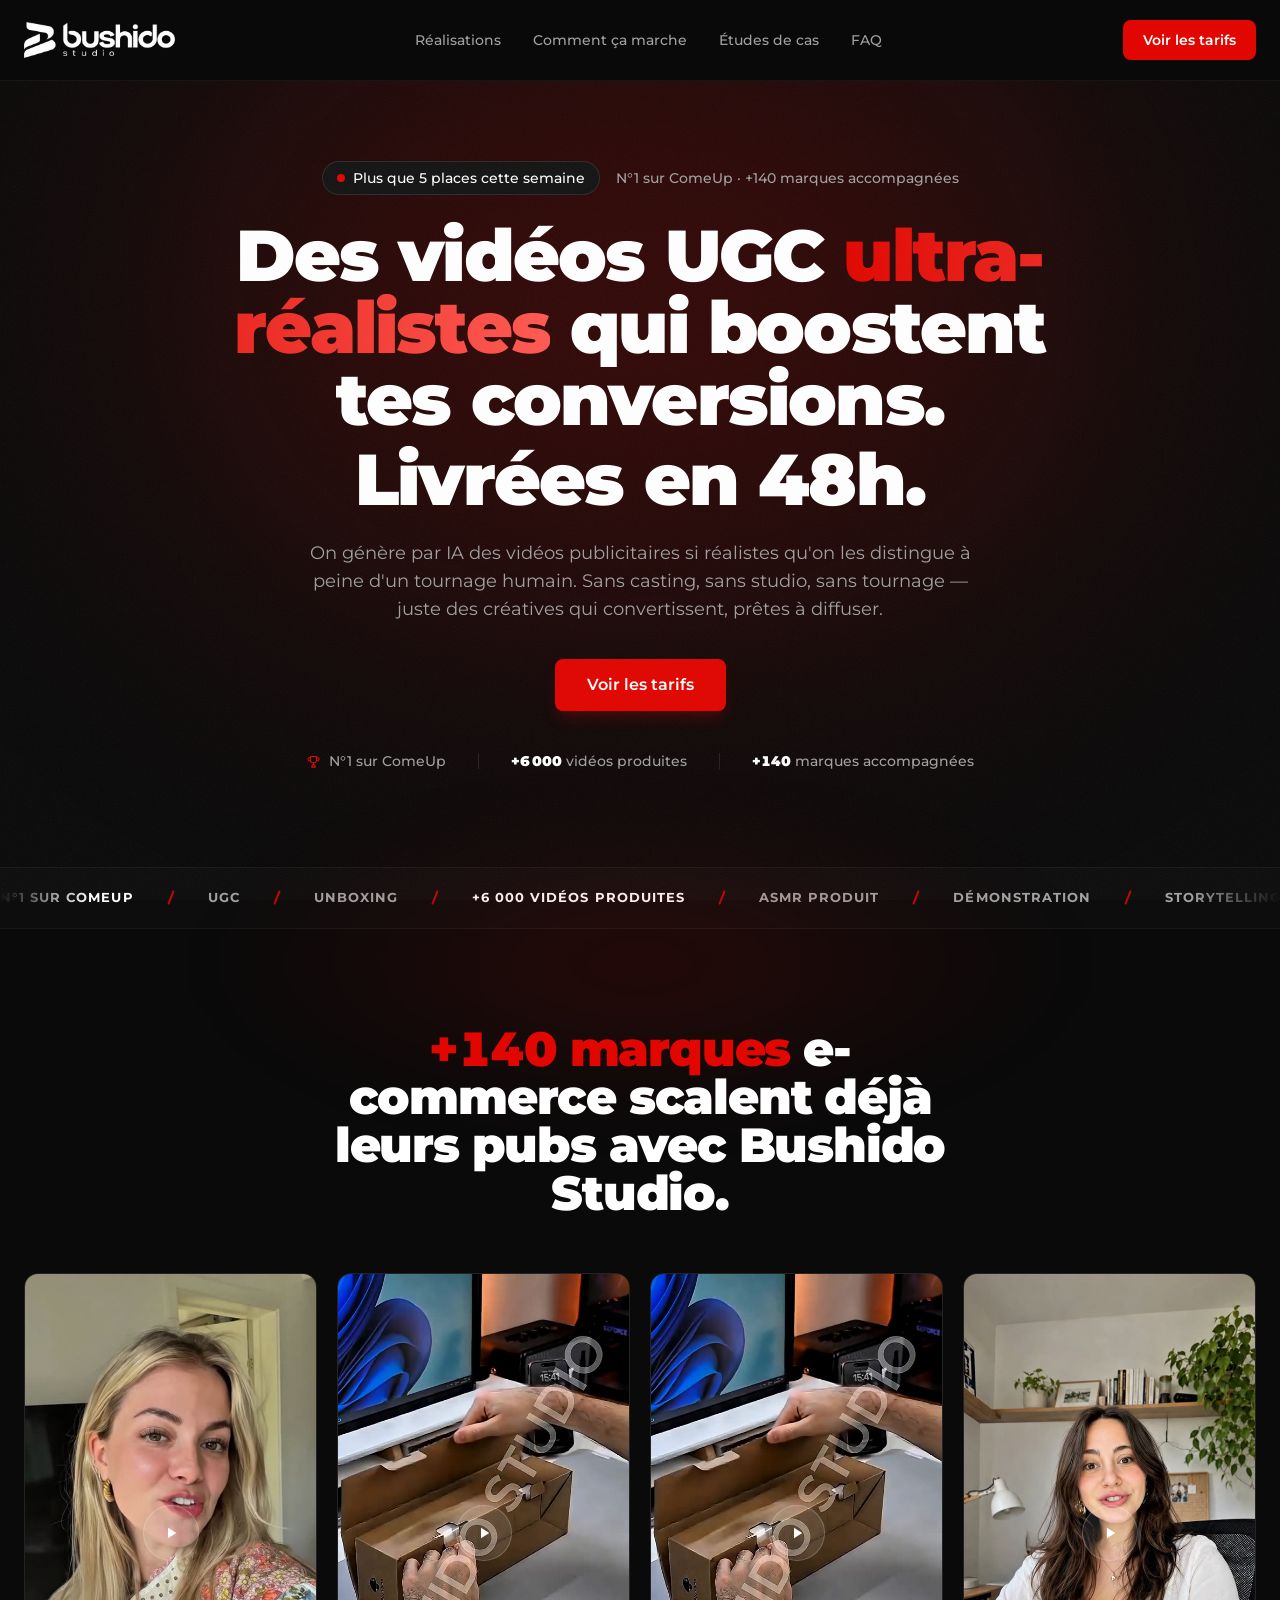
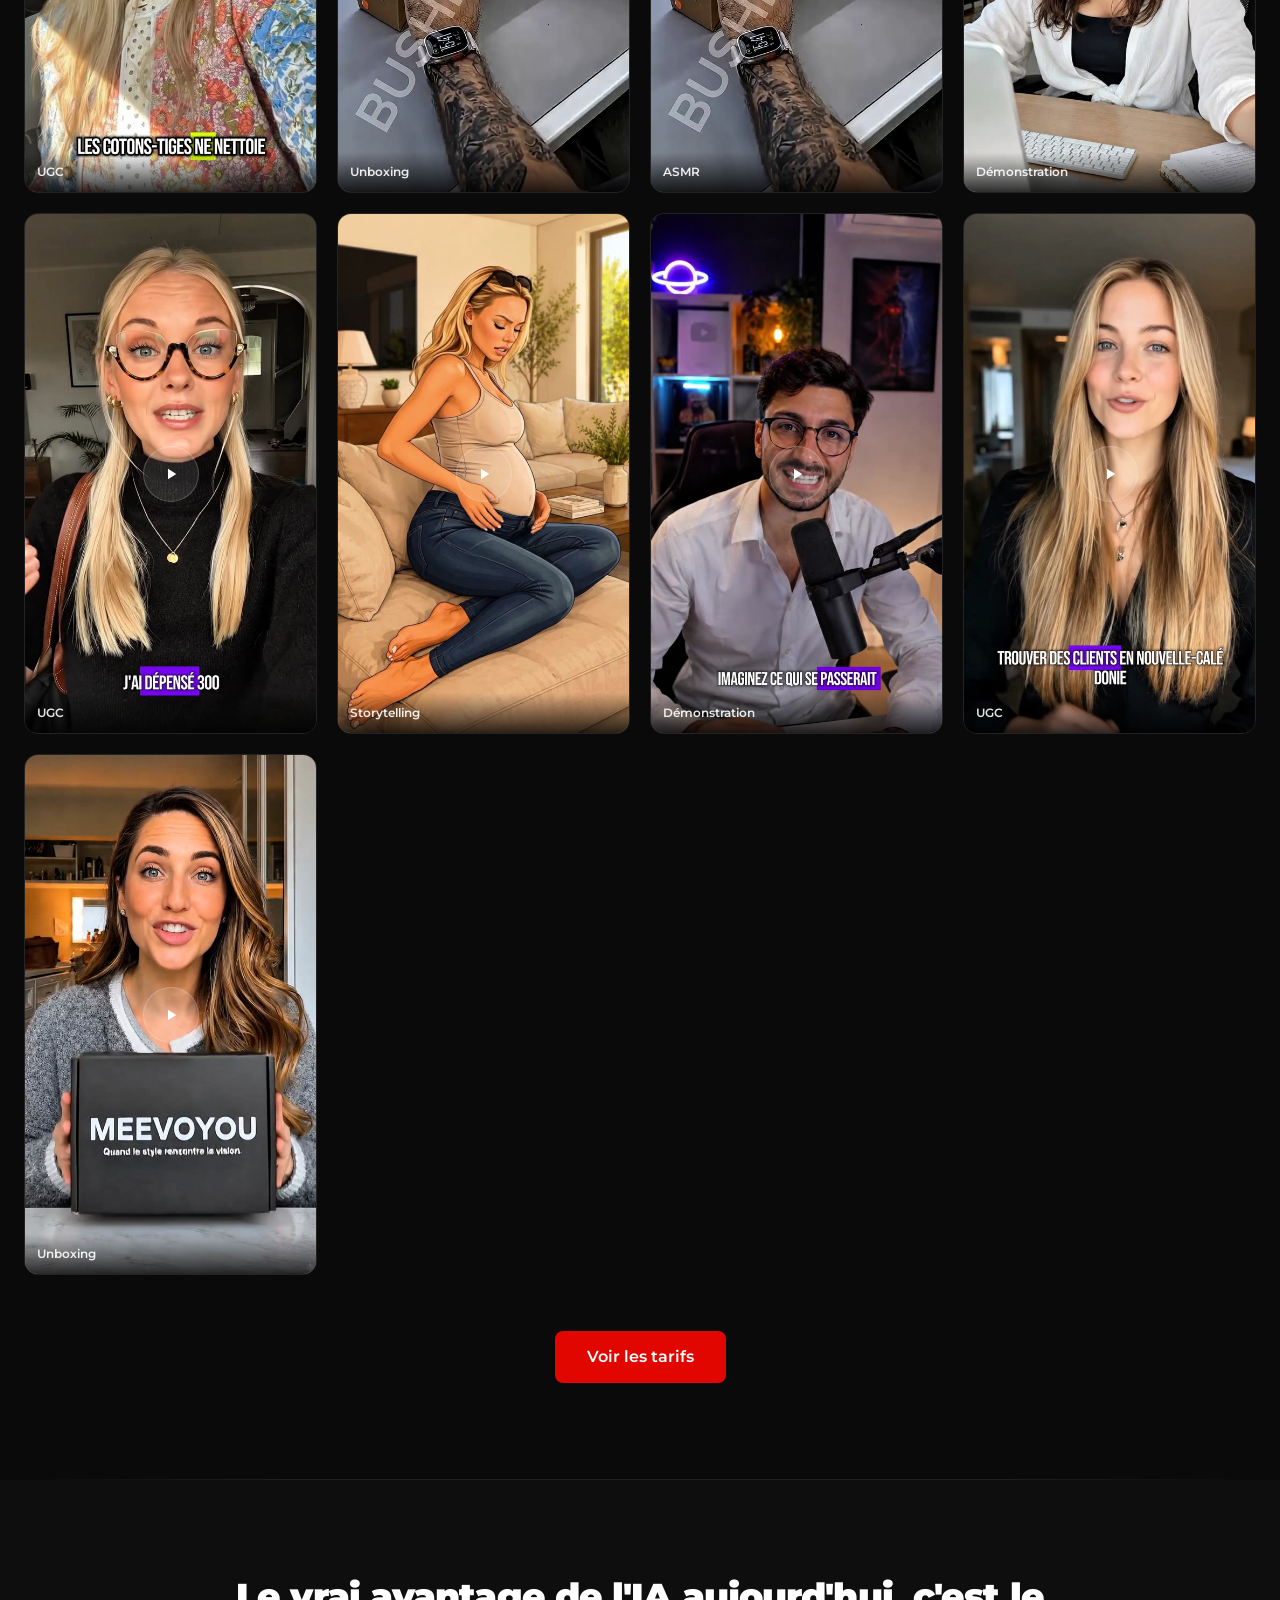
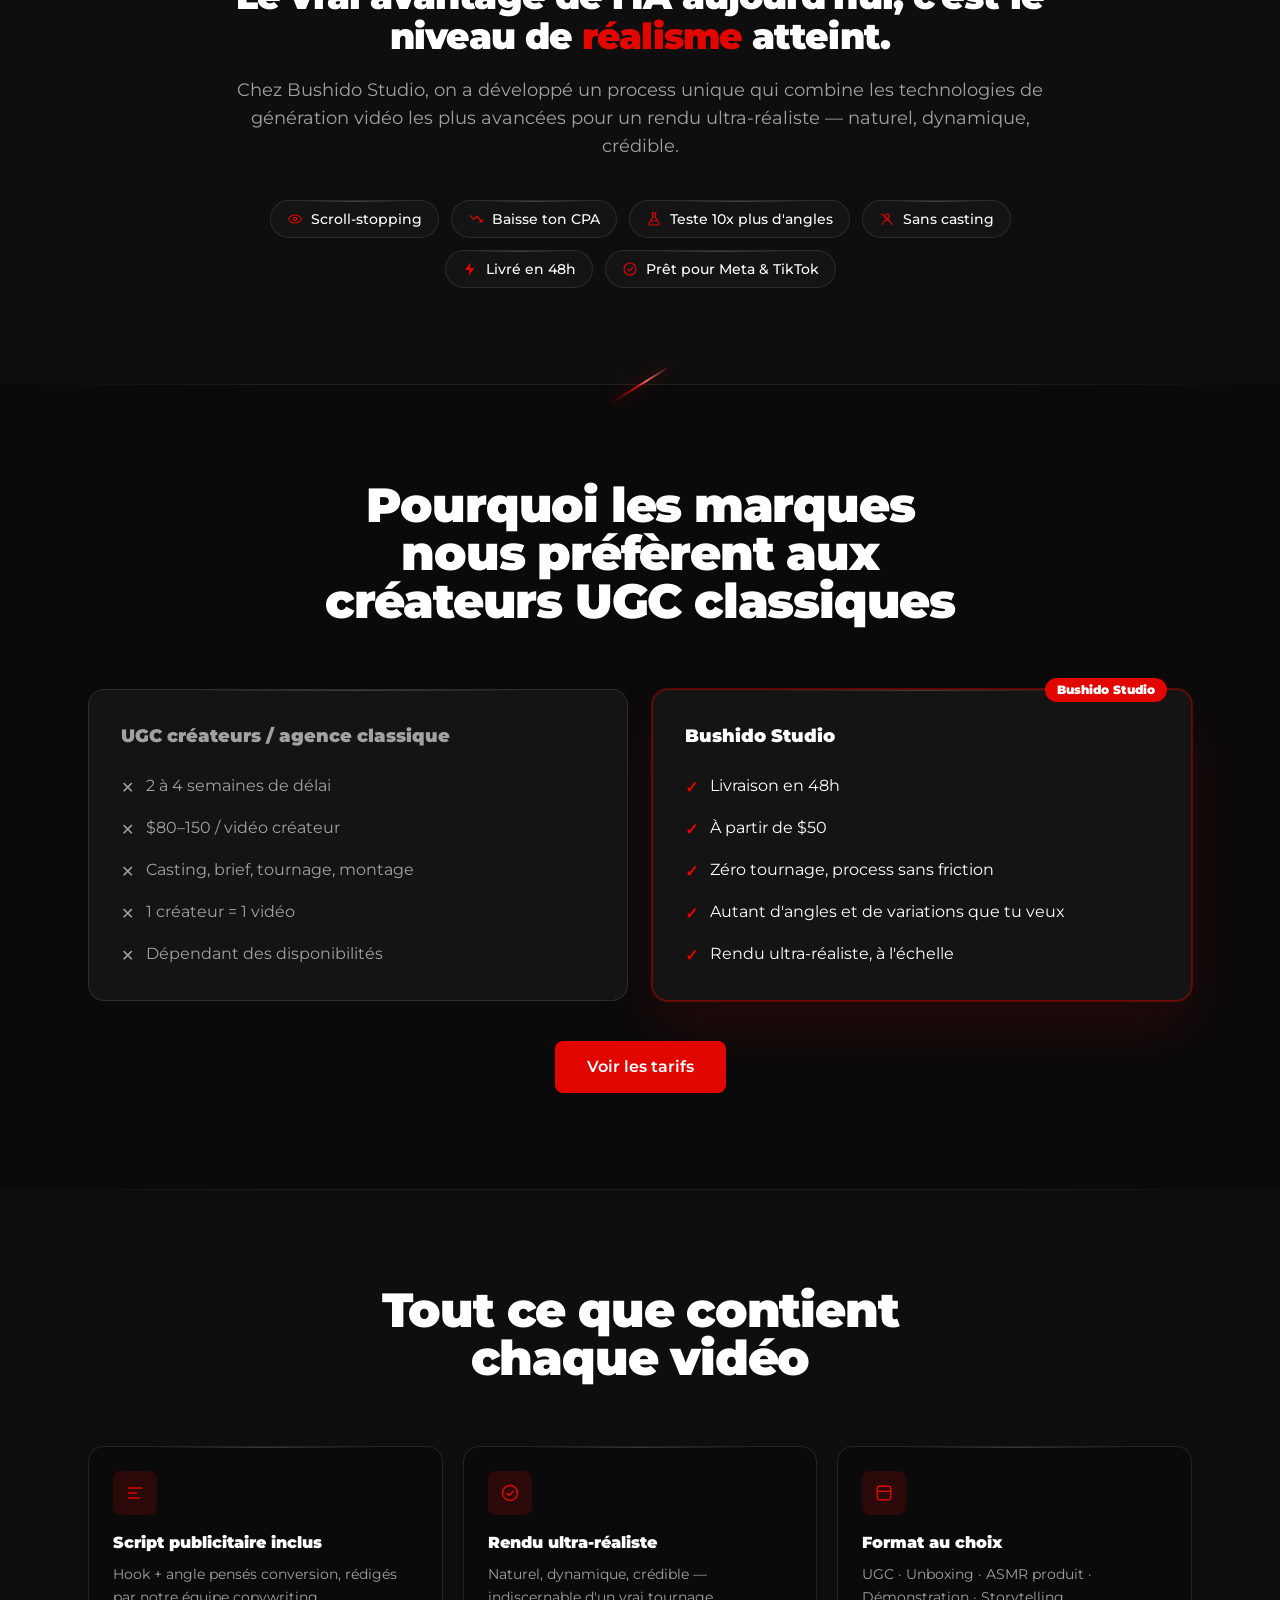
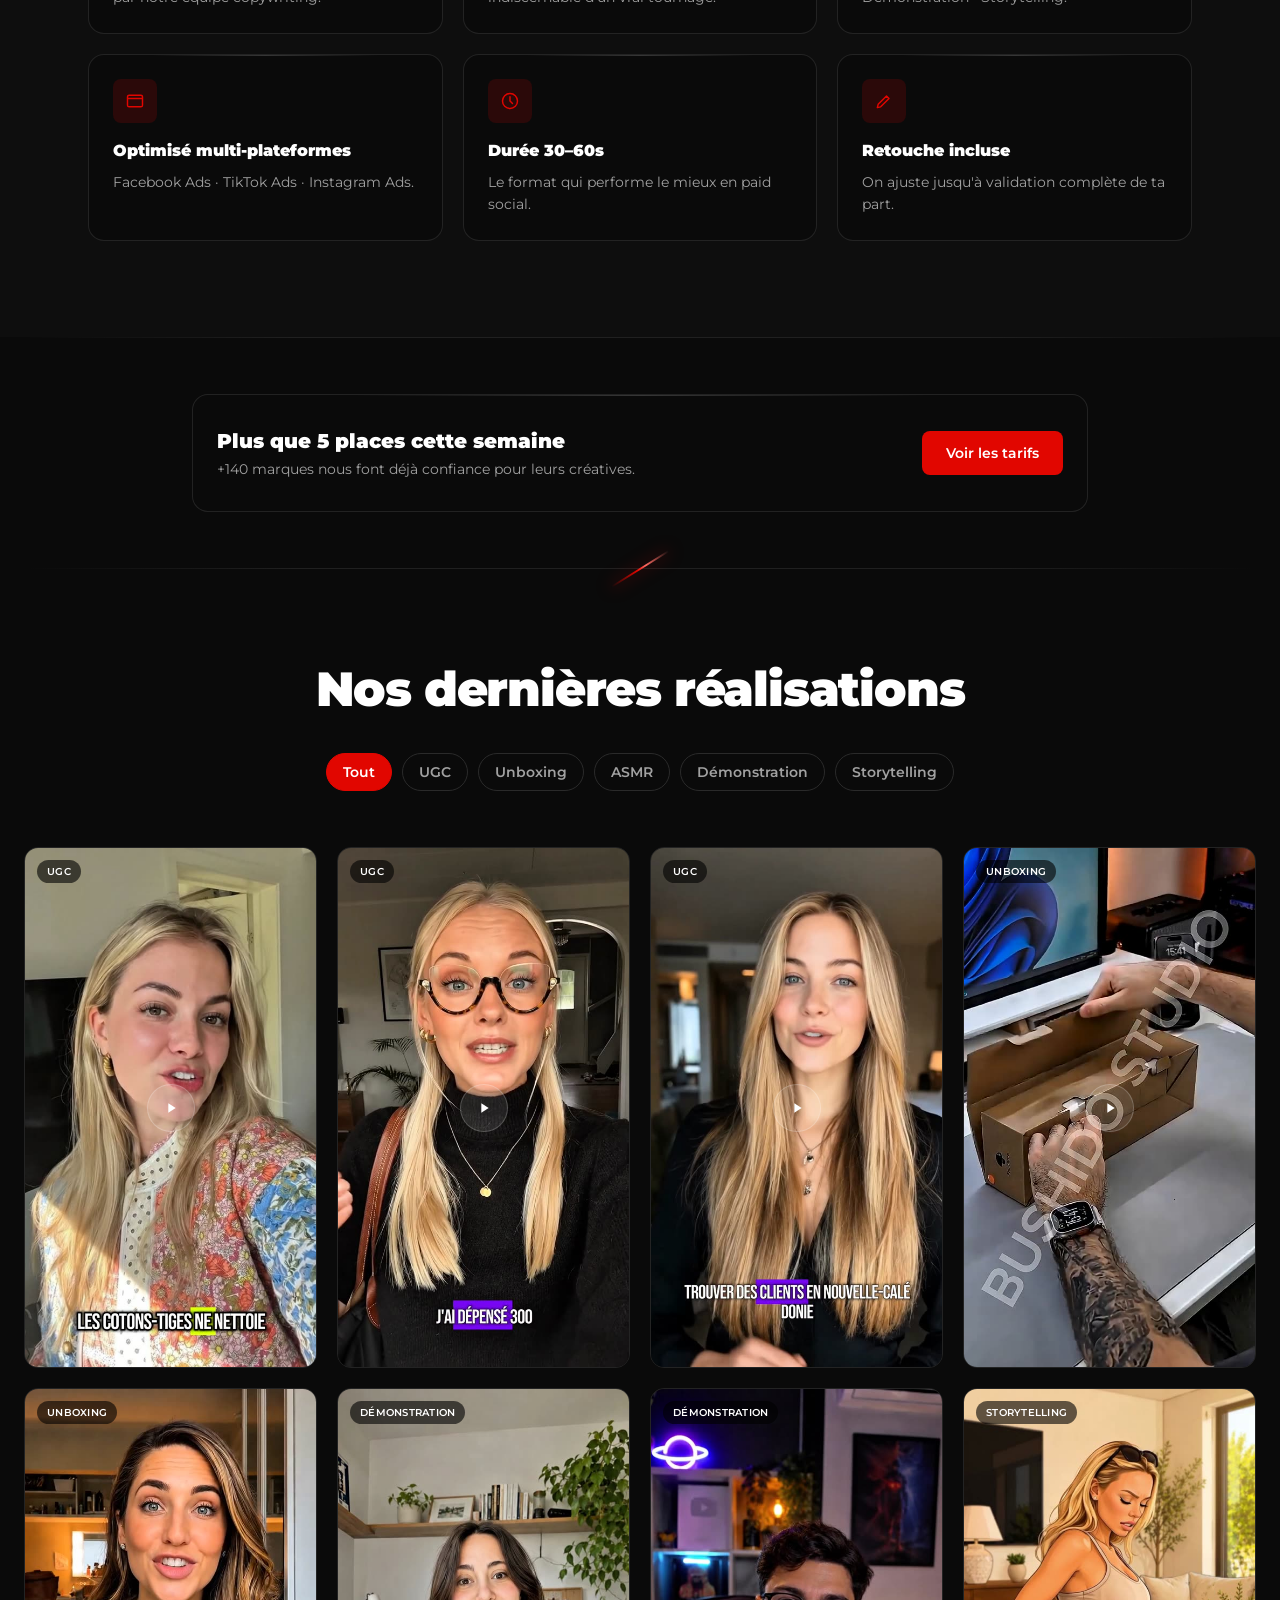
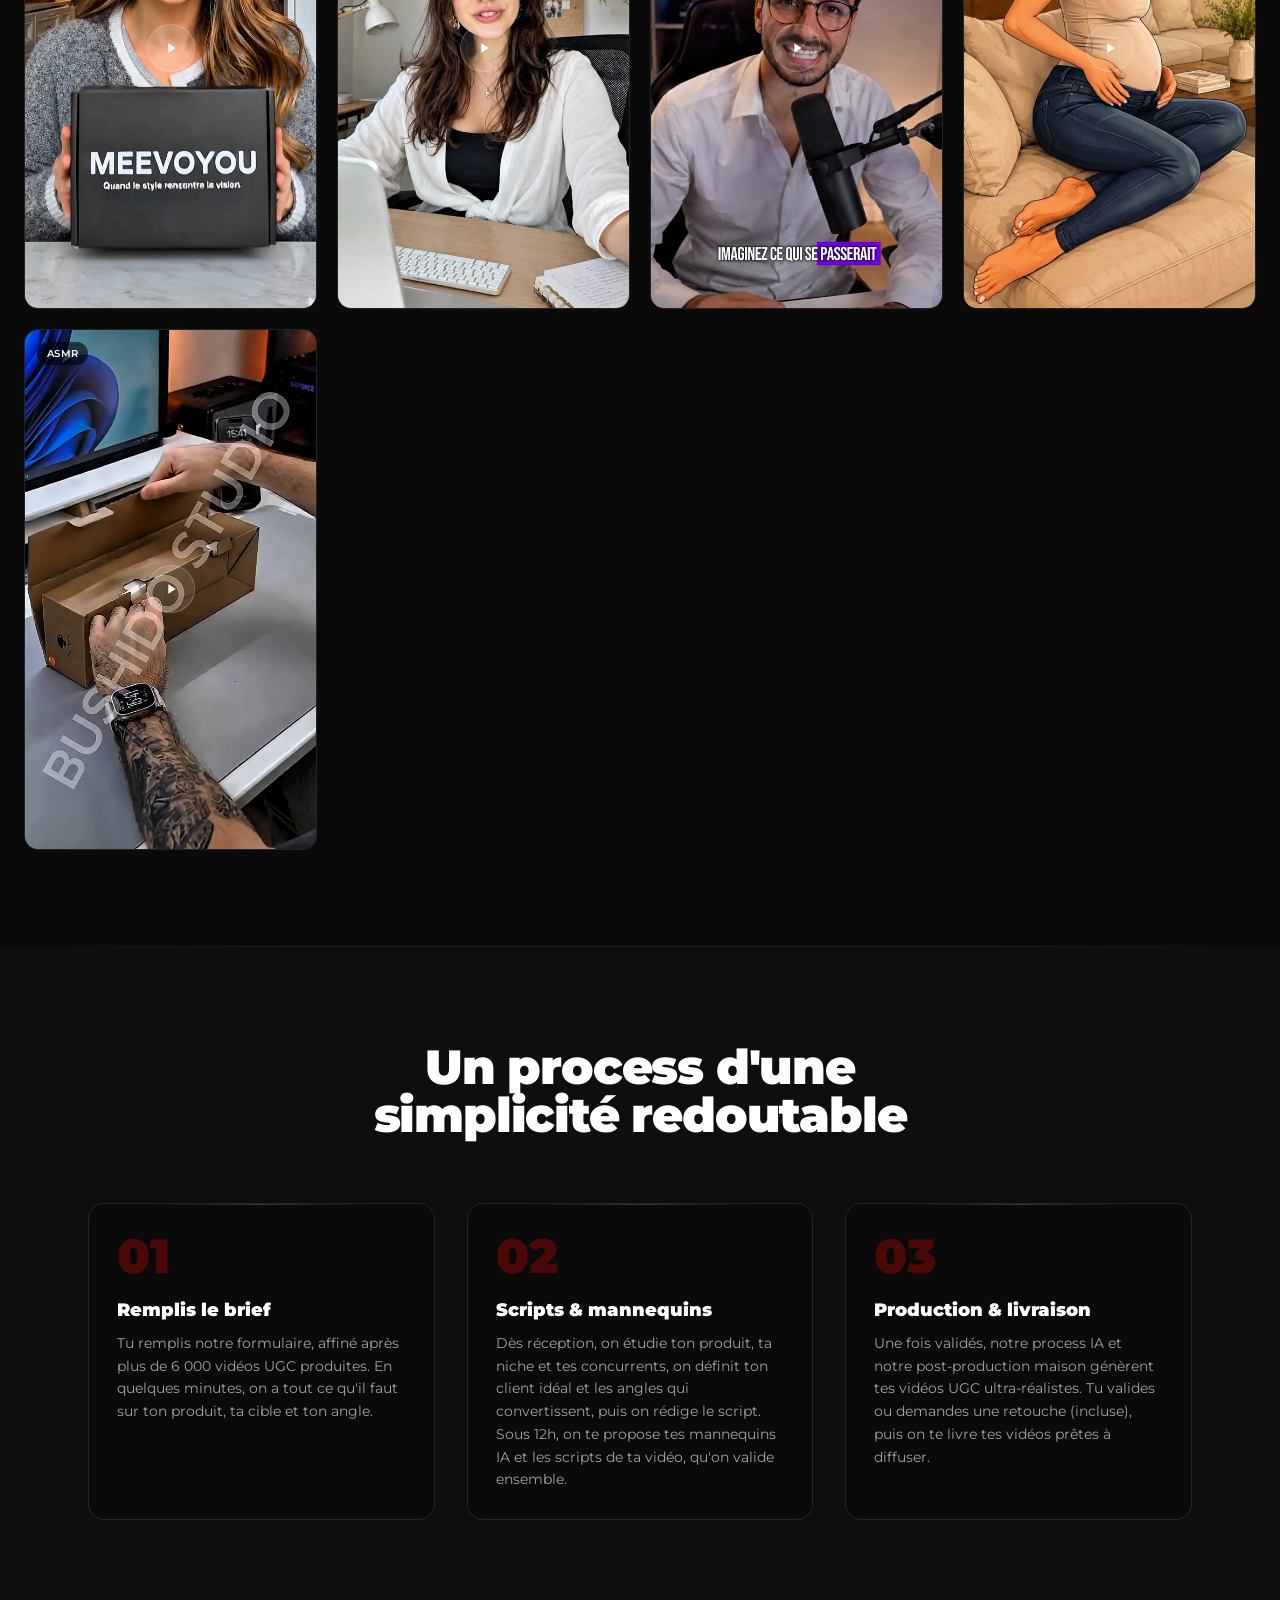
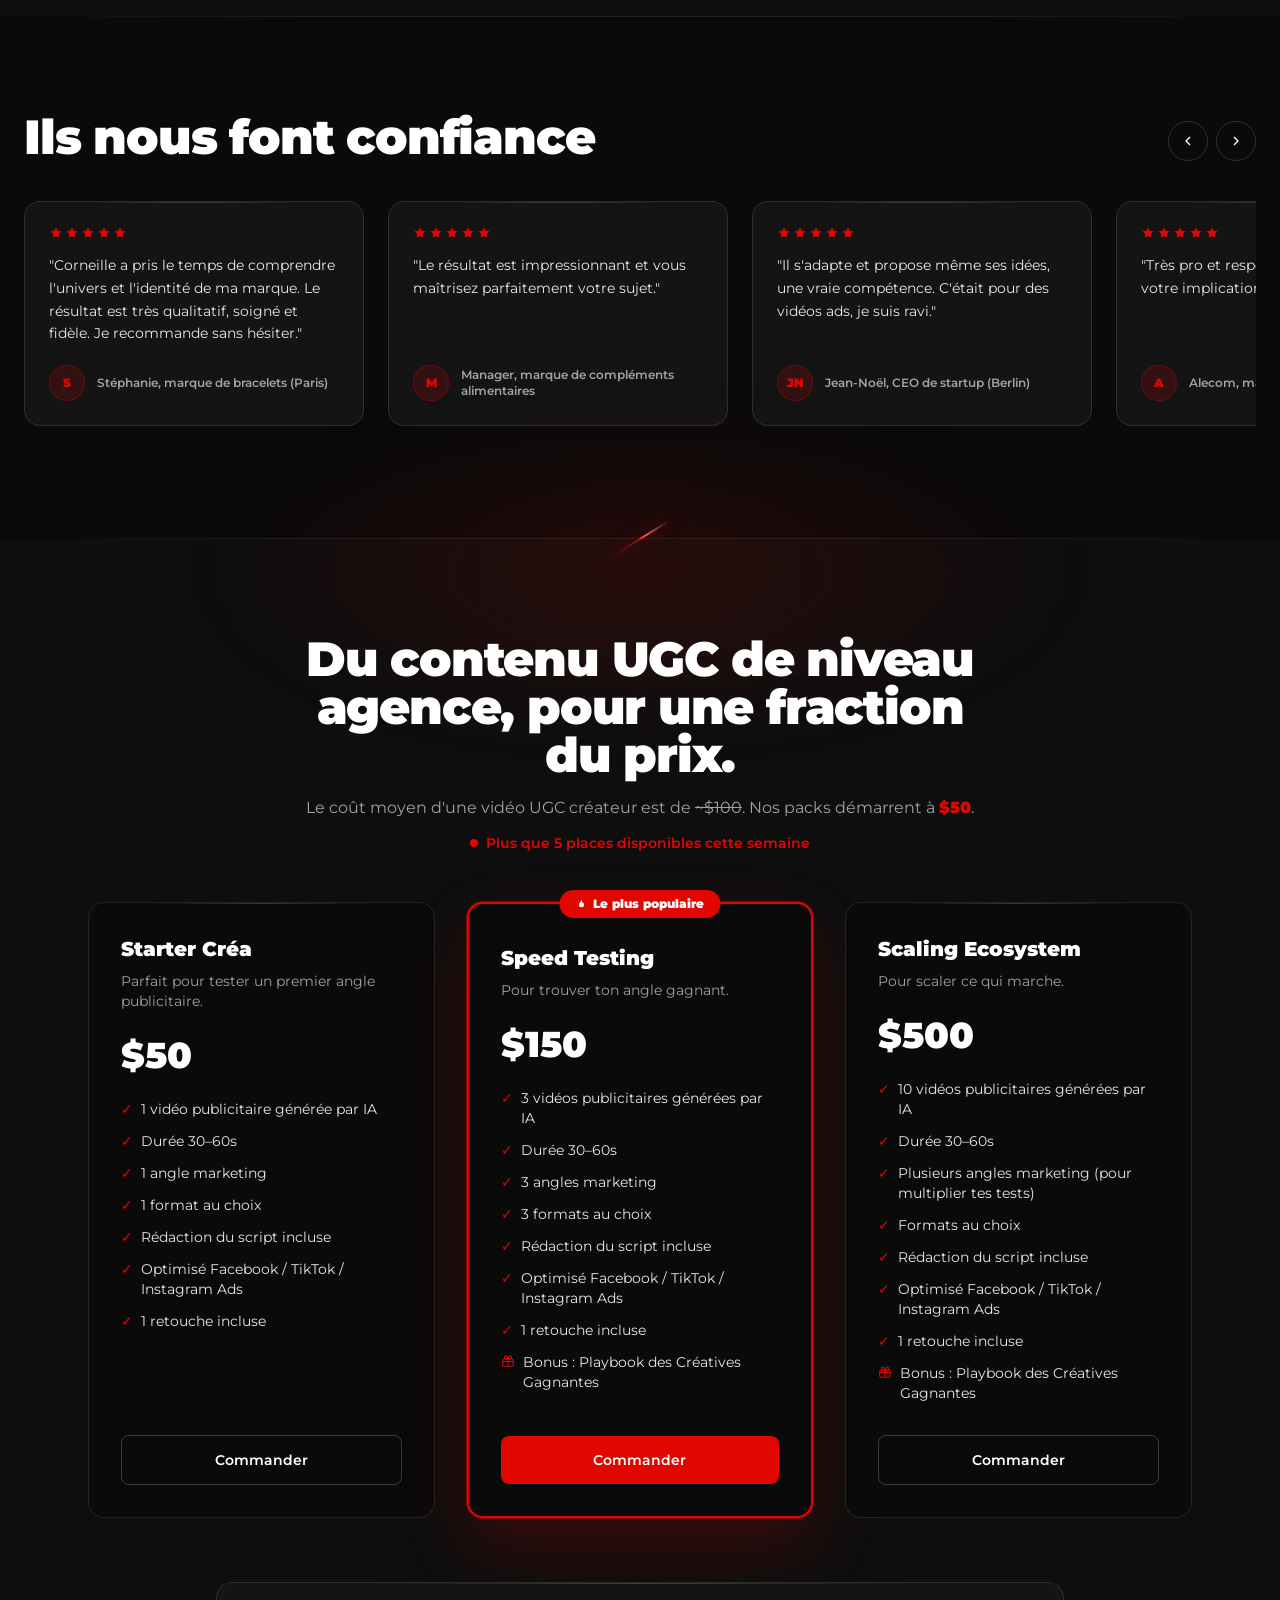
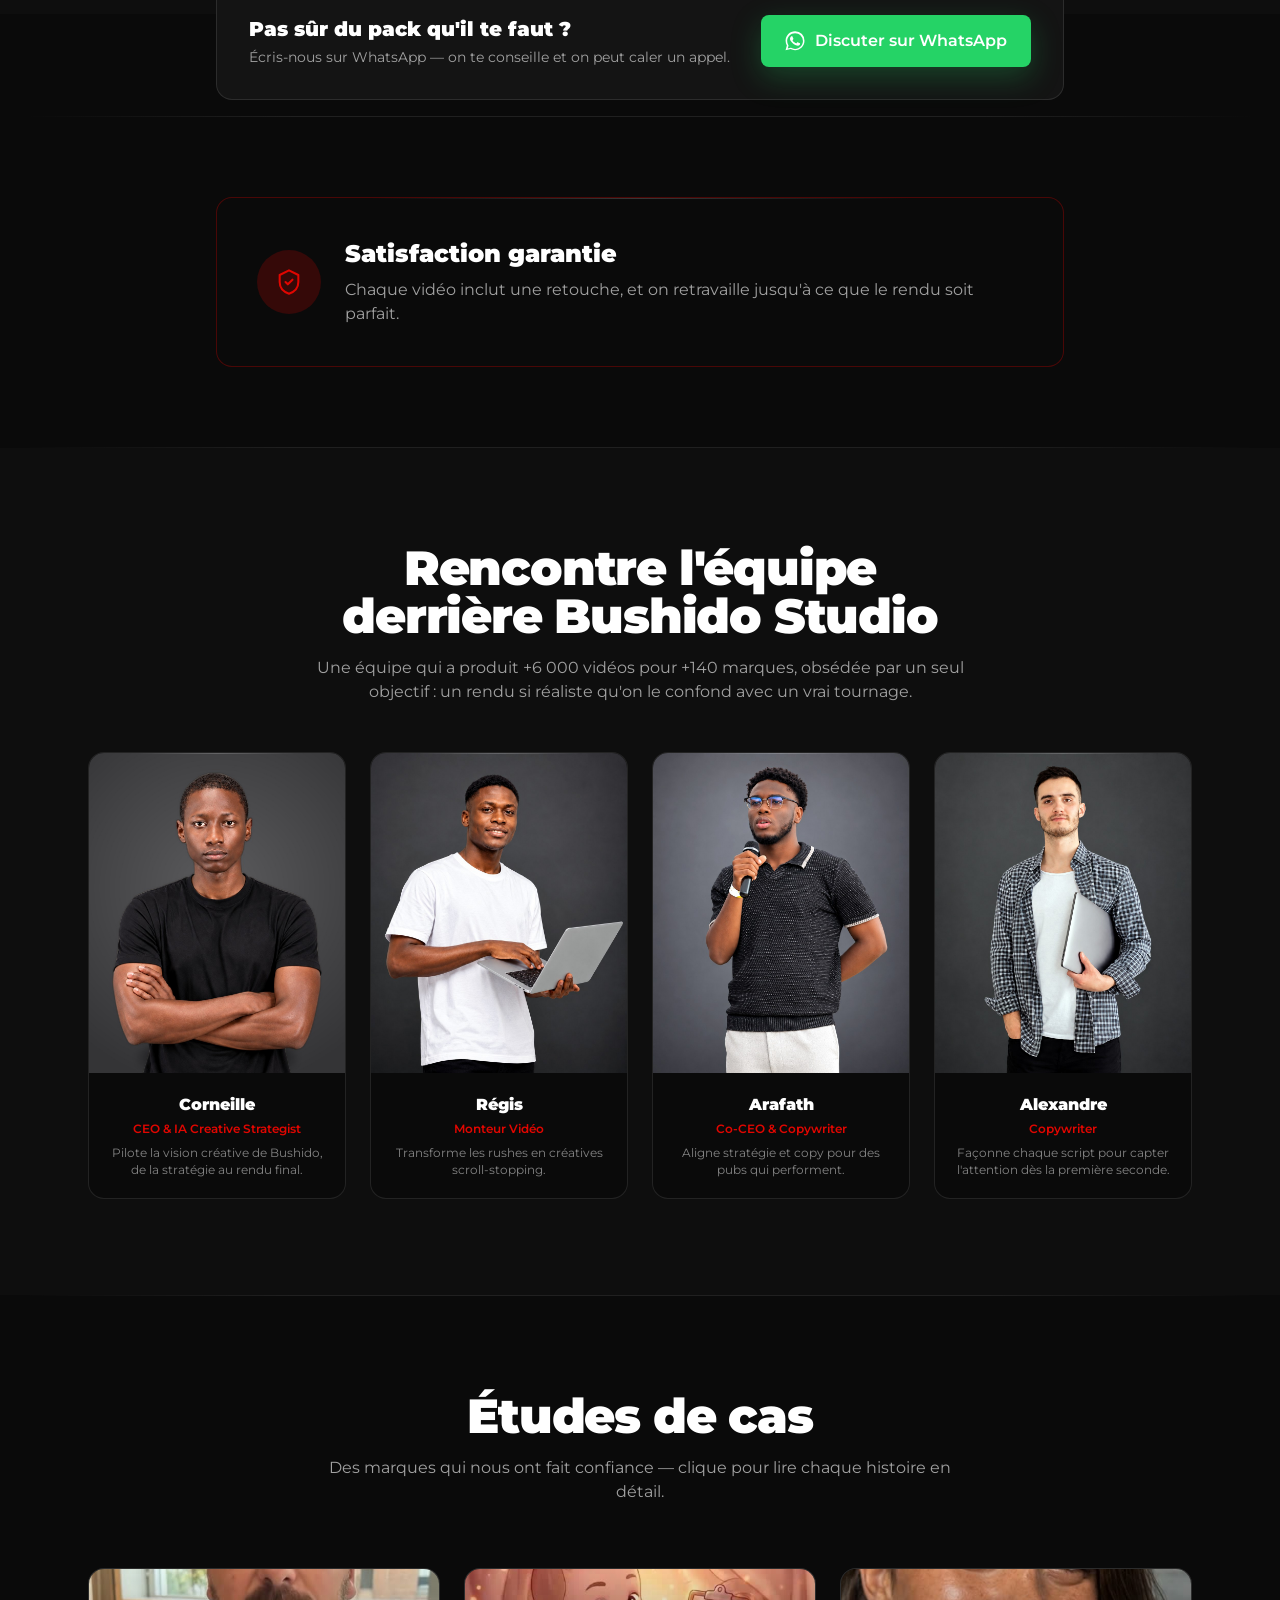
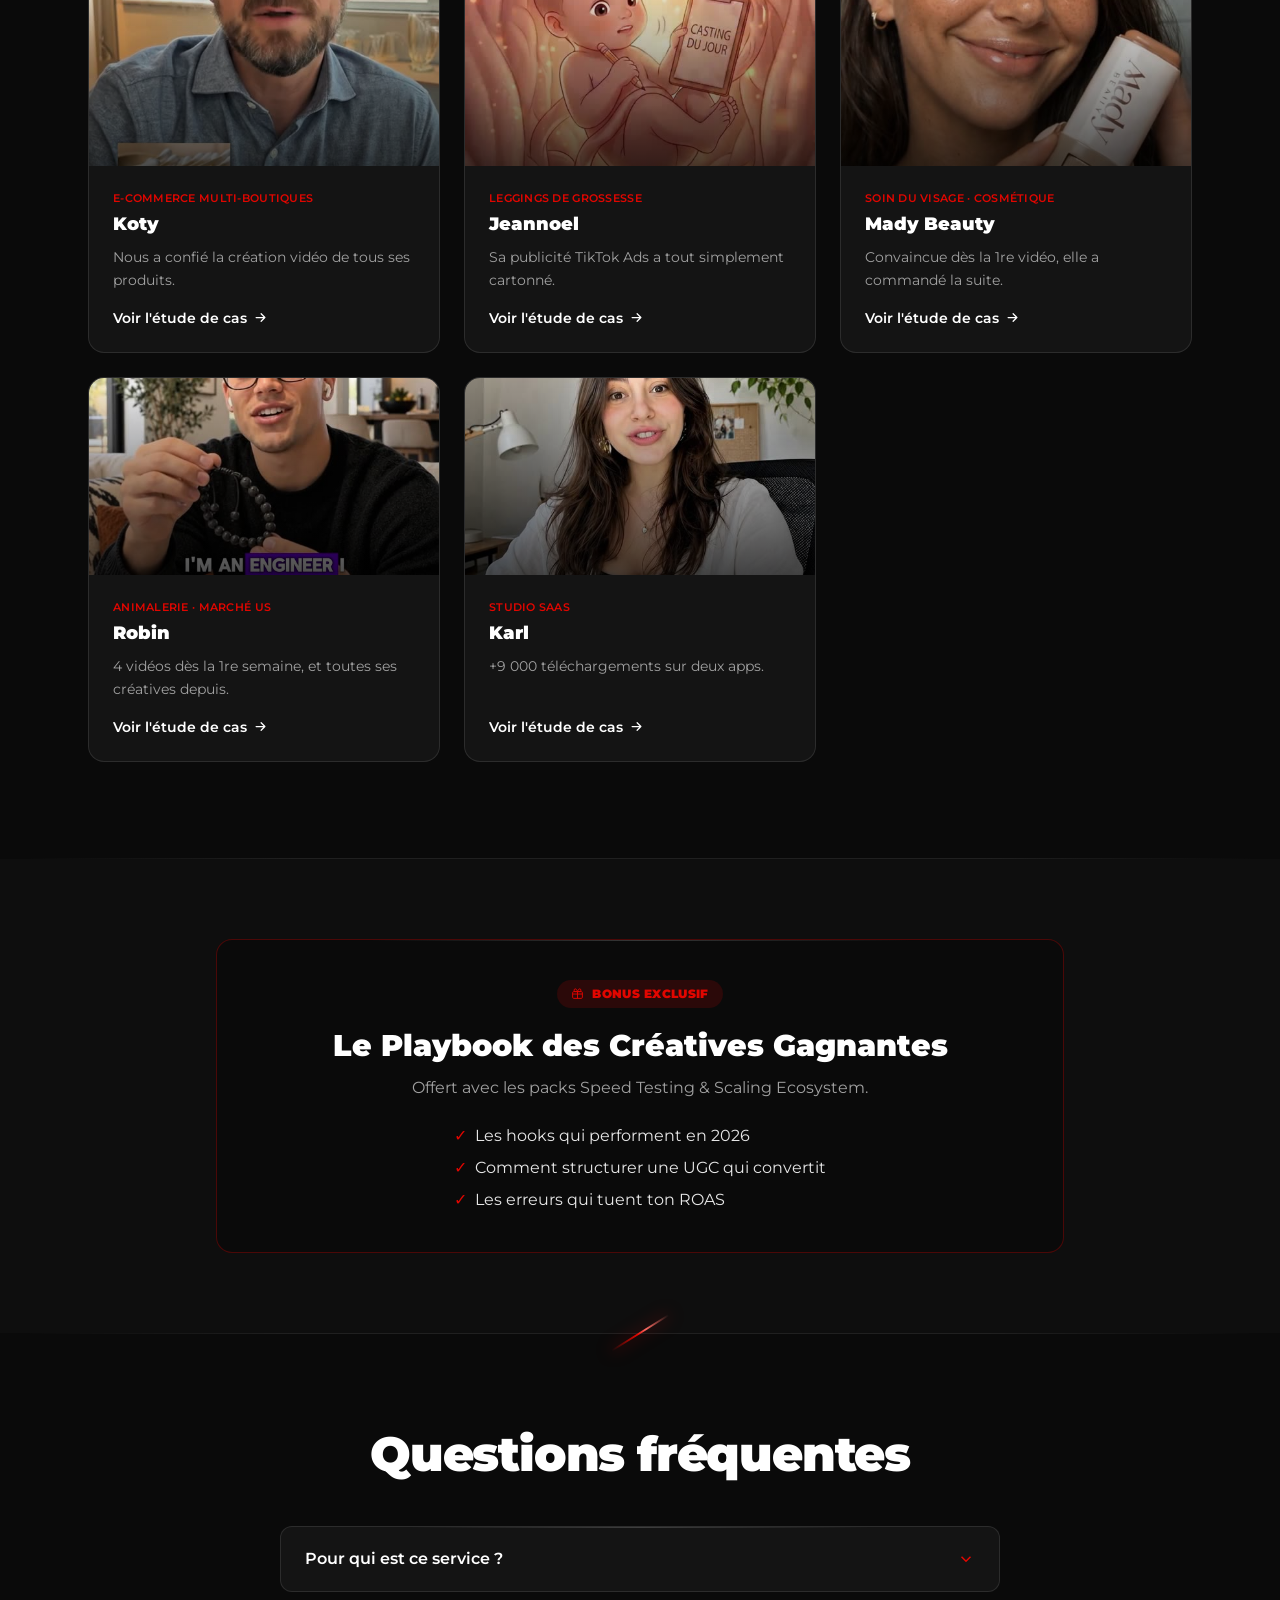
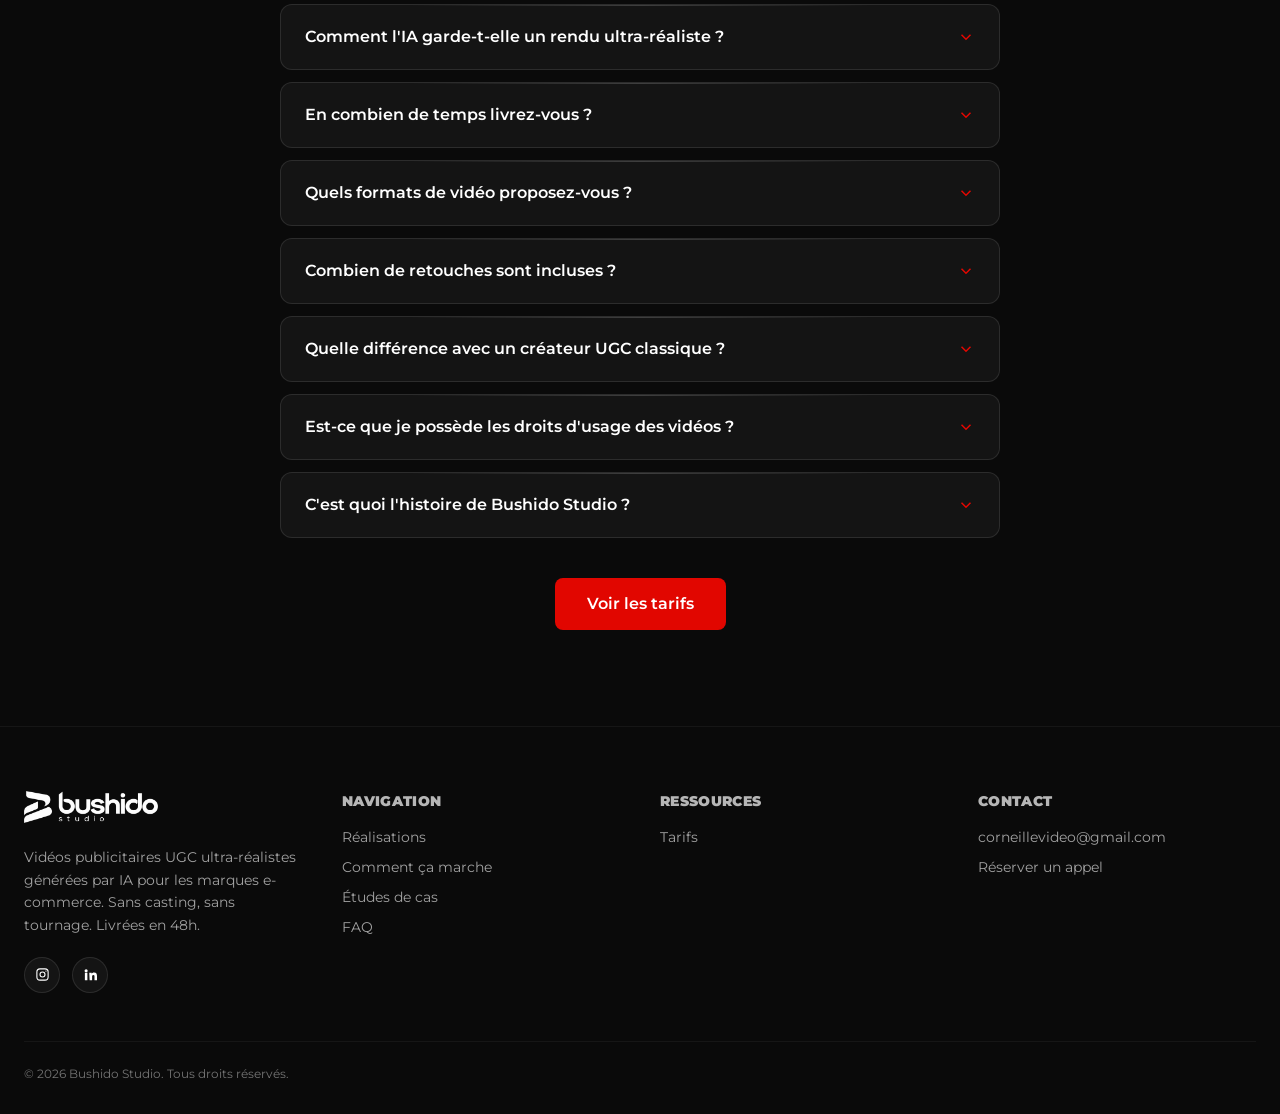
<file: index.html>
<!doctype html>
<html lang="fr">
<head>
  <meta charset="UTF-8" />
  <meta name="viewport" content="width=device-width, initial-scale=1.0" />
  <!-- Meta Pixel Code -->
  <script>
    !function(f,b,e,v,n,t,s){if(f.fbq)return;n=f.fbq=function(){n.callMethod?n.callMethod.apply(n,arguments):n.queue.push(arguments)};if(!f._fbq)f._fbq=n;n.push=n;n.loaded=!0;n.version='2.0';n.queue=[];t=b.createElement(e);t.async=!0;t.src=v;s=b.getElementsByTagName(e)[0];s.parentNode.insertBefore(t,s)}(window,document,'script','https://connect.facebook.net/en_US/fbevents.js');
    fbq('init','1843548410307810');
    fbq('track','PageView');
  </script>
  <noscript><img height="1" width="1" style="display:none" src="https://www.facebook.com/tr?id=1843548410307810&ev=PageView&noscript=1"/></noscript>
  <!-- End Meta Pixel Code -->

  <title>Bushido Studio — Vidéos UGC ultra-réalistes générées par IA, livrées en 48h</title>
  <meta name="description" content="Bushido Studio crée des vidéos publicitaires UGC ultra-réalistes générées par IA pour les marques e-commerce, sans casting ni tournage, livrées en 48h." />

  <!-- Favicon : symbole du logo Bushido -->
  <link rel="icon" type="image/png" href="assets/favicon.png" />
  <link rel="apple-touch-icon" href="assets/favicon.png" />

  <!-- Google Fonts -->
  <link rel="preconnect" href="https://fonts.googleapis.com">
  <link rel="preconnect" href="https://fonts.gstatic.com" crossorigin>
  <link href="https://fonts.googleapis.com/css2?family=Montserrat:wght@400;500;600;700;900&display=swap" rel="stylesheet">

<link rel="stylesheet" href="css/tailwind.css"/>

  <link rel="stylesheet" href="css/style.css" />

  <!-- Sans JavaScript, le contenu reste visible (les animations au scroll sont neutralisées) -->
  <noscript>
    <style>
      .reveal { opacity: 1 !important; transform: none !important; }
      #mobile-cta { display: none; }
    </style>
  </noscript>
</head>

<body class="bg-bushido-black text-white font-body antialiased">

  <!-- Grain filmique : texture fixe au-dessus du fond noir -->
  <div class="grain" aria-hidden="true"></div>

  <!-- ============================================================
       HEADER / NAVIGATION (sticky)
  ============================================================= -->
  <header id="site-header" class="sticky top-0 z-40 bg-bushido-black/95 border-b border-white/5 transition-all duration-300">
    <div class="max-w-7xl mx-auto px-4 sm:px-6 h-16 sm:h-20 flex items-center justify-between">
      <!-- Logo — version blanche sur fond sombre. Fichier : assets/logo-bushido-blanc.png -->
      <a href="#" aria-label="Bushido Studio — retour en haut" class="flex items-center">
        <img src="assets/logo-bushido-blanc.png" alt="Bushido Studio"
          width="460" height="110" class="h-7 sm:h-9 w-auto" />
      </a>

      <!-- Nav desktop -->
      <nav class="hidden lg:flex items-center gap-8 text-sm font-medium text-bushido-gray">
        <a href="#realisations" class="hover:text-white transition-colors">Réalisations</a>
        <a href="#process" class="hover:text-white transition-colors">Comment ça marche</a>
        <a href="#etudes-de-cas" class="hover:text-white transition-colors">Études de cas</a>
        <a href="#faq" class="hover:text-white transition-colors">FAQ</a>
      </nav>

      <div class="hidden lg:block">
        <a href="#tarifs" class="inline-flex items-center justify-center px-5 py-2.5 rounded-lg bg-bushido-red hover:bg-bushido-red-hover text-white text-sm font-semibold transition-colors">
          Voir les tarifs
        </a>
      </div>

      <!-- Bouton menu mobile -->
      <button id="mobile-menu-btn" aria-expanded="false" aria-label="Ouvrir le menu"
        class="lg:hidden w-10 h-10 flex items-center justify-center rounded-lg border border-white/10 text-white">
        <svg width="20" height="20" viewBox="0 0 24 24" fill="none" stroke="currentColor" stroke-width="2">
          <path d="M3 6h18M3 12h18M3 18h18" stroke-linecap="round" />
        </svg>
      </button>
    </div>

    <!-- Nav mobile -->
    <div id="mobile-menu" class="lg:hidden border-t border-white/5 bg-bushido-black">
      <nav class="flex flex-col px-4 sm:px-6 py-4 gap-1 text-sm font-medium text-bushido-gray">
        <a href="#realisations" class="py-2.5 hover:text-white transition-colors">Réalisations</a>
        <a href="#process" class="py-2.5 hover:text-white transition-colors">Comment ça marche</a>
        <a href="#etudes-de-cas" class="py-2.5 hover:text-white transition-colors">Études de cas</a>
        <a href="#faq" class="py-2.5 hover:text-white transition-colors">FAQ</a>
        <a href="#tarifs" class="mt-2 inline-flex items-center justify-center px-5 py-3 rounded-lg bg-bushido-red text-white text-sm font-semibold">
          Voir les tarifs
        </a>
      </nav>
    </div>
  </header>

  <main>
    <!-- ============================================================
         1. HERO
    ============================================================= -->
    <section id="hero" class="relative overflow-hidden pt-14 sm:pt-20 pb-16 sm:pb-24">
      <!-- Glow décoratif -->
      <div class="pointer-events-none absolute top-[-10%] left-1/2 -translate-x-1/2 w-[900px] h-[600px] bg-bushido-red/20 blur-[140px] rounded-full"></div>

      <div class="relative max-w-4xl mx-auto px-4 sm:px-6 text-center">

        <!-- Micro-preuve -->
        <div class="reveal flex flex-col sm:flex-row items-center justify-center gap-2 sm:gap-4 mb-6">
          <span class="inline-flex items-center gap-2 px-3.5 py-1.5 rounded-full bg-bushido-card border border-white/10 text-xs sm:text-sm font-medium">
            <span class="w-2 h-2 rounded-full bg-bushido-red pulse-dot"></span>
            Plus que 5 places cette semaine
          </span>
          <span class="text-xs sm:text-sm text-bushido-gray font-medium">
            N°1 sur ComeUp · +140 marques accompagnées
          </span>
        </div>

        <h1 class="reveal reveal-delay-1 font-heading font-extrabold text-4xl sm:text-6xl lg:text-7xl leading-[1.05] tracking-tight">
          Des vidéos UGC <span class="text-gradient-red">ultra-réalistes</span> qui boostent tes conversions.
          <span class="block mt-2">Livrées en 48h.</span>
        </h1>

        <p class="reveal reveal-delay-2 mt-6 text-base sm:text-lg text-bushido-gray max-w-2xl mx-auto leading-relaxed">
          On génère par IA des vidéos publicitaires si réalistes qu'on les distingue à peine d'un tournage humain.
          Sans casting, sans studio, sans tournage — juste des créatives qui convertissent, prêtes à diffuser.
        </p>

        <div class="reveal reveal-delay-3 mt-9 flex flex-col sm:flex-row items-center justify-center gap-3 sm:gap-4">
          <a href="#tarifs"
            class="w-full sm:w-auto inline-flex items-center justify-center px-8 py-3.5 rounded-lg bg-bushido-red hover:bg-bushido-red-hover text-white font-semibold text-sm sm:text-base transition-colors shadow-lg shadow-bushido-red/20">
            Voir les tarifs
          </a>
        </div>

        <!-- Bandeau de preuve (chiffres animés au scroll) -->
        <div class="reveal reveal-delay-4 mt-10 flex flex-wrap items-center justify-center gap-x-8 gap-y-3 text-xs sm:text-sm text-bushido-gray font-medium">
          <span class="inline-flex items-center gap-2">
            <svg width="15" height="15" viewBox="0 0 24 24" fill="none" stroke="#E10600" stroke-width="1.75" aria-hidden="true">
              <path d="M7 4h10v5a5 5 0 0 1-10 0V4z" stroke-linejoin="round"/>
              <path d="M7 6H4.5A2.5 2.5 0 0 0 7 10.5M17 6h2.5A2.5 2.5 0 0 1 17 10.5" stroke-linecap="round"/>
              <path d="M12 14v3.5M9 21h6M9.5 21l.6-3.5h3.8l.6 3.5" stroke-linecap="round" stroke-linejoin="round"/>
            </svg>
            N°1 sur ComeUp
          </span>
          <span class="hidden sm:block w-px h-4 bg-white/10"></span>
          <span>
            <span class="text-white font-bold tabular">+<span data-count-to="6000">0</span></span> vidéos produites
          </span>
          <span class="hidden sm:block w-px h-4 bg-white/10"></span>
          <span>
            <span class="text-white font-bold tabular">+<span data-count-to="140">0</span></span> marques accompagnées
          </span>
        </div>
      </div>
    </section>

    <!-- ============================================================
         BANDEAU MARQUEE (formats + chiffres clés, défilement continu)
    ============================================================= -->
    <section aria-label="Formats et chiffres clés" class="py-5 border-y border-white/5 bg-bushido-card/30">
      <div class="marquee">
        <div class="marquee-track">
          <!-- Groupe 1 -->
          <div class="marquee-group">
            <span class="marquee-item accent">N°1 sur ComeUp</span><span class="marquee-sep"></span>
            <span class="marquee-item">UGC</span><span class="marquee-sep"></span>
            <span class="marquee-item">Unboxing</span><span class="marquee-sep"></span>
            <span class="marquee-item accent">+6 000 vidéos produites</span><span class="marquee-sep"></span>
            <span class="marquee-item">ASMR produit</span><span class="marquee-sep"></span>
            <span class="marquee-item">Démonstration</span><span class="marquee-sep"></span>
            <span class="marquee-item">Storytelling</span><span class="marquee-sep"></span>
            <span class="marquee-item accent">+140 marques accompagnées</span><span class="marquee-sep"></span>
            <span class="marquee-item">Livré en 48h</span><span class="marquee-sep"></span>
          </div>
          <!-- Groupe 2 : copie identique pour la boucle sans saut -->
          <div class="marquee-group" aria-hidden="true">
            <span class="marquee-item accent">N°1 sur ComeUp</span><span class="marquee-sep"></span>
            <span class="marquee-item">UGC</span><span class="marquee-sep"></span>
            <span class="marquee-item">Unboxing</span><span class="marquee-sep"></span>
            <span class="marquee-item accent">+6 000 vidéos produites</span><span class="marquee-sep"></span>
            <span class="marquee-item">ASMR produit</span><span class="marquee-sep"></span>
            <span class="marquee-item">Démonstration</span><span class="marquee-sep"></span>
            <span class="marquee-item">Storytelling</span><span class="marquee-sep"></span>
            <span class="marquee-item accent">+140 marques accompagnées</span><span class="marquee-sep"></span>
            <span class="marquee-item">Livré en 48h</span><span class="marquee-sep"></span>
          </div>
        </div>
      </div>
    </section>

    <!-- ============================================================
         2. MUR DE RÉALISATIONS
    ============================================================= -->
    <section id="realisations" class="py-16 sm:py-24 section-glow">
      <div class="max-w-7xl mx-auto px-4 sm:px-6">
        <div class="reveal text-center max-w-2xl mx-auto mb-10 sm:mb-14">
          <h2 class="font-heading font-extrabold text-3xl sm:text-4xl lg:text-5xl tracking-tight">
            <span class="text-bushido-red tabular">+<span data-count-to="140">0</span> marques</span> e-commerce scalent déjà leurs pubs avec Bushido Studio.
          </h2>
        </div>

        <!-- Mur de réalisations — vidéos réelles (survol = aperçu muet, clic = lightbox) -->
        <div class="grid grid-cols-2 sm:grid-cols-3 lg:grid-cols-4 gap-4 sm:gap-5">
          <div class="video-card reveal" data-label="UGC — Bushido Studio" data-video-src="assets/videos/UGC_01.mp4">
            <img src="assets/videos/posters/UGC_01.jpg" alt="Aperçu vidéo UGC" loading="lazy" class="video-poster" />
            <div class="absolute inset-0 flex items-center justify-center z-10 pointer-events-none">
              <div class="play-btn w-12 h-12 sm:w-14 sm:h-14 rounded-full bg-white/10 border border-white/20 flex items-center justify-center">
                <svg width="18" height="18" viewBox="0 0 24 24" fill="none"><path d="M8 5v14l11-7-11-7z" fill="white"/></svg>
              </div>
            </div>
            <div class="absolute bottom-0 inset-x-0 p-3 z-10 pointer-events-none bg-gradient-to-t from-black/80 to-transparent">
              <p class="text-xs font-semibold text-white/90">UGC</p>
            </div>
          </div>
          <div class="video-card reveal reveal-delay-1" data-label="Unboxing — Bushido Studio" data-video-src="assets/videos/Unboxing_01.mp4">
            <img src="assets/videos/posters/Unboxing_01.jpg" alt="Aperçu vidéo Unboxing" loading="lazy" class="video-poster" />
            <div class="absolute inset-0 flex items-center justify-center z-10 pointer-events-none">
              <div class="play-btn w-12 h-12 sm:w-14 sm:h-14 rounded-full bg-white/10 border border-white/20 flex items-center justify-center">
                <svg width="18" height="18" viewBox="0 0 24 24" fill="none"><path d="M8 5v14l11-7-11-7z" fill="white"/></svg>
              </div>
            </div>
            <div class="absolute bottom-0 inset-x-0 p-3 z-10 pointer-events-none bg-gradient-to-t from-black/80 to-transparent">
              <p class="text-xs font-semibold text-white/90">Unboxing</p>
            </div>
          </div>
          <div class="video-card reveal reveal-delay-2" data-label="ASMR — Bushido Studio" data-video-src="assets/videos/ASMR_01.mp4">
            <img src="assets/videos/posters/ASMR_01.jpg" alt="Aperçu vidéo ASMR" loading="lazy" class="video-poster" />
            <div class="absolute inset-0 flex items-center justify-center z-10 pointer-events-none">
              <div class="play-btn w-12 h-12 sm:w-14 sm:h-14 rounded-full bg-white/10 border border-white/20 flex items-center justify-center">
                <svg width="18" height="18" viewBox="0 0 24 24" fill="none"><path d="M8 5v14l11-7-11-7z" fill="white"/></svg>
              </div>
            </div>
            <div class="absolute bottom-0 inset-x-0 p-3 z-10 pointer-events-none bg-gradient-to-t from-black/80 to-transparent">
              <p class="text-xs font-semibold text-white/90">ASMR</p>
            </div>
          </div>
          <div class="video-card reveal reveal-delay-3" data-label="Démonstration — Bushido Studio" data-video-src="assets/videos/Demo_01.mp4">
            <img src="assets/videos/posters/Demo_01.jpg" alt="Aperçu vidéo Démonstration" loading="lazy" class="video-poster" />
            <div class="absolute inset-0 flex items-center justify-center z-10 pointer-events-none">
              <div class="play-btn w-12 h-12 sm:w-14 sm:h-14 rounded-full bg-white/10 border border-white/20 flex items-center justify-center">
                <svg width="18" height="18" viewBox="0 0 24 24" fill="none"><path d="M8 5v14l11-7-11-7z" fill="white"/></svg>
              </div>
            </div>
            <div class="absolute bottom-0 inset-x-0 p-3 z-10 pointer-events-none bg-gradient-to-t from-black/80 to-transparent">
              <p class="text-xs font-semibold text-white/90">Démonstration</p>
            </div>
          </div>
          <div class="video-card reveal" data-label="UGC — Bushido Studio" data-video-src="assets/videos/UGC_02.mp4">
            <img src="assets/videos/posters/UGC_02.jpg" alt="Aperçu vidéo UGC" loading="lazy" class="video-poster" />
            <div class="absolute inset-0 flex items-center justify-center z-10 pointer-events-none">
              <div class="play-btn w-12 h-12 sm:w-14 sm:h-14 rounded-full bg-white/10 border border-white/20 flex items-center justify-center">
                <svg width="18" height="18" viewBox="0 0 24 24" fill="none"><path d="M8 5v14l11-7-11-7z" fill="white"/></svg>
              </div>
            </div>
            <div class="absolute bottom-0 inset-x-0 p-3 z-10 pointer-events-none bg-gradient-to-t from-black/80 to-transparent">
              <p class="text-xs font-semibold text-white/90">UGC</p>
            </div>
          </div>
          <div class="video-card reveal reveal-delay-1" data-label="Storytelling — Bushido Studio" data-video-src="assets/videos/Storytelling_01.mp4">
            <img src="assets/videos/posters/Storytelling_01.jpg" alt="Aperçu vidéo Storytelling" loading="lazy" class="video-poster" />
            <div class="absolute inset-0 flex items-center justify-center z-10 pointer-events-none">
              <div class="play-btn w-12 h-12 sm:w-14 sm:h-14 rounded-full bg-white/10 border border-white/20 flex items-center justify-center">
                <svg width="18" height="18" viewBox="0 0 24 24" fill="none"><path d="M8 5v14l11-7-11-7z" fill="white"/></svg>
              </div>
            </div>
            <div class="absolute bottom-0 inset-x-0 p-3 z-10 pointer-events-none bg-gradient-to-t from-black/80 to-transparent">
              <p class="text-xs font-semibold text-white/90">Storytelling</p>
            </div>
          </div>
          <div class="video-card reveal reveal-delay-2 hidden sm:block" data-label="Démonstration — Bushido Studio" data-video-src="assets/videos/Demo_02.mp4">
            <img src="assets/videos/posters/Demo_02.jpg" alt="Aperçu vidéo Démonstration" loading="lazy" class="video-poster" />
            <div class="absolute inset-0 flex items-center justify-center z-10 pointer-events-none">
              <div class="play-btn w-12 h-12 sm:w-14 sm:h-14 rounded-full bg-white/10 border border-white/20 flex items-center justify-center">
                <svg width="18" height="18" viewBox="0 0 24 24" fill="none"><path d="M8 5v14l11-7-11-7z" fill="white"/></svg>
              </div>
            </div>
            <div class="absolute bottom-0 inset-x-0 p-3 z-10 pointer-events-none bg-gradient-to-t from-black/80 to-transparent">
              <p class="text-xs font-semibold text-white/90">Démonstration</p>
            </div>
          </div>
          <div class="video-card reveal reveal-delay-3 hidden lg:block" data-label="UGC — Bushido Studio" data-video-src="assets/videos/UGC_03.mp4">
            <img src="assets/videos/posters/UGC_03.jpg" alt="Aperçu vidéo UGC" loading="lazy" class="video-poster" />
            <div class="absolute inset-0 flex items-center justify-center z-10 pointer-events-none">
              <div class="play-btn w-12 h-12 sm:w-14 sm:h-14 rounded-full bg-white/10 border border-white/20 flex items-center justify-center">
                <svg width="18" height="18" viewBox="0 0 24 24" fill="none"><path d="M8 5v14l11-7-11-7z" fill="white"/></svg>
              </div>
            </div>
            <div class="absolute bottom-0 inset-x-0 p-3 z-10 pointer-events-none bg-gradient-to-t from-black/80 to-transparent">
              <p class="text-xs font-semibold text-white/90">UGC</p>
            </div>
          </div>
          <div class="video-card reveal hidden lg:block" data-label="Unboxing — Bushido Studio" data-video-src="assets/videos/Unboxing_02.mp4">
            <img src="assets/videos/posters/Unboxing_02.jpg" alt="Aperçu vidéo Unboxing" loading="lazy" class="video-poster" />
            <div class="absolute inset-0 flex items-center justify-center z-10 pointer-events-none">
              <div class="play-btn w-12 h-12 sm:w-14 sm:h-14 rounded-full bg-white/10 border border-white/20 flex items-center justify-center">
                <svg width="18" height="18" viewBox="0 0 24 24" fill="none"><path d="M8 5v14l11-7-11-7z" fill="white"/></svg>
              </div>
            </div>
            <div class="absolute bottom-0 inset-x-0 p-3 z-10 pointer-events-none bg-gradient-to-t from-black/80 to-transparent">
              <p class="text-xs font-semibold text-white/90">Unboxing</p>
            </div>
          </div>
        </div>

        <div class="reveal mt-10 sm:mt-14 text-center">
          <a href="#tarifs" class="inline-flex items-center justify-center px-8 py-3.5 rounded-lg bg-bushido-red hover:bg-bushido-red-hover text-white font-semibold text-sm sm:text-base transition-colors">
            Voir les tarifs
          </a>
        </div>
      </div>
    </section>

    <div class="max-w-7xl mx-auto px-4 sm:px-6"><div class="hairline"></div></div>

    <!-- ============================================================
         3. BÉNÉFICES + PROMESSE
    ============================================================= -->
    <section id="benefices" class="py-16 sm:py-24 bg-bushido-card/40">
      <div class="max-w-4xl mx-auto px-4 sm:px-6 text-center">
        <p class="reveal font-heading font-bold text-2xl sm:text-3xl lg:text-4xl leading-snug tracking-tight">
          Le vrai avantage de l'IA aujourd'hui, c'est le niveau de <span class="text-bushido-red">réalisme</span> atteint.
        </p>
        <p class="reveal reveal-delay-1 mt-5 text-bushido-gray text-base sm:text-lg leading-relaxed">
          Chez Bushido Studio, on a développé un process unique qui combine les technologies de génération vidéo
          les plus avancées pour un rendu ultra-réaliste — naturel, dynamique, crédible.
        </p>

        <!-- Badges bénéfices (icônes SVG custom) -->
        <div class="reveal reveal-delay-2 mt-10 flex flex-wrap items-center justify-center gap-3">
          <span class="premium-card inline-flex items-center gap-2 px-4 py-2 rounded-full bg-bushido-card border border-white/10 text-sm font-medium">
            <svg width="16" height="16" viewBox="0 0 24 24" fill="none" stroke="#E10600" stroke-width="1.75" aria-hidden="true">
              <path d="M2 12s3.6-6 10-6 10 6 10 6-3.6 6-10 6-10-6-10-6z"/><circle cx="12" cy="12" r="2.5"/>
            </svg>
            Scroll-stopping
          </span>
          <span class="premium-card inline-flex items-center gap-2 px-4 py-2 rounded-full bg-bushido-card border border-white/10 text-sm font-medium">
            <svg width="16" height="16" viewBox="0 0 24 24" fill="none" stroke="#E10600" stroke-width="1.75" stroke-linecap="round" stroke-linejoin="round" aria-hidden="true">
              <path d="M3 7l5.5 5.5L13 8l8 8"/><path d="M21 12.5V16h-3.5"/>
            </svg>
            Baisse ton CPA
          </span>
          <span class="premium-card inline-flex items-center gap-2 px-4 py-2 rounded-full bg-bushido-card border border-white/10 text-sm font-medium">
            <svg width="16" height="16" viewBox="0 0 24 24" fill="none" stroke="#E10600" stroke-width="1.75" stroke-linecap="round" stroke-linejoin="round" aria-hidden="true">
              <path d="M10 3v6.5L4.6 18a2 2 0 0 0 1.7 3h11.4a2 2 0 0 0 1.7-3L14 9.5V3"/><path d="M8.5 3h7M7 15h10"/>
            </svg>
            Teste 10x plus d'angles
          </span>
          <span class="premium-card inline-flex items-center gap-2 px-4 py-2 rounded-full bg-bushido-card border border-white/10 text-sm font-medium">
            <svg width="16" height="16" viewBox="0 0 24 24" fill="none" stroke="#E10600" stroke-width="1.75" stroke-linecap="round" aria-hidden="true">
              <circle cx="12" cy="8" r="3.5"/><path d="M5.5 20a6.8 6.8 0 0 1 10.5-5.2"/><path d="M4 4l16 16"/>
            </svg>
            Sans casting
          </span>
          <span class="premium-card inline-flex items-center gap-2 px-4 py-2 rounded-full bg-bushido-card border border-white/10 text-sm font-medium">
            <svg width="16" height="16" viewBox="0 0 24 24" fill="#E10600" aria-hidden="true">
              <path d="M13 2 4.5 13.5H11L10 22l8.5-11.5H12L13 2z"/>
            </svg>
            Livré en 48h
          </span>
          <span class="premium-card inline-flex items-center gap-2 px-4 py-2 rounded-full bg-bushido-card border border-white/10 text-sm font-medium">
            <svg width="16" height="16" viewBox="0 0 24 24" fill="none" stroke="#E10600" stroke-width="1.75" stroke-linecap="round" stroke-linejoin="round" aria-hidden="true">
              <circle cx="12" cy="12" r="9"/><path d="M8.5 12.5l2.5 2.5 5-5.5"/>
            </svg>
            Prêt pour Meta &amp; TikTok
          </span>
        </div>
      </div>
    </section>

    <div class="max-w-7xl mx-auto px-4 sm:px-6"><div class="hairline sabre"></div></div>

    <!-- ============================================================
         4. COMPARAISON — NOUS VS LES AUTRES
    ============================================================= -->
    <section id="comparaison" class="py-16 sm:py-24">
      <div class="max-w-6xl mx-auto px-4 sm:px-6">
        <div class="reveal text-center max-w-2xl mx-auto mb-12 sm:mb-16">
          <h2 class="font-heading font-extrabold text-3xl sm:text-4xl lg:text-5xl tracking-tight">
            Pourquoi les marques nous préfèrent aux créateurs UGC classiques
          </h2>
        </div>

        <div class="grid md:grid-cols-2 gap-6">
          <!-- Colonne gauche : classique -->
          <div class="reveal premium-card rounded-2xl bg-bushido-card border border-white/10 p-6 sm:p-8 opacity-80">
            <h3 class="font-heading font-bold text-lg text-bushido-gray mb-6">UGC créateurs / agence classique</h3>
            <ul class="space-y-4 text-sm sm:text-base text-bushido-gray">
              <li class="flex items-start gap-3"><span class="mt-0.5">✕</span> 2 à 4 semaines de délai</li>
              <li class="flex items-start gap-3"><span class="mt-0.5">✕</span> $80–150 / vidéo créateur</li>
              <li class="flex items-start gap-3"><span class="mt-0.5">✕</span> Casting, brief, tournage, montage</li>
              <li class="flex items-start gap-3"><span class="mt-0.5">✕</span> 1 créateur = 1 vidéo</li>
              <li class="flex items-start gap-3"><span class="mt-0.5">✕</span> Dépendant des disponibilités</li>
            </ul>
          </div>

          <!-- Colonne droite : Bushido -->
          <div class="reveal reveal-delay-1 premium-card spotlight compare-highlight rounded-2xl bg-bushido-card border border-bushido-red/40 p-6 sm:p-8 relative">
            <span class="absolute -top-3 right-6 px-3 py-1 rounded-full bg-bushido-red text-xs font-bold">Bushido Studio</span>
            <h3 class="font-heading font-bold text-lg text-white mb-6">Bushido Studio</h3>
            <ul class="space-y-4 text-sm sm:text-base text-white">
              <li class="flex items-start gap-3"><span class="mt-0.5 text-bushido-red font-bold">✓</span> Livraison en 48h</li>
              <li class="flex items-start gap-3"><span class="mt-0.5 text-bushido-red font-bold">✓</span> À partir de $50</li>
              <li class="flex items-start gap-3"><span class="mt-0.5 text-bushido-red font-bold">✓</span> Zéro tournage, process sans friction</li>
              <li class="flex items-start gap-3"><span class="mt-0.5 text-bushido-red font-bold">✓</span> Autant d'angles et de variations que tu veux</li>
              <li class="flex items-start gap-3"><span class="mt-0.5 text-bushido-red font-bold">✓</span> Rendu ultra-réaliste, à l'échelle</li>
            </ul>
          </div>
        </div>

        <div class="reveal mt-10 text-center">
          <a href="#tarifs" class="inline-flex items-center justify-center px-8 py-3.5 rounded-lg bg-bushido-red hover:bg-bushido-red-hover text-white font-semibold text-sm sm:text-base transition-colors">
            Voir les tarifs
          </a>
        </div>
      </div>
    </section>

    <div class="max-w-7xl mx-auto px-4 sm:px-6"><div class="hairline"></div></div>

    <!-- ============================================================
         5. CE QUE CONTIENT CHAQUE VIDÉO
    ============================================================= -->
    <section id="inclus" class="py-16 sm:py-24 bg-bushido-card/40">
      <div class="max-w-6xl mx-auto px-4 sm:px-6">
        <div class="reveal text-center max-w-2xl mx-auto mb-12 sm:mb-16">
          <h2 class="font-heading font-extrabold text-3xl sm:text-4xl lg:text-5xl tracking-tight">
            Tout ce que contient chaque vidéo
          </h2>
        </div>

        <div class="grid sm:grid-cols-2 lg:grid-cols-3 gap-5">
          <div class="reveal premium-card spotlight rounded-2xl bg-bushido-black border border-white/10 p-6">
            <div class="w-11 h-11 rounded-lg bg-bushido-red/15 flex items-center justify-center mb-4">
              <svg width="20" height="20" viewBox="0 0 24 24" fill="none" stroke="#E10600" stroke-width="1.75" stroke-linecap="round"><path d="M4 6h16M4 12h10M4 18h13"/></svg>
            </div>
            <h3 class="font-heading font-bold text-base mb-2">Script publicitaire inclus</h3>
            <p class="text-sm text-bushido-gray leading-relaxed">Hook + angle pensés conversion, rédigés par notre équipe copywriting.</p>
          </div>
          <div class="reveal reveal-delay-1 premium-card spotlight rounded-2xl bg-bushido-black border border-white/10 p-6">
            <div class="w-11 h-11 rounded-lg bg-bushido-red/15 flex items-center justify-center mb-4">
              <svg width="20" height="20" viewBox="0 0 24 24" fill="none" stroke="#E10600" stroke-width="1.75" stroke-linecap="round" stroke-linejoin="round"><circle cx="12" cy="12" r="9"/><path d="M8.5 12.5l2.5 2.5 5-5.5"/></svg>
            </div>
            <h3 class="font-heading font-bold text-base mb-2">Rendu ultra-réaliste</h3>
            <p class="text-sm text-bushido-gray leading-relaxed">Naturel, dynamique, crédible — indiscernable d'un vrai tournage.</p>
          </div>
          <div class="reveal reveal-delay-2 premium-card spotlight rounded-2xl bg-bushido-black border border-white/10 p-6">
            <div class="w-11 h-11 rounded-lg bg-bushido-red/15 flex items-center justify-center mb-4">
              <svg width="20" height="20" viewBox="0 0 24 24" fill="none" stroke="#E10600" stroke-width="1.75"><rect x="4" y="4" width="16" height="16" rx="2"/><path d="M4 10h16"/></svg>
            </div>
            <h3 class="font-heading font-bold text-base mb-2">Format au choix</h3>
            <p class="text-sm text-bushido-gray leading-relaxed">UGC · Unboxing · ASMR produit · Démonstration · Storytelling.</p>
          </div>
          <div class="reveal premium-card spotlight rounded-2xl bg-bushido-black border border-white/10 p-6">
            <div class="w-11 h-11 rounded-lg bg-bushido-red/15 flex items-center justify-center mb-4">
              <svg width="20" height="20" viewBox="0 0 24 24" fill="none" stroke="#E10600" stroke-width="1.75"><rect x="3" y="5" width="18" height="14" rx="2"/><path d="M3 9h18"/></svg>
            </div>
            <h3 class="font-heading font-bold text-base mb-2">Optimisé multi-plateformes</h3>
            <p class="text-sm text-bushido-gray leading-relaxed">Facebook Ads · TikTok Ads · Instagram Ads.</p>
          </div>
          <div class="reveal reveal-delay-1 premium-card spotlight rounded-2xl bg-bushido-black border border-white/10 p-6">
            <div class="w-11 h-11 rounded-lg bg-bushido-red/15 flex items-center justify-center mb-4">
              <svg width="20" height="20" viewBox="0 0 24 24" fill="none" stroke="#E10600" stroke-width="1.75" stroke-linecap="round"><circle cx="12" cy="12" r="9"/><path d="M12 7v5l3 3"/></svg>
            </div>
            <h3 class="font-heading font-bold text-base mb-2">Durée 30–60s</h3>
            <p class="text-sm text-bushido-gray leading-relaxed">Le format qui performe le mieux en paid social.</p>
          </div>
          <div class="reveal reveal-delay-2 premium-card spotlight rounded-2xl bg-bushido-black border border-white/10 p-6">
            <div class="w-11 h-11 rounded-lg bg-bushido-red/15 flex items-center justify-center mb-4">
              <svg width="20" height="20" viewBox="0 0 24 24" fill="none" stroke="#E10600" stroke-width="1.75" stroke-linejoin="round"><path d="M4 20l4-1 10-10-3-3L5 16l-1 4z"/></svg>
            </div>
            <h3 class="font-heading font-bold text-base mb-2">Retouche incluse</h3>
            <p class="text-sm text-bushido-gray leading-relaxed">On ajuste jusqu'à validation complète de ta part.</p>
          </div>
        </div>
      </div>
    </section>

    <div class="max-w-7xl mx-auto px-4 sm:px-6"><div class="hairline"></div></div>

    <!-- ============================================================
         CTA TRANSVERSAL 1
    ============================================================= -->
    <section class="py-12 sm:py-14">
      <div class="reveal premium-card spotlight max-w-4xl mx-auto px-4 sm:px-6 flex flex-col sm:flex-row items-center justify-between gap-6 rounded-2xl bg-gradient-to-r from-bushido-red/10 via-bushido-card to-bushido-card border border-white/10 p-6 sm:p-8">
        <div class="text-center sm:text-left">
          <p class="font-heading font-bold text-lg sm:text-xl">Plus que 5 places cette semaine</p>
          <p class="text-sm text-bushido-gray mt-1">+140 marques nous font déjà confiance pour leurs créatives.</p>
        </div>
        <div class="flex gap-3 shrink-0">
          <a href="#tarifs" class="inline-flex items-center justify-center px-6 py-3 rounded-lg bg-bushido-red hover:bg-bushido-red-hover text-white font-semibold text-sm transition-colors">Voir les tarifs</a>
        </div>
      </div>
    </section>

    <div class="max-w-7xl mx-auto px-4 sm:px-6"><div class="hairline sabre"></div></div>

    <!-- ============================================================
         6. PORTFOLIO FILTRABLE
    ============================================================= -->
    <section id="portfolio" class="py-16 sm:py-24">
      <div class="max-w-7xl mx-auto px-4 sm:px-6">
        <div class="reveal text-center max-w-2xl mx-auto mb-10">
          <h2 class="font-heading font-extrabold text-3xl sm:text-4xl lg:text-5xl tracking-tight">
            Nos dernières réalisations
          </h2>
        </div>

        <!-- Filtres -->
        <div class="reveal flex flex-wrap items-center justify-center gap-2.5 mb-10 sm:mb-14">
          <button class="portfolio-filter-btn px-4 py-2 rounded-full text-sm font-semibold border bg-bushido-red text-white border-bushido-red transition-colors" data-filter="all">Tout</button>
          <button class="portfolio-filter-btn px-4 py-2 rounded-full text-sm font-semibold border border-[#2a2a2a] text-bushido-gray hover:text-white transition-colors" data-filter="ugc">UGC</button>
          <button class="portfolio-filter-btn px-4 py-2 rounded-full text-sm font-semibold border border-[#2a2a2a] text-bushido-gray hover:text-white transition-colors" data-filter="unboxing">Unboxing</button>
          <button class="portfolio-filter-btn px-4 py-2 rounded-full text-sm font-semibold border border-[#2a2a2a] text-bushido-gray hover:text-white transition-colors" data-filter="asmr">ASMR</button>
          <button class="portfolio-filter-btn px-4 py-2 rounded-full text-sm font-semibold border border-[#2a2a2a] text-bushido-gray hover:text-white transition-colors" data-filter="demonstration">Démonstration</button>
          <button class="portfolio-filter-btn px-4 py-2 rounded-full text-sm font-semibold border border-[#2a2a2a] text-bushido-gray hover:text-white transition-colors" data-filter="storytelling">Storytelling</button>
        </div>

        <!-- Portfolio filtrable — vidéos réelles par catégorie -->
        <div class="grid grid-cols-2 sm:grid-cols-3 lg:grid-cols-4 gap-4 sm:gap-5">
          <div class="portfolio-item video-card reveal" data-category="ugc" data-label="UGC — Bushido Studio" data-video-src="assets/videos/UGC_01.mp4">
            <img src="assets/videos/posters/UGC_01.jpg" alt="Aperçu vidéo UGC" loading="lazy" class="video-poster" />
            <div class="absolute inset-0 flex items-center justify-center z-10 pointer-events-none">
              <div class="play-btn w-12 h-12 rounded-full bg-white/10 border border-white/20 flex items-center justify-center">
                <svg width="16" height="16" viewBox="0 0 24 24" fill="none"><path d="M8 5v14l11-7-11-7z" fill="white"/></svg>
              </div>
            </div>
            <div class="absolute top-3 left-3 px-2.5 py-1 rounded-full bg-black/60 text-[10px] font-semibold uppercase tracking-wide z-10 pointer-events-none">UGC</div>
          </div>
          <div class="portfolio-item video-card reveal reveal-delay-1" data-category="ugc" data-label="UGC — Bushido Studio" data-video-src="assets/videos/UGC_02.mp4">
            <img src="assets/videos/posters/UGC_02.jpg" alt="Aperçu vidéo UGC" loading="lazy" class="video-poster" />
            <div class="absolute inset-0 flex items-center justify-center z-10 pointer-events-none">
              <div class="play-btn w-12 h-12 rounded-full bg-white/10 border border-white/20 flex items-center justify-center">
                <svg width="16" height="16" viewBox="0 0 24 24" fill="none"><path d="M8 5v14l11-7-11-7z" fill="white"/></svg>
              </div>
            </div>
            <div class="absolute top-3 left-3 px-2.5 py-1 rounded-full bg-black/60 text-[10px] font-semibold uppercase tracking-wide z-10 pointer-events-none">UGC</div>
          </div>
          <div class="portfolio-item video-card reveal reveal-delay-2" data-category="ugc" data-label="UGC — Bushido Studio" data-video-src="assets/videos/UGC_03.mp4">
            <img src="assets/videos/posters/UGC_03.jpg" alt="Aperçu vidéo UGC" loading="lazy" class="video-poster" />
            <div class="absolute inset-0 flex items-center justify-center z-10 pointer-events-none">
              <div class="play-btn w-12 h-12 rounded-full bg-white/10 border border-white/20 flex items-center justify-center">
                <svg width="16" height="16" viewBox="0 0 24 24" fill="none"><path d="M8 5v14l11-7-11-7z" fill="white"/></svg>
              </div>
            </div>
            <div class="absolute top-3 left-3 px-2.5 py-1 rounded-full bg-black/60 text-[10px] font-semibold uppercase tracking-wide z-10 pointer-events-none">UGC</div>
          </div>
          <div class="portfolio-item video-card reveal reveal-delay-3" data-category="unboxing" data-label="Unboxing — Bushido Studio" data-video-src="assets/videos/Unboxing_01.mp4">
            <img src="assets/videos/posters/Unboxing_01.jpg" alt="Aperçu vidéo Unboxing" loading="lazy" class="video-poster" />
            <div class="absolute inset-0 flex items-center justify-center z-10 pointer-events-none">
              <div class="play-btn w-12 h-12 rounded-full bg-white/10 border border-white/20 flex items-center justify-center">
                <svg width="16" height="16" viewBox="0 0 24 24" fill="none"><path d="M8 5v14l11-7-11-7z" fill="white"/></svg>
              </div>
            </div>
            <div class="absolute top-3 left-3 px-2.5 py-1 rounded-full bg-black/60 text-[10px] font-semibold uppercase tracking-wide z-10 pointer-events-none">Unboxing</div>
          </div>
          <div class="portfolio-item video-card reveal" data-category="unboxing" data-label="Unboxing — Bushido Studio" data-video-src="assets/videos/Unboxing_02.mp4">
            <img src="assets/videos/posters/Unboxing_02.jpg" alt="Aperçu vidéo Unboxing" loading="lazy" class="video-poster" />
            <div class="absolute inset-0 flex items-center justify-center z-10 pointer-events-none">
              <div class="play-btn w-12 h-12 rounded-full bg-white/10 border border-white/20 flex items-center justify-center">
                <svg width="16" height="16" viewBox="0 0 24 24" fill="none"><path d="M8 5v14l11-7-11-7z" fill="white"/></svg>
              </div>
            </div>
            <div class="absolute top-3 left-3 px-2.5 py-1 rounded-full bg-black/60 text-[10px] font-semibold uppercase tracking-wide z-10 pointer-events-none">Unboxing</div>
          </div>
          <div class="portfolio-item video-card reveal reveal-delay-1" data-category="demonstration" data-label="Démonstration — Bushido Studio" data-video-src="assets/videos/Demo_01.mp4">
            <img src="assets/videos/posters/Demo_01.jpg" alt="Aperçu vidéo Démonstration" loading="lazy" class="video-poster" />
            <div class="absolute inset-0 flex items-center justify-center z-10 pointer-events-none">
              <div class="play-btn w-12 h-12 rounded-full bg-white/10 border border-white/20 flex items-center justify-center">
                <svg width="16" height="16" viewBox="0 0 24 24" fill="none"><path d="M8 5v14l11-7-11-7z" fill="white"/></svg>
              </div>
            </div>
            <div class="absolute top-3 left-3 px-2.5 py-1 rounded-full bg-black/60 text-[10px] font-semibold uppercase tracking-wide z-10 pointer-events-none">Démonstration</div>
          </div>
          <div class="portfolio-item video-card reveal reveal-delay-2" data-category="demonstration" data-label="Démonstration — Bushido Studio" data-video-src="assets/videos/Demo_02.mp4">
            <img src="assets/videos/posters/Demo_02.jpg" alt="Aperçu vidéo Démonstration" loading="lazy" class="video-poster" />
            <div class="absolute inset-0 flex items-center justify-center z-10 pointer-events-none">
              <div class="play-btn w-12 h-12 rounded-full bg-white/10 border border-white/20 flex items-center justify-center">
                <svg width="16" height="16" viewBox="0 0 24 24" fill="none"><path d="M8 5v14l11-7-11-7z" fill="white"/></svg>
              </div>
            </div>
            <div class="absolute top-3 left-3 px-2.5 py-1 rounded-full bg-black/60 text-[10px] font-semibold uppercase tracking-wide z-10 pointer-events-none">Démonstration</div>
          </div>
          <div class="portfolio-item video-card reveal reveal-delay-3" data-category="storytelling" data-label="Storytelling — Bushido Studio" data-video-src="assets/videos/Storytelling_01.mp4">
            <img src="assets/videos/posters/Storytelling_01.jpg" alt="Aperçu vidéo Storytelling" loading="lazy" class="video-poster" />
            <div class="absolute inset-0 flex items-center justify-center z-10 pointer-events-none">
              <div class="play-btn w-12 h-12 rounded-full bg-white/10 border border-white/20 flex items-center justify-center">
                <svg width="16" height="16" viewBox="0 0 24 24" fill="none"><path d="M8 5v14l11-7-11-7z" fill="white"/></svg>
              </div>
            </div>
            <div class="absolute top-3 left-3 px-2.5 py-1 rounded-full bg-black/60 text-[10px] font-semibold uppercase tracking-wide z-10 pointer-events-none">Storytelling</div>
          </div>
          <div class="portfolio-item video-card reveal" data-category="asmr" data-label="ASMR — Bushido Studio" data-video-src="assets/videos/ASMR_01.mp4">
            <img src="assets/videos/posters/ASMR_01.jpg" alt="Aperçu vidéo ASMR" loading="lazy" class="video-poster" />
            <div class="absolute inset-0 flex items-center justify-center z-10 pointer-events-none">
              <div class="play-btn w-12 h-12 rounded-full bg-white/10 border border-white/20 flex items-center justify-center">
                <svg width="16" height="16" viewBox="0 0 24 24" fill="none"><path d="M8 5v14l11-7-11-7z" fill="white"/></svg>
              </div>
            </div>
            <div class="absolute top-3 left-3 px-2.5 py-1 rounded-full bg-black/60 text-[10px] font-semibold uppercase tracking-wide z-10 pointer-events-none">ASMR</div>
          </div>
        </div>
      </div>
    </section>

    <div class="max-w-7xl mx-auto px-4 sm:px-6"><div class="hairline"></div></div>

    <!-- ============================================================
         7. PROCESS EN 3 ÉTAPES
    ============================================================= -->
    <section id="process" class="py-16 sm:py-24 bg-bushido-card/40">
      <div class="max-w-6xl mx-auto px-4 sm:px-6">
        <div class="reveal text-center max-w-2xl mx-auto mb-12 sm:mb-16">
          <h2 class="font-heading font-extrabold text-3xl sm:text-4xl lg:text-5xl tracking-tight">
            Un process d'une simplicité redoutable
          </h2>
        </div>

        <div class="grid sm:grid-cols-3 gap-6 sm:gap-8">
          <div class="reveal premium-card spotlight rounded-2xl bg-bushido-black border border-white/10 p-7">
            <span class="font-heading font-extrabold text-5xl text-bushido-red/30">01</span>
            <h3 class="font-heading font-bold text-lg mt-4 mb-2">Remplis le brief</h3>
            <p class="text-sm text-bushido-gray leading-relaxed">Tu remplis notre formulaire, affiné après plus de 6&nbsp;000 vidéos UGC produites. En quelques minutes, on a tout ce qu'il faut sur ton produit, ta cible et ton angle.</p>
          </div>
          <div class="reveal reveal-delay-1 premium-card spotlight rounded-2xl bg-bushido-black border border-white/10 p-7">
            <span class="font-heading font-extrabold text-5xl text-bushido-red/30">02</span>
            <h3 class="font-heading font-bold text-lg mt-4 mb-2">Scripts &amp; mannequins</h3>
            <p class="text-sm text-bushido-gray leading-relaxed">Dès réception, on étudie ton produit, ta niche et tes concurrents, on définit ton client idéal et les angles qui convertissent, puis on rédige le script. Sous 12h, on te propose tes mannequins IA et les scripts de ta vidéo, qu'on valide ensemble.</p>
          </div>
          <div class="reveal reveal-delay-2 premium-card spotlight rounded-2xl bg-bushido-black border border-white/10 p-7">
            <span class="font-heading font-extrabold text-5xl text-bushido-red/30">03</span>
            <h3 class="font-heading font-bold text-lg mt-4 mb-2">Production &amp; livraison</h3>
            <p class="text-sm text-bushido-gray leading-relaxed">Une fois validés, notre process IA et notre post-production maison génèrent tes vidéos UGC ultra-réalistes. Tu valides ou demandes une retouche (incluse), puis on te livre tes vidéos prêtes à diffuser.</p>
          </div>
        </div>
      </div>
    </section>

    <div class="max-w-7xl mx-auto px-4 sm:px-6"><div class="hairline"></div></div>

    <!-- ============================================================
         8. TÉMOIGNAGES
    ============================================================= -->
    <section id="temoignages" class="py-16 sm:py-24">
      <div class="max-w-7xl mx-auto px-4 sm:px-6">
        <div class="reveal flex items-end justify-between mb-10 gap-4 flex-wrap">
          <h2 class="font-heading font-extrabold text-3xl sm:text-4xl lg:text-5xl tracking-tight">
            Ils nous font confiance
          </h2>
          <div class="flex gap-2">
            <button id="testimonials-prev" aria-label="Précédent" class="w-10 h-10 rounded-full border border-white/15 hover:border-bushido-red flex items-center justify-center transition-colors">
              <svg width="16" height="16" viewBox="0 0 24 24" fill="none" stroke="currentColor" stroke-width="2"><path d="M15 18l-6-6 6-6"/></svg>
            </button>
            <button id="testimonials-next" aria-label="Suivant" class="w-10 h-10 rounded-full border border-white/15 hover:border-bushido-red flex items-center justify-center transition-colors">
              <svg width="16" height="16" viewBox="0 0 24 24" fill="none" stroke="currentColor" stroke-width="2"><path d="M9 18l6-6-6-6"/></svg>
            </button>
          </div>
        </div>

        <div id="testimonials-track" class="reveal flex gap-6 overflow-x-auto pb-4 -mx-4 px-4 sm:mx-0 sm:px-0" style="scrollbar-width: none;">
          <!-- Étoiles en SVG + avatar initiale : à remplacer par les logos clients si tu en as -->
          <div class="testimonial-card premium-card spotlight shrink-0 w-[280px] sm:w-[340px] rounded-2xl bg-bushido-card border border-white/10 p-6 flex flex-col justify-between">
            <div>
              <div class="flex gap-0.5 mb-3.5" aria-label="5 étoiles sur 5">
                <svg width="14" height="14" viewBox="0 0 24 24" fill="#E10600"><path d="M12 2l2.9 6.3 6.6.8-4.9 4.6 1.3 6.6L12 17l-5.9 3.3 1.3-6.6L2.5 9.1l6.6-.8L12 2z"/></svg>
                <svg width="14" height="14" viewBox="0 0 24 24" fill="#E10600"><path d="M12 2l2.9 6.3 6.6.8-4.9 4.6 1.3 6.6L12 17l-5.9 3.3 1.3-6.6L2.5 9.1l6.6-.8L12 2z"/></svg>
                <svg width="14" height="14" viewBox="0 0 24 24" fill="#E10600"><path d="M12 2l2.9 6.3 6.6.8-4.9 4.6 1.3 6.6L12 17l-5.9 3.3 1.3-6.6L2.5 9.1l6.6-.8L12 2z"/></svg>
                <svg width="14" height="14" viewBox="0 0 24 24" fill="#E10600"><path d="M12 2l2.9 6.3 6.6.8-4.9 4.6 1.3 6.6L12 17l-5.9 3.3 1.3-6.6L2.5 9.1l6.6-.8L12 2z"/></svg>
                <svg width="14" height="14" viewBox="0 0 24 24" fill="#E10600"><path d="M12 2l2.9 6.3 6.6.8-4.9 4.6 1.3 6.6L12 17l-5.9 3.3 1.3-6.6L2.5 9.1l6.6-.8L12 2z"/></svg>
              </div>
              <p class="text-sm leading-relaxed text-white/90">"Corneille a pris le temps de comprendre l'univers et l'identité de ma marque. Le résultat est très qualitatif, soigné et fidèle. Je recommande sans hésiter."</p>
            </div>
            <div class="mt-5 flex items-center gap-3">
              <span class="w-9 h-9 shrink-0 rounded-full bg-bushido-red/15 border border-bushido-red/30 flex items-center justify-center font-heading font-bold text-xs text-bushido-red">S</span>
              <p class="text-xs font-semibold text-bushido-gray">Stéphanie, marque de bracelets (Paris)</p>
            </div>
          </div>

          <div class="testimonial-card premium-card spotlight shrink-0 w-[280px] sm:w-[340px] rounded-2xl bg-bushido-card border border-white/10 p-6 flex flex-col justify-between">
            <div>
              <div class="flex gap-0.5 mb-3.5" aria-label="5 étoiles sur 5">
                <svg width="14" height="14" viewBox="0 0 24 24" fill="#E10600"><path d="M12 2l2.9 6.3 6.6.8-4.9 4.6 1.3 6.6L12 17l-5.9 3.3 1.3-6.6L2.5 9.1l6.6-.8L12 2z"/></svg>
                <svg width="14" height="14" viewBox="0 0 24 24" fill="#E10600"><path d="M12 2l2.9 6.3 6.6.8-4.9 4.6 1.3 6.6L12 17l-5.9 3.3 1.3-6.6L2.5 9.1l6.6-.8L12 2z"/></svg>
                <svg width="14" height="14" viewBox="0 0 24 24" fill="#E10600"><path d="M12 2l2.9 6.3 6.6.8-4.9 4.6 1.3 6.6L12 17l-5.9 3.3 1.3-6.6L2.5 9.1l6.6-.8L12 2z"/></svg>
                <svg width="14" height="14" viewBox="0 0 24 24" fill="#E10600"><path d="M12 2l2.9 6.3 6.6.8-4.9 4.6 1.3 6.6L12 17l-5.9 3.3 1.3-6.6L2.5 9.1l6.6-.8L12 2z"/></svg>
                <svg width="14" height="14" viewBox="0 0 24 24" fill="#E10600"><path d="M12 2l2.9 6.3 6.6.8-4.9 4.6 1.3 6.6L12 17l-5.9 3.3 1.3-6.6L2.5 9.1l6.6-.8L12 2z"/></svg>
              </div>
              <p class="text-sm leading-relaxed text-white/90">"Le résultat est impressionnant et vous maîtrisez parfaitement votre sujet."</p>
            </div>
            <div class="mt-5 flex items-center gap-3">
              <span class="w-9 h-9 shrink-0 rounded-full bg-bushido-red/15 border border-bushido-red/30 flex items-center justify-center font-heading font-bold text-xs text-bushido-red">M</span>
              <p class="text-xs font-semibold text-bushido-gray">Manager, marque de compléments alimentaires</p>
            </div>
          </div>

          <div class="testimonial-card premium-card spotlight shrink-0 w-[280px] sm:w-[340px] rounded-2xl bg-bushido-card border border-white/10 p-6 flex flex-col justify-between">
            <div>
              <div class="flex gap-0.5 mb-3.5" aria-label="5 étoiles sur 5">
                <svg width="14" height="14" viewBox="0 0 24 24" fill="#E10600"><path d="M12 2l2.9 6.3 6.6.8-4.9 4.6 1.3 6.6L12 17l-5.9 3.3 1.3-6.6L2.5 9.1l6.6-.8L12 2z"/></svg>
                <svg width="14" height="14" viewBox="0 0 24 24" fill="#E10600"><path d="M12 2l2.9 6.3 6.6.8-4.9 4.6 1.3 6.6L12 17l-5.9 3.3 1.3-6.6L2.5 9.1l6.6-.8L12 2z"/></svg>
                <svg width="14" height="14" viewBox="0 0 24 24" fill="#E10600"><path d="M12 2l2.9 6.3 6.6.8-4.9 4.6 1.3 6.6L12 17l-5.9 3.3 1.3-6.6L2.5 9.1l6.6-.8L12 2z"/></svg>
                <svg width="14" height="14" viewBox="0 0 24 24" fill="#E10600"><path d="M12 2l2.9 6.3 6.6.8-4.9 4.6 1.3 6.6L12 17l-5.9 3.3 1.3-6.6L2.5 9.1l6.6-.8L12 2z"/></svg>
                <svg width="14" height="14" viewBox="0 0 24 24" fill="#E10600"><path d="M12 2l2.9 6.3 6.6.8-4.9 4.6 1.3 6.6L12 17l-5.9 3.3 1.3-6.6L2.5 9.1l6.6-.8L12 2z"/></svg>
              </div>
              <p class="text-sm leading-relaxed text-white/90">"Il s'adapte et propose même ses idées, une vraie compétence. C'était pour des vidéos ads, je suis ravi."</p>
            </div>
            <div class="mt-5 flex items-center gap-3">
              <span class="w-9 h-9 shrink-0 rounded-full bg-bushido-red/15 border border-bushido-red/30 flex items-center justify-center font-heading font-bold text-xs text-bushido-red">JN</span>
              <p class="text-xs font-semibold text-bushido-gray">Jean-Noël, CEO de startup (Berlin)</p>
            </div>
          </div>

          <div class="testimonial-card premium-card spotlight shrink-0 w-[280px] sm:w-[340px] rounded-2xl bg-bushido-card border border-white/10 p-6 flex flex-col justify-between">
            <div>
              <div class="flex gap-0.5 mb-3.5" aria-label="5 étoiles sur 5">
                <svg width="14" height="14" viewBox="0 0 24 24" fill="#E10600"><path d="M12 2l2.9 6.3 6.6.8-4.9 4.6 1.3 6.6L12 17l-5.9 3.3 1.3-6.6L2.5 9.1l6.6-.8L12 2z"/></svg>
                <svg width="14" height="14" viewBox="0 0 24 24" fill="#E10600"><path d="M12 2l2.9 6.3 6.6.8-4.9 4.6 1.3 6.6L12 17l-5.9 3.3 1.3-6.6L2.5 9.1l6.6-.8L12 2z"/></svg>
                <svg width="14" height="14" viewBox="0 0 24 24" fill="#E10600"><path d="M12 2l2.9 6.3 6.6.8-4.9 4.6 1.3 6.6L12 17l-5.9 3.3 1.3-6.6L2.5 9.1l6.6-.8L12 2z"/></svg>
                <svg width="14" height="14" viewBox="0 0 24 24" fill="#E10600"><path d="M12 2l2.9 6.3 6.6.8-4.9 4.6 1.3 6.6L12 17l-5.9 3.3 1.3-6.6L2.5 9.1l6.6-.8L12 2z"/></svg>
                <svg width="14" height="14" viewBox="0 0 24 24" fill="#E10600"><path d="M12 2l2.9 6.3 6.6.8-4.9 4.6 1.3 6.6L12 17l-5.9 3.3 1.3-6.6L2.5 9.1l6.6-.8L12 2z"/></svg>
              </div>
              <p class="text-sm leading-relaxed text-white/90">"Très pro et respectueux, merci pour votre implication."</p>
            </div>
            <div class="mt-5 flex items-center gap-3">
              <span class="w-9 h-9 shrink-0 rounded-full bg-bushido-red/15 border border-bushido-red/30 flex items-center justify-center font-heading font-bold text-xs text-bushido-red">A</span>
              <p class="text-xs font-semibold text-bushido-gray">Alecom, marque e-commerce</p>
            </div>
          </div>

          <div class="testimonial-card premium-card spotlight shrink-0 w-[280px] sm:w-[340px] rounded-2xl bg-bushido-card border border-white/10 p-6 flex flex-col justify-between">
            <div>
              <div class="flex gap-0.5 mb-3.5" aria-label="5 étoiles sur 5">
                <svg width="14" height="14" viewBox="0 0 24 24" fill="#E10600"><path d="M12 2l2.9 6.3 6.6.8-4.9 4.6 1.3 6.6L12 17l-5.9 3.3 1.3-6.6L2.5 9.1l6.6-.8L12 2z"/></svg>
                <svg width="14" height="14" viewBox="0 0 24 24" fill="#E10600"><path d="M12 2l2.9 6.3 6.6.8-4.9 4.6 1.3 6.6L12 17l-5.9 3.3 1.3-6.6L2.5 9.1l6.6-.8L12 2z"/></svg>
                <svg width="14" height="14" viewBox="0 0 24 24" fill="#E10600"><path d="M12 2l2.9 6.3 6.6.8-4.9 4.6 1.3 6.6L12 17l-5.9 3.3 1.3-6.6L2.5 9.1l6.6-.8L12 2z"/></svg>
                <svg width="14" height="14" viewBox="0 0 24 24" fill="#E10600"><path d="M12 2l2.9 6.3 6.6.8-4.9 4.6 1.3 6.6L12 17l-5.9 3.3 1.3-6.6L2.5 9.1l6.6-.8L12 2z"/></svg>
                <svg width="14" height="14" viewBox="0 0 24 24" fill="#E10600"><path d="M12 2l2.9 6.3 6.6.8-4.9 4.6 1.3 6.6L12 17l-5.9 3.3 1.3-6.6L2.5 9.1l6.6-.8L12 2z"/></svg>
              </div>
              <p class="text-sm leading-relaxed text-white/90">"Non seulement une très bonne personne, mais il ne ménage pas ses efforts et propose des idées. Très satisfait, je recommande fortement."</p>
            </div>
            <div class="mt-5 flex items-center gap-3">
              <span class="w-9 h-9 shrink-0 rounded-full bg-bushido-red/15 border border-bushido-red/30 flex items-center justify-center font-heading font-bold text-xs text-bushido-red">L</span>
              <p class="text-xs font-semibold text-bushido-gray">Liam, Media Buyer</p>
            </div>
          </div>
        </div>
      </div>
    </section>

    <div class="max-w-7xl mx-auto px-4 sm:px-6"><div class="hairline sabre"></div></div>

    <!-- ============================================================
         9. TARIFS
    ============================================================= -->
    <section id="tarifs" class="py-16 sm:py-24 bg-bushido-card/40 section-glow">
      <div class="max-w-6xl mx-auto px-4 sm:px-6">
        <div class="reveal text-center max-w-2xl mx-auto mb-4">
          <h2 class="font-heading font-extrabold text-3xl sm:text-4xl lg:text-5xl tracking-tight">
            Du contenu UGC de niveau agence, pour une fraction du prix.
          </h2>
          <p class="mt-4 text-bushido-gray text-base leading-relaxed">
            Le coût moyen d'une vidéo UGC créateur est de <span class="line-through">~$100</span>.
            Nos packs démarrent à <span class="text-bushido-red font-bold">$50</span>.
          </p>
          <p class="mt-3 inline-flex items-center gap-2 text-xs sm:text-sm font-semibold text-bushido-red">
            <span class="w-2 h-2 rounded-full bg-bushido-red pulse-dot"></span> Plus que 5 places disponibles cette semaine
          </p>
        </div>

        <!-- Les 3 boutons "Commander" pointent vers le MÊME lien de paiement Chariow (phase de test).
             En production, crée un produit Chariow par pack et mets son lien propre sur chaque carte. -->
        <div class="grid md:grid-cols-3 gap-6 sm:gap-8 mt-12 items-start">
          <!-- Carte 1 -->
          <div class="reveal premium-card spotlight rounded-2xl bg-bushido-black border border-white/10 p-7 sm:p-8 flex flex-col h-full">
            <h3 class="font-heading font-bold text-xl">Starter Créa</h3>
            <p class="text-sm text-bushido-gray mt-2 mb-6">Parfait pour tester un premier angle publicitaire.</p>
            <p class="font-heading font-extrabold text-4xl mb-6">$50</p>
            <ul class="space-y-3 text-sm text-white/90 mb-8 flex-1">
              <li class="flex gap-2"><span class="text-bushido-red">✓</span> 1 vidéo publicitaire générée par IA</li>
              <li class="flex gap-2"><span class="text-bushido-red">✓</span> Durée 30–60s</li>
              <li class="flex gap-2"><span class="text-bushido-red">✓</span> 1 angle marketing</li>
              <li class="flex gap-2"><span class="text-bushido-red">✓</span> 1 format au choix</li>
              <li class="flex gap-2"><span class="text-bushido-red">✓</span> Rédaction du script incluse</li>
              <li class="flex gap-2"><span class="text-bushido-red">✓</span> Optimisé Facebook / TikTok / Instagram Ads</li>
              <li class="flex gap-2"><span class="text-bushido-red">✓</span> 1 retouche incluse</li>
            </ul>
            <a href="https://hxuzbsqa.mychariow.online/prd_u0fvjj6k/checkout" onclick="fbq('track','AddToCart',{value:50,currency:'USD',content_name:'Starter Créa'});"
              class="inline-flex items-center justify-center px-6 py-3.5 rounded-lg border border-white/20 hover:border-white/50 text-white font-semibold text-sm transition-colors">
              Commander
            </a>
          </div>

          <!-- Carte 2 — populaire -->
          <div class="reveal reveal-delay-1 premium-card spotlight pricing-popular relative rounded-2xl bg-bushido-black border-2 border-bushido-red p-7 sm:p-8 flex flex-col h-full">
            <span class="absolute -top-3.5 left-1/2 -translate-x-1/2 inline-flex items-center gap-1.5 px-4 py-1.5 rounded-full bg-bushido-red text-xs font-bold whitespace-nowrap">
              <svg width="12" height="12" viewBox="0 0 24 24" fill="white" aria-hidden="true">
                <path d="M12 2.5c.4 3.2-1.7 4.6-2.9 6.1C7.8 10.3 7 11.7 7 13.6a5 5 0 0 0 10 0c0-2.1-1.1-3.6-2.2-4.9-.4 1-1 1.6-1.8 2 .5-2.9-.6-6.2-1-8.2z"/>
              </svg>
              Le plus populaire
            </span>
            <h3 class="font-heading font-bold text-xl mt-2">Speed Testing</h3>
            <p class="text-sm text-bushido-gray mt-2 mb-6">Pour trouver ton angle gagnant.</p>
            <p class="font-heading font-extrabold text-4xl mb-6">$150</p>
            <ul class="space-y-3 text-sm text-white/90 mb-8 flex-1">
              <li class="flex gap-2"><span class="text-bushido-red">✓</span> 3 vidéos publicitaires générées par IA</li>
              <li class="flex gap-2"><span class="text-bushido-red">✓</span> Durée 30–60s</li>
              <li class="flex gap-2"><span class="text-bushido-red">✓</span> 3 angles marketing</li>
              <li class="flex gap-2"><span class="text-bushido-red">✓</span> 3 formats au choix</li>
              <li class="flex gap-2"><span class="text-bushido-red">✓</span> Rédaction du script incluse</li>
              <li class="flex gap-2"><span class="text-bushido-red">✓</span> Optimisé Facebook / TikTok / Instagram Ads</li>
              <li class="flex gap-2"><span class="text-bushido-red">✓</span> 1 retouche incluse</li>
              <li class="flex gap-2 items-start">
                <svg class="shrink-0 mt-0.5" width="14" height="14" viewBox="0 0 24 24" fill="none" stroke="#E10600" stroke-width="1.75" stroke-linejoin="round" aria-hidden="true">
                  <rect x="3" y="8.5" width="18" height="12.5" rx="2"/><path d="M3 13h18M12 8.5V21"/>
                  <path d="M12 8.5S10.6 3.5 8.2 3.5a2.4 2.4 0 0 0 0 5H12zM12 8.5s1.4-5 3.8-5a2.4 2.4 0 0 1 0 5H12z"/>
                </svg>
                Bonus : Playbook des Créatives Gagnantes
              </li>
            </ul>
            <a href="https://hxuzbsqa.mychariow.online/prd_rwir1ggj/checkout" onclick="fbq('track','AddToCart',{value:150,currency:'USD',content_name:'Speed Testing'});"
              class="inline-flex items-center justify-center px-6 py-3.5 rounded-lg bg-bushido-red hover:bg-bushido-red-hover text-white font-semibold text-sm transition-colors">
              Commander
            </a>
          </div>

          <!-- Carte 3 -->
          <div class="reveal reveal-delay-2 premium-card spotlight rounded-2xl bg-bushido-black border border-white/10 p-7 sm:p-8 flex flex-col h-full">
            <h3 class="font-heading font-bold text-xl">Scaling Ecosystem</h3>
            <p class="text-sm text-bushido-gray mt-2 mb-6">Pour scaler ce qui marche.</p>
            <p class="font-heading font-extrabold text-4xl mb-6">$500</p>
            <ul class="space-y-3 text-sm text-white/90 mb-8 flex-1">
              <li class="flex gap-2"><span class="text-bushido-red">✓</span> 10 vidéos publicitaires générées par IA</li>
              <li class="flex gap-2"><span class="text-bushido-red">✓</span> Durée 30–60s</li>
              <li class="flex gap-2"><span class="text-bushido-red">✓</span> Plusieurs angles marketing (pour multiplier tes tests)</li>
              <li class="flex gap-2"><span class="text-bushido-red">✓</span> Formats au choix</li>
              <li class="flex gap-2"><span class="text-bushido-red">✓</span> Rédaction du script incluse</li>
              <li class="flex gap-2"><span class="text-bushido-red">✓</span> Optimisé Facebook / TikTok / Instagram Ads</li>
              <li class="flex gap-2"><span class="text-bushido-red">✓</span> 1 retouche incluse</li>
              <li class="flex gap-2 items-start">
                <svg class="shrink-0 mt-0.5" width="14" height="14" viewBox="0 0 24 24" fill="none" stroke="#E10600" stroke-width="1.75" stroke-linejoin="round" aria-hidden="true">
                  <rect x="3" y="8.5" width="18" height="12.5" rx="2"/><path d="M3 13h18M12 8.5V21"/>
                  <path d="M12 8.5S10.6 3.5 8.2 3.5a2.4 2.4 0 0 0 0 5H12zM12 8.5s1.4-5 3.8-5a2.4 2.4 0 0 1 0 5H12z"/>
                </svg>
                Bonus : Playbook des Créatives Gagnantes
              </li>
            </ul>
            <a href="https://hxuzbsqa.mychariow.online/prd_83lha260/checkout" onclick="fbq('track','AddToCart',{value:500,currency:'USD',content_name:'Scaling Ecosystem'});"
              class="inline-flex items-center justify-center px-6 py-3.5 rounded-lg border border-white/20 hover:border-white/50 text-white font-semibold text-sm transition-colors">
              Commander
            </a>
          </div>
        </div>
      </div>
    </section>

    <div class="reveal max-w-4xl mx-auto px-4 sm:px-6 -mt-4 sm:-mt-8 mb-4">
      <div class="premium-card rounded-2xl bg-bushido-card border border-white/10 p-6 sm:p-8 flex flex-col sm:flex-row items-center justify-between gap-5 text-center sm:text-left">
        <div>
          <h3 class="font-heading font-bold text-lg sm:text-xl">Pas sûr du pack qu'il te faut ?</h3>
          <p class="text-bushido-gray text-sm mt-1">Écris-nous sur WhatsApp — on te conseille et on peut caler un appel.</p>
        </div>
        <a href="https://wa.me/2290192483107?text=Bonjour%20Bushido%20Studio%2C%20j'ai%20une%20question%20sur%20vos%20vid%C3%A9os%20UGC%20et%20j'aimerais%20r%C3%A9server%20un%20appel." target="_blank" rel="noopener"
          class="shrink-0 inline-flex items-center justify-center gap-2.5 px-6 py-3.5 rounded-lg text-white font-semibold text-sm sm:text-base transition-transform hover:scale-[1.03] shadow-lg"
          style="background-color:#25D366;box-shadow:0 10px 30px rgba(37,211,102,.25)">
          <svg width="20" height="20" viewBox="0 0 24 24" fill="currentColor" aria-hidden="true"><path d="M17.5 14.4c-.3-.15-1.77-.87-2.04-.97-.27-.1-.47-.15-.67.15-.2.3-.77.97-.94 1.17-.17.2-.35.22-.65.07-.3-.15-1.26-.46-2.4-1.48-.89-.79-1.49-1.77-1.66-2.07-.17-.3-.02-.46.13-.61.13-.13.3-.35.45-.52.15-.17.2-.3.3-.5.1-.2.05-.37-.02-.52-.08-.15-.67-1.6-.92-2.2-.24-.58-.49-.5-.67-.51h-.57c-.2 0-.52.07-.8.37-.27.3-1.04 1.02-1.04 2.48 0 1.46 1.07 2.88 1.22 3.08.15.2 2.1 3.2 5.08 4.49.71.3 1.26.49 1.69.63.71.22 1.36.19 1.87.12.57-.09 1.77-.72 2.02-1.42.25-.7.25-1.3.17-1.42-.07-.13-.27-.2-.57-.35zM12.05 21.5h-.02a9.44 9.44 0 01-4.8-1.32l-.34-.2-3.57.94.95-3.48-.22-.36a9.42 9.42 0 01-1.44-5.02c0-5.21 4.25-9.45 9.47-9.45 2.53 0 4.9.99 6.69 2.78a9.4 9.4 0 012.77 6.68c0 5.21-4.25 9.45-9.47 9.45zM20.3 3.7A11.36 11.36 0 0012.05.28C5.8.28.72 5.36.72 11.6c0 2 .52 3.95 1.52 5.67L.63 23.2l6.07-1.59a11.34 11.34 0 005.35 1.36h.01c6.24 0 11.32-5.08 11.33-11.32a11.27 11.27 0 00-3.09-7.95z"/></svg>
          Discuter sur WhatsApp
        </a>
      </div>
    </div>

    <div class="max-w-7xl mx-auto px-4 sm:px-6"><div class="hairline"></div></div>

    <!-- ============================================================
         10. GARANTIE
    ============================================================= -->
    <section id="garantie" class="py-14 sm:py-20">
      <div class="reveal max-w-4xl mx-auto px-4 sm:px-6">
        <div class="premium-card spotlight rounded-2xl bg-gradient-to-r from-bushido-red/15 to-transparent border border-bushido-red/30 p-7 sm:p-10 flex flex-col sm:flex-row items-center gap-6 text-center sm:text-left">
          <div class="w-16 h-16 shrink-0 rounded-full bg-bushido-red/20 flex items-center justify-center">
            <svg width="28" height="28" viewBox="0 0 24 24" fill="none" stroke="#E10600" stroke-width="1.75" stroke-linejoin="round"><path d="M12 2l8 4v6c0 5-3.5 8.5-8 10-4.5-1.5-8-5-8-10V6l8-4z"/><path d="M9 12l2 2 4-4" stroke-linecap="round"/></svg>
          </div>
          <div>
            <h3 class="font-heading font-bold text-xl sm:text-2xl mb-2">Satisfaction garantie</h3>
            <p class="text-bushido-gray text-sm sm:text-base leading-relaxed">
              Chaque vidéo inclut une retouche, et on retravaille jusqu'à ce que le rendu soit parfait.
            </p>
          </div>
        </div>
      </div>
    </section>

    <div class="max-w-7xl mx-auto px-4 sm:px-6"><div class="hairline"></div></div>

    <!-- ============================================================
         11. ÉQUIPE
    ============================================================= -->
    <section id="equipe" class="py-16 sm:py-24 bg-bushido-card/40">
      <div class="max-w-6xl mx-auto px-4 sm:px-6">
        <div class="reveal text-center max-w-2xl mx-auto mb-4">
          <h2 class="font-heading font-extrabold text-3xl sm:text-4xl lg:text-5xl tracking-tight">
            Rencontre l'équipe derrière Bushido Studio
          </h2>
          <p class="mt-4 text-bushido-gray text-sm sm:text-base leading-relaxed">
            Une équipe qui a produit +6 000 vidéos pour +140 marques, obsédée par un seul objectif :
            un rendu si réaliste qu'on le confond avec un vrai tournage.
          </p>
        </div>

        <div class="grid grid-cols-2 lg:grid-cols-4 gap-5 sm:gap-6 mt-12">
          <div class="reveal premium-card spotlight rounded-2xl bg-bushido-black border border-white/10 overflow-hidden">
            <img src="assets/team/Corneille.jpg" alt="Corneille — CEO & IA Creative Strategist" loading="lazy" class="w-full aspect-[4/5] object-cover" />
            <div class="p-5 text-center">
              <h3 class="font-heading font-bold text-base">Corneille</h3>
              <p class="text-xs text-bushido-red font-semibold mt-1">CEO &amp; IA Creative Strategist</p>
              <p class="text-xs text-bushido-gray/80 mt-2 leading-snug">Pilote la vision créative de Bushido, de la stratégie au rendu final.</p>
            </div>
          </div>
          <div class="reveal reveal-delay-1 premium-card spotlight rounded-2xl bg-bushido-black border border-white/10 overflow-hidden">
            <img src="assets/team/Regis.jpg" alt="Régis — Monteur Vidéo" loading="lazy" class="w-full aspect-[4/5] object-cover" />
            <div class="p-5 text-center">
              <h3 class="font-heading font-bold text-base">Régis</h3>
              <p class="text-xs text-bushido-red font-semibold mt-1">Monteur Vidéo</p>
              <p class="text-xs text-bushido-gray/80 mt-2 leading-snug">Transforme les rushes en créatives scroll-stopping.</p>
            </div>
          </div>
          <div class="reveal reveal-delay-2 premium-card spotlight rounded-2xl bg-bushido-black border border-white/10 overflow-hidden">
            <img src="assets/team/Arafath.jpg" alt="Arafath — Co-CEO & Copywriter" loading="lazy" class="w-full aspect-[4/5] object-cover" />
            <div class="p-5 text-center">
              <h3 class="font-heading font-bold text-base">Arafath</h3>
              <p class="text-xs text-bushido-red font-semibold mt-1">Co-CEO &amp; Copywriter</p>
              <p class="text-xs text-bushido-gray/80 mt-2 leading-snug">Aligne stratégie et copy pour des pubs qui performent.</p>
            </div>
          </div>
          <div class="reveal reveal-delay-3 premium-card spotlight rounded-2xl bg-bushido-black border border-white/10 overflow-hidden">
            <img src="assets/team/Alexandre.jpg" alt="Alexandre — Copywriter" loading="lazy" class="w-full aspect-[4/5] object-cover" />
            <div class="p-5 text-center">
              <h3 class="font-heading font-bold text-base">Alexandre</h3>
              <p class="text-xs text-bushido-red font-semibold mt-1">Copywriter</p>
              <p class="text-xs text-bushido-gray/80 mt-2 leading-snug">Façonne chaque script pour capter l'attention dès la première seconde.</p>
            </div>
          </div>
        </div>
      </div>
    </section>

    <div class="max-w-7xl mx-auto px-4 sm:px-6"><div class="hairline"></div></div>

    <!-- ============================================================
         12. ÉTUDES DE CAS
    ============================================================= -->
    <section id="etudes-de-cas" class="py-16 sm:py-24">
      <div class="max-w-6xl mx-auto px-4 sm:px-6">
        <div class="reveal text-center max-w-2xl mx-auto mb-12 sm:mb-16">
          <h2 class="font-heading font-extrabold text-3xl sm:text-4xl lg:text-5xl tracking-tight">Études de cas</h2>
          <p class="mt-4 text-bushido-gray text-sm sm:text-base">Des marques qui nous ont fait confiance — clique pour lire chaque histoire en détail.</p>
        </div>

        <div class="grid sm:grid-cols-2 lg:grid-cols-3 gap-6">
          <a href="etudes-de-cas/koty.html" target="_blank" rel="noopener" class="reveal spotlight group rounded-2xl bg-bushido-card border border-white/10 hover:border-bushido-red/60 overflow-hidden flex flex-col transition-colors">
            <div class="relative aspect-video overflow-hidden">
              <img src="assets/videos/posters/Koty_01.jpg" alt="Koty" loading="lazy" class="w-full h-full object-cover transition-transform duration-500 group-hover:scale-105" />
              <div class="absolute inset-0 bg-gradient-to-t from-black/70 to-transparent"></div>
            </div>
            <div class="p-6 flex flex-col flex-1">
              <p class="text-[11px] font-semibold text-bushido-red uppercase tracking-wide mb-1">E-commerce multi-boutiques</p>
              <h3 class="font-heading font-bold text-lg">Koty</h3>
              <p class="text-sm text-bushido-gray mt-2 leading-relaxed flex-1">Nous a confié la création vidéo de tous ses produits.</p>
              <span class="mt-4 inline-flex items-center gap-1.5 text-sm font-semibold text-white group-hover:text-bushido-red transition-colors">Voir l'étude de cas
                <svg width="15" height="15" viewBox="0 0 24 24" fill="none" stroke="currentColor" stroke-width="2"><path d="M5 12h14M13 6l6 6-6 6" stroke-linecap="round" stroke-linejoin="round"/></svg>
              </span>
            </div>
          </a>
          <a href="etudes-de-cas/jeannoel.html" target="_blank" rel="noopener" class="reveal reveal-delay-1 spotlight group rounded-2xl bg-bushido-card border border-white/10 hover:border-bushido-red/60 overflow-hidden flex flex-col transition-colors">
            <div class="relative aspect-video overflow-hidden">
              <img src="assets/videos/posters/Jeannoel_02.jpg" alt="Jeannoel" loading="lazy" class="w-full h-full object-cover transition-transform duration-500 group-hover:scale-105" />
              <div class="absolute inset-0 bg-gradient-to-t from-black/70 to-transparent"></div>
            </div>
            <div class="p-6 flex flex-col flex-1">
              <p class="text-[11px] font-semibold text-bushido-red uppercase tracking-wide mb-1">Leggings de grossesse</p>
              <h3 class="font-heading font-bold text-lg">Jeannoel</h3>
              <p class="text-sm text-bushido-gray mt-2 leading-relaxed flex-1">Sa publicité TikTok Ads a tout simplement cartonné.</p>
              <span class="mt-4 inline-flex items-center gap-1.5 text-sm font-semibold text-white group-hover:text-bushido-red transition-colors">Voir l'étude de cas
                <svg width="15" height="15" viewBox="0 0 24 24" fill="none" stroke="currentColor" stroke-width="2"><path d="M5 12h14M13 6l6 6-6 6" stroke-linecap="round" stroke-linejoin="round"/></svg>
              </span>
            </div>
          </a>
          <a href="etudes-de-cas/mady-beauty.html" target="_blank" rel="noopener" class="reveal reveal-delay-2 spotlight group rounded-2xl bg-bushido-card border border-white/10 hover:border-bushido-red/60 overflow-hidden flex flex-col transition-colors">
            <div class="relative aspect-video overflow-hidden">
              <img src="assets/videos/posters/Mady_01.jpg" alt="Mady Beauty" loading="lazy" class="w-full h-full object-cover transition-transform duration-500 group-hover:scale-105" />
              <div class="absolute inset-0 bg-gradient-to-t from-black/70 to-transparent"></div>
            </div>
            <div class="p-6 flex flex-col flex-1">
              <p class="text-[11px] font-semibold text-bushido-red uppercase tracking-wide mb-1">Soin du visage · Cosmétique</p>
              <h3 class="font-heading font-bold text-lg">Mady Beauty</h3>
              <p class="text-sm text-bushido-gray mt-2 leading-relaxed flex-1">Convaincue dès la 1re vidéo, elle a commandé la suite.</p>
              <span class="mt-4 inline-flex items-center gap-1.5 text-sm font-semibold text-white group-hover:text-bushido-red transition-colors">Voir l'étude de cas
                <svg width="15" height="15" viewBox="0 0 24 24" fill="none" stroke="currentColor" stroke-width="2"><path d="M5 12h14M13 6l6 6-6 6" stroke-linecap="round" stroke-linejoin="round"/></svg>
              </span>
            </div>
          </a>
          <a href="etudes-de-cas/robin.html" target="_blank" rel="noopener" class="reveal spotlight group rounded-2xl bg-bushido-card border border-white/10 hover:border-bushido-red/60 overflow-hidden flex flex-col transition-colors">
            <div class="relative aspect-video overflow-hidden">
              <img src="assets/videos/posters/Robin_01.jpg" alt="Robin" loading="lazy" class="w-full h-full object-cover transition-transform duration-500 group-hover:scale-105" />
              <div class="absolute inset-0 bg-gradient-to-t from-black/70 to-transparent"></div>
            </div>
            <div class="p-6 flex flex-col flex-1">
              <p class="text-[11px] font-semibold text-bushido-red uppercase tracking-wide mb-1">Animalerie · Marché US</p>
              <h3 class="font-heading font-bold text-lg">Robin</h3>
              <p class="text-sm text-bushido-gray mt-2 leading-relaxed flex-1">4 vidéos dès la 1re semaine, et toutes ses créatives depuis.</p>
              <span class="mt-4 inline-flex items-center gap-1.5 text-sm font-semibold text-white group-hover:text-bushido-red transition-colors">Voir l'étude de cas
                <svg width="15" height="15" viewBox="0 0 24 24" fill="none" stroke="currentColor" stroke-width="2"><path d="M5 12h14M13 6l6 6-6 6" stroke-linecap="round" stroke-linejoin="round"/></svg>
              </span>
            </div>
          </a>
          <a href="etudes-de-cas/karl.html" target="_blank" rel="noopener" class="reveal reveal-delay-1 spotlight group rounded-2xl bg-bushido-card border border-white/10 hover:border-bushido-red/60 overflow-hidden flex flex-col transition-colors">
            <div class="relative aspect-video overflow-hidden">
              <img src="assets/videos/posters/Karl_01.jpg" alt="Karl" loading="lazy" class="w-full h-full object-cover transition-transform duration-500 group-hover:scale-105" />
              <div class="absolute inset-0 bg-gradient-to-t from-black/70 to-transparent"></div>
            </div>
            <div class="p-6 flex flex-col flex-1">
              <p class="text-[11px] font-semibold text-bushido-red uppercase tracking-wide mb-1">Studio SaaS</p>
              <h3 class="font-heading font-bold text-lg">Karl</h3>
              <p class="text-sm text-bushido-gray mt-2 leading-relaxed flex-1">+9 000 téléchargements sur deux apps.</p>
              <span class="mt-4 inline-flex items-center gap-1.5 text-sm font-semibold text-white group-hover:text-bushido-red transition-colors">Voir l'étude de cas
                <svg width="15" height="15" viewBox="0 0 24 24" fill="none" stroke="currentColor" stroke-width="2"><path d="M5 12h14M13 6l6 6-6 6" stroke-linecap="round" stroke-linejoin="round"/></svg>
              </span>
            </div>
          </a>
        </div>
      </div>
    </section>

    <div class="max-w-7xl mx-auto px-4 sm:px-6"><div class="hairline"></div></div>

    <!-- ============================================================
         13. BONUS EXCLUSIF
    ============================================================= -->
    <section id="bonus" class="py-16 sm:py-20 bg-bushido-card/40">
      <div class="reveal max-w-4xl mx-auto px-4 sm:px-6">
        <div class="premium-card spotlight rounded-2xl bg-bushido-black border border-bushido-red/30 p-7 sm:p-10 text-center">
          <span class="inline-flex items-center gap-2 px-3.5 py-1.5 rounded-full bg-bushido-red/15 text-bushido-red text-xs font-bold uppercase tracking-wide mb-5">
            <svg width="13" height="13" viewBox="0 0 24 24" fill="none" stroke="currentColor" stroke-width="1.75" stroke-linejoin="round" aria-hidden="true">
              <rect x="3" y="8.5" width="18" height="12.5" rx="2"/><path d="M3 13h18M12 8.5V21"/>
              <path d="M12 8.5S10.6 3.5 8.2 3.5a2.4 2.4 0 0 0 0 5H12zM12 8.5s1.4-5 3.8-5a2.4 2.4 0 0 1 0 5H12z"/>
            </svg>
            Bonus exclusif
          </span>
          <h3 class="font-heading font-extrabold text-2xl sm:text-3xl mb-3">Le Playbook des Créatives Gagnantes</h3>
          <p class="text-bushido-gray text-sm sm:text-base mb-6">Offert avec les packs Speed Testing &amp; Scaling Ecosystem.</p>
          <ul class="inline-flex flex-col items-start gap-2 text-sm sm:text-base text-white/90 text-left">
            <li class="flex gap-2"><span class="text-bushido-red">✓</span> Les hooks qui performent en 2026</li>
            <li class="flex gap-2"><span class="text-bushido-red">✓</span> Comment structurer une UGC qui convertit</li>
            <li class="flex gap-2"><span class="text-bushido-red">✓</span> Les erreurs qui tuent ton ROAS</li>
          </ul>
        </div>
      </div>
    </section>

    <div class="max-w-7xl mx-auto px-4 sm:px-6"><div class="hairline sabre"></div></div>

    <!-- ============================================================
         14. FAQ
    ============================================================= -->
    <section id="faq" class="py-16 sm:py-24">
      <div class="max-w-3xl mx-auto px-4 sm:px-6">
        <div class="reveal text-center mb-12">
          <h2 class="font-heading font-extrabold text-3xl sm:text-4xl lg:text-5xl tracking-tight">Questions fréquentes</h2>
        </div>

        <div class="space-y-3">
          <div class="faq-item reveal premium-card rounded-xl bg-bushido-card border border-white/10 overflow-hidden">
            <button class="faq-question w-full flex items-center justify-between gap-4 text-left px-5 sm:px-6 py-5">
              <span class="font-semibold text-sm sm:text-base">Pour qui est ce service ?</span>
              <svg class="faq-chevron shrink-0" width="18" height="18" viewBox="0 0 24 24" fill="none" stroke="#E10600" stroke-width="2"><path d="M6 9l6 6 6-6"/></svg>
            </button>
            <div class="faq-answer px-5 sm:px-6">
              <p class="text-sm text-bushido-gray leading-relaxed pb-5">
                Pour les marques e-commerce (DTC, dropshipping, marques établies) qui veulent des créatives publicitaires UGC à grande échelle, sans les contraintes d'un tournage classique : casting, logistique, délais.
              </p>
            </div>
          </div>

          <div class="faq-item reveal premium-card rounded-xl bg-bushido-card border border-white/10 overflow-hidden">
            <button class="faq-question w-full flex items-center justify-between gap-4 text-left px-5 sm:px-6 py-5">
              <span class="font-semibold text-sm sm:text-base">Comment l'IA garde-t-elle un rendu ultra-réaliste ?</span>
              <svg class="faq-chevron shrink-0" width="18" height="18" viewBox="0 0 24 24" fill="none" stroke="#E10600" stroke-width="2"><path d="M6 9l6 6 6-6"/></svg>
            </button>
            <div class="faq-answer px-5 sm:px-6">
              <p class="text-sm text-bushido-gray leading-relaxed pb-5">
                On combine plusieurs technologies de génération vidéo IA de pointe avec un process de post-production maison (lumière, mouvement, voix, montage) pour éliminer les artefacts typiques de l'IA et obtenir un rendu proche d'un vrai tournage.
              </p>
            </div>
          </div>

          <div class="faq-item reveal premium-card rounded-xl bg-bushido-card border border-white/10 overflow-hidden">
            <button class="faq-question w-full flex items-center justify-between gap-4 text-left px-5 sm:px-6 py-5">
              <span class="font-semibold text-sm sm:text-base">En combien de temps livrez-vous ?</span>
              <svg class="faq-chevron shrink-0" width="18" height="18" viewBox="0 0 24 24" fill="none" stroke="#E10600" stroke-width="2"><path d="M6 9l6 6 6-6"/></svg>
            </button>
            <div class="faq-answer px-5 sm:px-6">
              <p class="text-sm text-bushido-gray leading-relaxed pb-5">
                48h en moyenne à réception de ton brief complet (produit, cible, angle).
              </p>
            </div>
          </div>

          <div class="faq-item reveal premium-card rounded-xl bg-bushido-card border border-white/10 overflow-hidden">
            <button class="faq-question w-full flex items-center justify-between gap-4 text-left px-5 sm:px-6 py-5">
              <span class="font-semibold text-sm sm:text-base">Quels formats de vidéo proposez-vous ?</span>
              <svg class="faq-chevron shrink-0" width="18" height="18" viewBox="0 0 24 24" fill="none" stroke="#E10600" stroke-width="2"><path d="M6 9l6 6 6-6"/></svg>
            </button>
            <div class="faq-answer px-5 sm:px-6">
              <p class="text-sm text-bushido-gray leading-relaxed pb-5">
                UGC classique, unboxing, ASMR produit, démonstration, storytelling — au format vertical 9:16 optimisé pour Meta et TikTok Ads.
              </p>
            </div>
          </div>

          <div class="faq-item reveal premium-card rounded-xl bg-bushido-card border border-white/10 overflow-hidden">
            <button class="faq-question w-full flex items-center justify-between gap-4 text-left px-5 sm:px-6 py-5">
              <span class="font-semibold text-sm sm:text-base">Combien de retouches sont incluses ?</span>
              <svg class="faq-chevron shrink-0" width="18" height="18" viewBox="0 0 24 24" fill="none" stroke="#E10600" stroke-width="2"><path d="M6 9l6 6 6-6"/></svg>
            </button>
            <div class="faq-answer px-5 sm:px-6">
              <p class="text-sm text-bushido-gray leading-relaxed pb-5">
                Chaque vidéo inclut une retouche. On ajuste le script, le ton ou le montage jusqu'à validation.
              </p>
            </div>
          </div>

          <div class="faq-item reveal premium-card rounded-xl bg-bushido-card border border-white/10 overflow-hidden">
            <button class="faq-question w-full flex items-center justify-between gap-4 text-left px-5 sm:px-6 py-5">
              <span class="font-semibold text-sm sm:text-base">Quelle différence avec un créateur UGC classique ?</span>
              <svg class="faq-chevron shrink-0" width="18" height="18" viewBox="0 0 24 24" fill="none" stroke="#E10600" stroke-width="2"><path d="M6 9l6 6 6-6"/></svg>
            </button>
            <div class="faq-answer px-5 sm:px-6">
              <p class="text-sm text-bushido-gray leading-relaxed pb-5">
                Pas de casting, pas de délai de tournage, pas de dépendance aux disponibilités d'un créateur. Tu peux tester 10x plus d'angles pour une fraction du prix, avec un rendu tout aussi crédible.
              </p>
            </div>
          </div>

          <div class="faq-item reveal premium-card rounded-xl bg-bushido-card border border-white/10 overflow-hidden">
            <button class="faq-question w-full flex items-center justify-between gap-4 text-left px-5 sm:px-6 py-5">
              <span class="font-semibold text-sm sm:text-base">Est-ce que je possède les droits d'usage des vidéos ?</span>
              <svg class="faq-chevron shrink-0" width="18" height="18" viewBox="0 0 24 24" fill="none" stroke="#E10600" stroke-width="2"><path d="M6 9l6 6 6-6"/></svg>
            </button>
            <div class="faq-answer px-5 sm:px-6">
              <p class="text-sm text-bushido-gray leading-relaxed pb-5">
                Oui. Une fois la commande livrée et validée, tu détiens les droits d'utilisation illimités sur tes campagnes publicitaires et réseaux sociaux.
              </p>
            </div>
          </div>

          <div class="faq-item reveal premium-card rounded-xl bg-bushido-card border border-white/10 overflow-hidden">
            <button class="faq-question w-full flex items-center justify-between gap-4 text-left px-5 sm:px-6 py-5">
              <span class="font-semibold text-sm sm:text-base">C'est quoi l'histoire de Bushido Studio ?</span>
              <svg class="faq-chevron shrink-0" width="18" height="18" viewBox="0 0 24 24" fill="none" stroke="#E10600" stroke-width="2"><path d="M6 9l6 6 6-6"/></svg>
            </button>
            <div class="faq-answer px-5 sm:px-6">
              <p class="text-sm text-bushido-gray leading-relaxed pb-5">
                Bushido Studio est né du constat que les marques e-commerce perdent un temps et un budget considérables à produire du contenu UGC classique. Notre équipe a développé un process IA unique pour livrer des créatives ultra-réalistes, rapides et scalables — avec la même discipline et la même exigence qu'un art martial : précision, maîtrise, répétition.
              </p>
            </div>
          </div>
        </div>

        <div class="reveal mt-10 text-center">
          <a href="#tarifs" class="inline-flex items-center justify-center px-8 py-3.5 rounded-lg bg-bushido-red hover:bg-bushido-red-hover text-white font-semibold text-sm sm:text-base transition-colors">
            Voir les tarifs
          </a>
        </div>
      </div>
    </section>
  </main>

  <!-- ============================================================
       15. FOOTER
  ============================================================= -->
  <footer class="border-t border-white/5 pt-14 sm:pt-16 pb-8">
    <div class="max-w-7xl mx-auto px-4 sm:px-6">
      <div class="grid sm:grid-cols-2 lg:grid-cols-4 gap-10">
        <div>
          <a href="#" aria-label="Bushido Studio — retour en haut" class="inline-flex items-center">
            <img src="assets/logo-bushido-blanc.png" alt="Bushido Studio"
              width="460" height="110" class="h-8 w-auto" />
          </a>
          <p class="text-sm text-bushido-gray mt-4 leading-relaxed max-w-xs">
            Vidéos publicitaires UGC ultra-réalistes générées par IA pour les marques e-commerce. Sans casting, sans tournage. Livrées en 48h.
          </p>
          <div class="flex gap-3 mt-5">
            <a href="https://www.instagram.com/bushi_do90/" target="_blank" rel="noopener" aria-label="Instagram" class="w-9 h-9 rounded-full bg-bushido-card border border-white/10 hover:border-bushido-red flex items-center justify-center transition-colors">
              <svg width="15" height="15" viewBox="0 0 24 24" fill="none" stroke="currentColor" stroke-width="1.75"><rect x="3" y="3" width="18" height="18" rx="5"/><circle cx="12" cy="12" r="4"/><circle cx="17.5" cy="6.5" r="1" fill="currentColor" stroke="none"/></svg>
            </a>
            <a href="https://www.linkedin.com/in/corneille-adekambi-34ab53233/" target="_blank" rel="noopener" aria-label="LinkedIn" class="w-9 h-9 rounded-full bg-bushido-card border border-white/10 hover:border-bushido-red flex items-center justify-center transition-colors">
              <svg width="15" height="15" viewBox="0 0 24 24" fill="currentColor"><path d="M4.98 3.5a2.5 2.5 0 1 1 0 5 2.5 2.5 0 0 1 0-5zM3 9h4v12H3zM10 9h3.8v1.65h.05c.53-.95 1.83-1.95 3.77-1.95 4.03 0 4.78 2.5 4.78 5.75V21h-4v-5.3c0-1.26-.02-2.9-1.77-2.9-1.77 0-2.04 1.38-2.04 2.8V21h-4z"/></svg>
            </a>
          </div>
        </div>

        <div>
          <h4 class="font-heading font-bold text-sm uppercase tracking-wide text-white/70 mb-4">Navigation</h4>
          <ul class="space-y-2.5 text-sm text-bushido-gray">
            <li><a href="#realisations" class="hover:text-white transition-colors">Réalisations</a></li>
            <li><a href="#process" class="hover:text-white transition-colors">Comment ça marche</a></li>
            <li><a href="#etudes-de-cas" class="hover:text-white transition-colors">Études de cas</a></li>
            <li><a href="#faq" class="hover:text-white transition-colors">FAQ</a></li>
          </ul>
        </div>

        <div>
          <h4 class="font-heading font-bold text-sm uppercase tracking-wide text-white/70 mb-4">Ressources</h4>
          <ul class="space-y-2.5 text-sm text-bushido-gray">
            <li><a href="#tarifs" class="hover:text-white transition-colors">Tarifs</a></li>
          </ul>
        </div>

        <div>
          <h4 class="font-heading font-bold text-sm uppercase tracking-wide text-white/70 mb-4">Contact</h4>
          <ul class="space-y-2.5 text-sm text-bushido-gray">
            <li><a href="mailto:corneillevideo@gmail.com" class="hover:text-white transition-colors">corneillevideo@gmail.com</a></li>
            <li><a href="https://wa.me/2290192483107?text=Bonjour%20Bushido%20Studio%2C%20j'aimerais%20r%C3%A9server%20un%20appel." target="_blank" rel="noopener" class="hover:text-white transition-colors">Réserver un appel</a></li>
          </ul>
        </div>
      </div>

      <div class="mt-12 pt-6 border-t border-white/5 flex flex-col sm:flex-row items-center justify-between gap-3 text-xs text-bushido-gray/70">
        <p>© 2026 Bushido Studio. Tous droits réservés.</p>
      </div>
    </div>
  </footer>

  <!-- ============================================================
       BARRE CTA MOBILE (visible après le hero)
  ============================================================= -->
  <div id="mobile-cta" class="lg:hidden fixed bottom-0 inset-x-0 z-40 px-4 pt-3 bg-bushido-black/95 backdrop-blur border-t border-white/10">
    <div class="flex items-center gap-3">
      <div class="min-w-0">
        <p class="text-[11px] text-bushido-gray leading-tight flex items-center gap-1.5">
          <span class="w-1.5 h-1.5 rounded-full bg-bushido-red pulse-dot"></span> Plus que 5 places cette semaine
        </p>
        <p class="font-heading font-bold text-sm leading-tight mt-0.5">À partir de $50</p>
      </div>
      <a href="#tarifs" class="ml-auto shrink-0 inline-flex items-center justify-center px-5 py-3 rounded-lg bg-bushido-red hover:bg-bushido-red-hover text-white font-semibold text-sm transition-colors">
        Voir les tarifs
      </a>
    </div>
  </div>

  <!-- ============================================================
       LIGHTBOX VIDÉO (placeholder)
  ============================================================= -->
  <div id="video-lightbox-overlay" class="fixed inset-0 z-50 flex items-center justify-center p-4 bg-black/85">
    <div class="relative w-full max-w-sm aspect-[9/16] rounded-2xl bg-bushido-card border border-white/10 flex items-center justify-center overflow-hidden">
      <button id="video-lightbox-close" aria-label="Fermer" class="absolute top-3 right-3 z-10 w-9 h-9 rounded-full bg-black/60 flex items-center justify-center text-white hover:bg-black/80 transition-colors">
        <svg width="16" height="16" viewBox="0 0 24 24" fill="none" stroke="currentColor" stroke-width="2"><path d="M6 6l12 12M6 18L18 6"/></svg>
      </button>
      <div id="video-lightbox-content" class="w-full h-full flex items-center justify-center"></div>
    </div>
  </div>

  <!-- Toast copie -->
  <div id="copy-toast" class="fixed bottom-6 left-1/2 -translate-x-1/2 z-50 px-5 py-3 rounded-lg bg-white text-bushido-black text-sm font-semibold shadow-2xl"></div>

  <script src="js/script.js"></script>
</body>
</html>
</file>
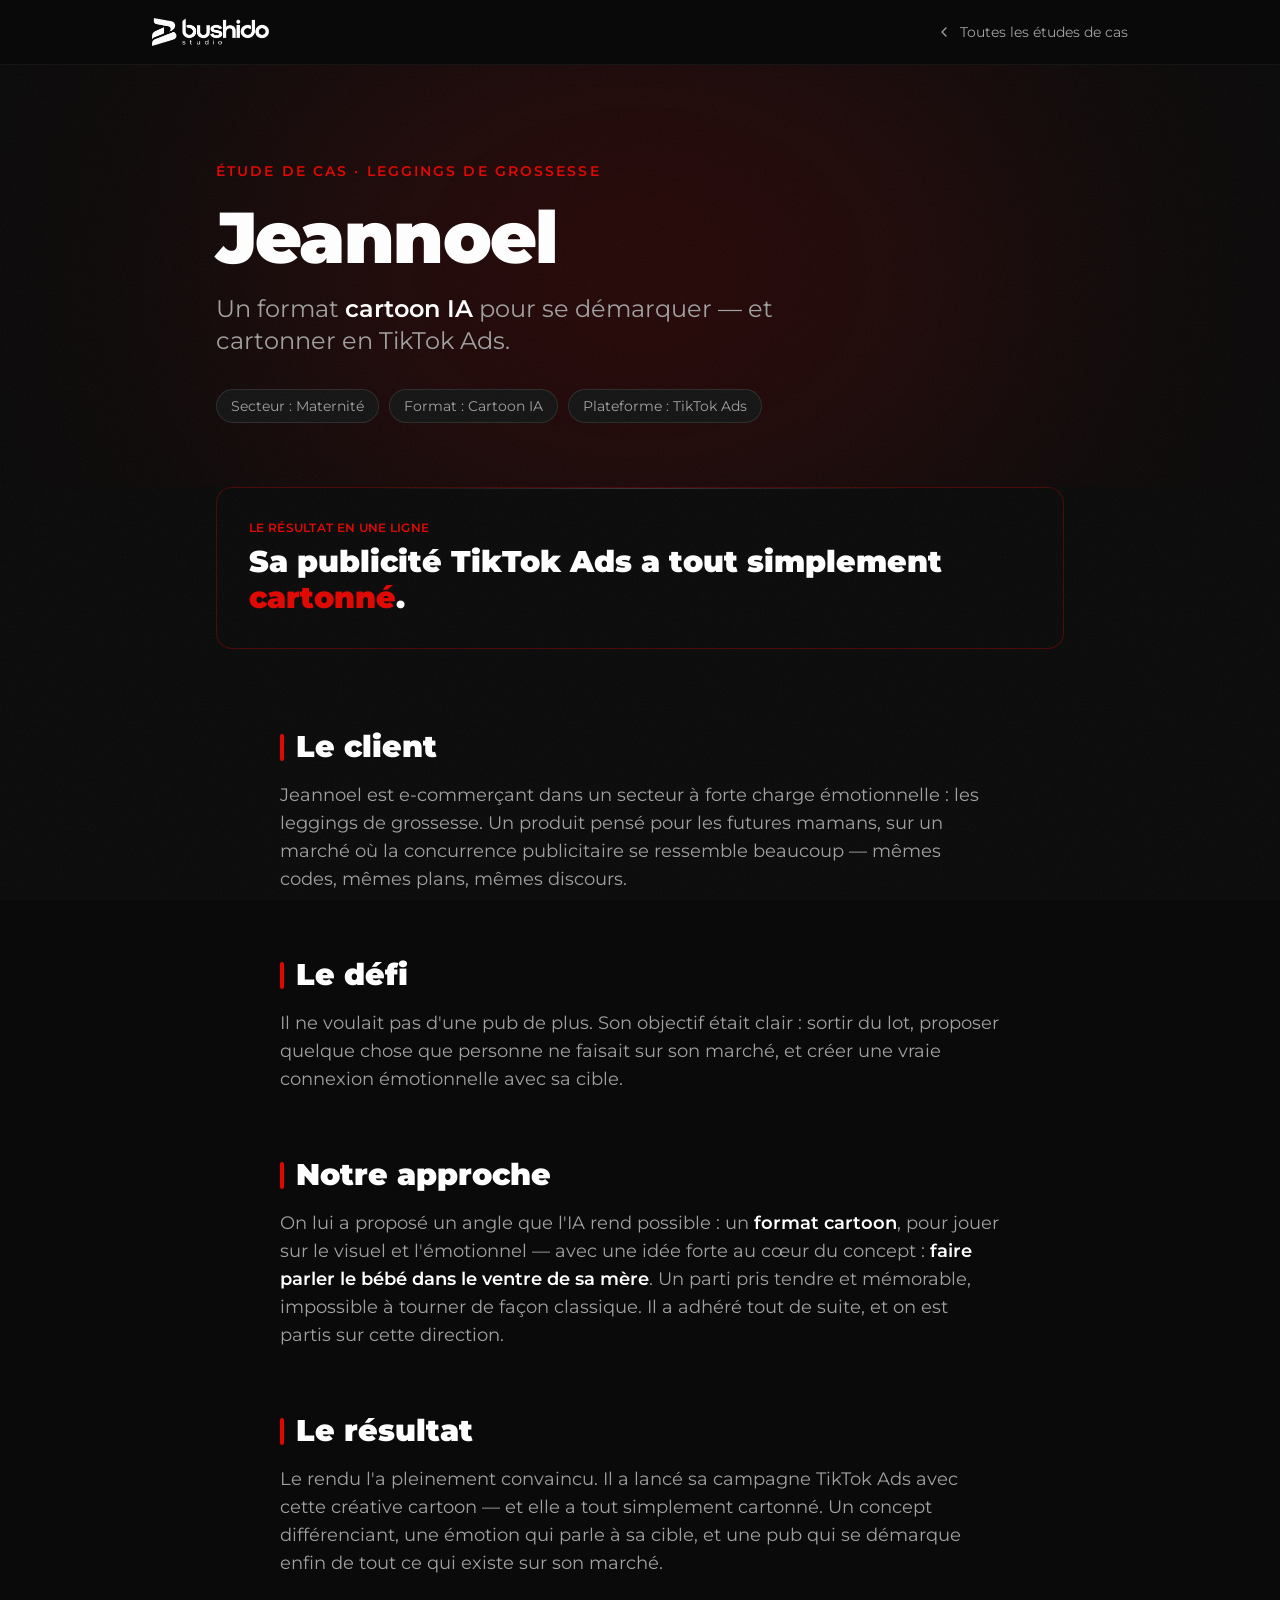
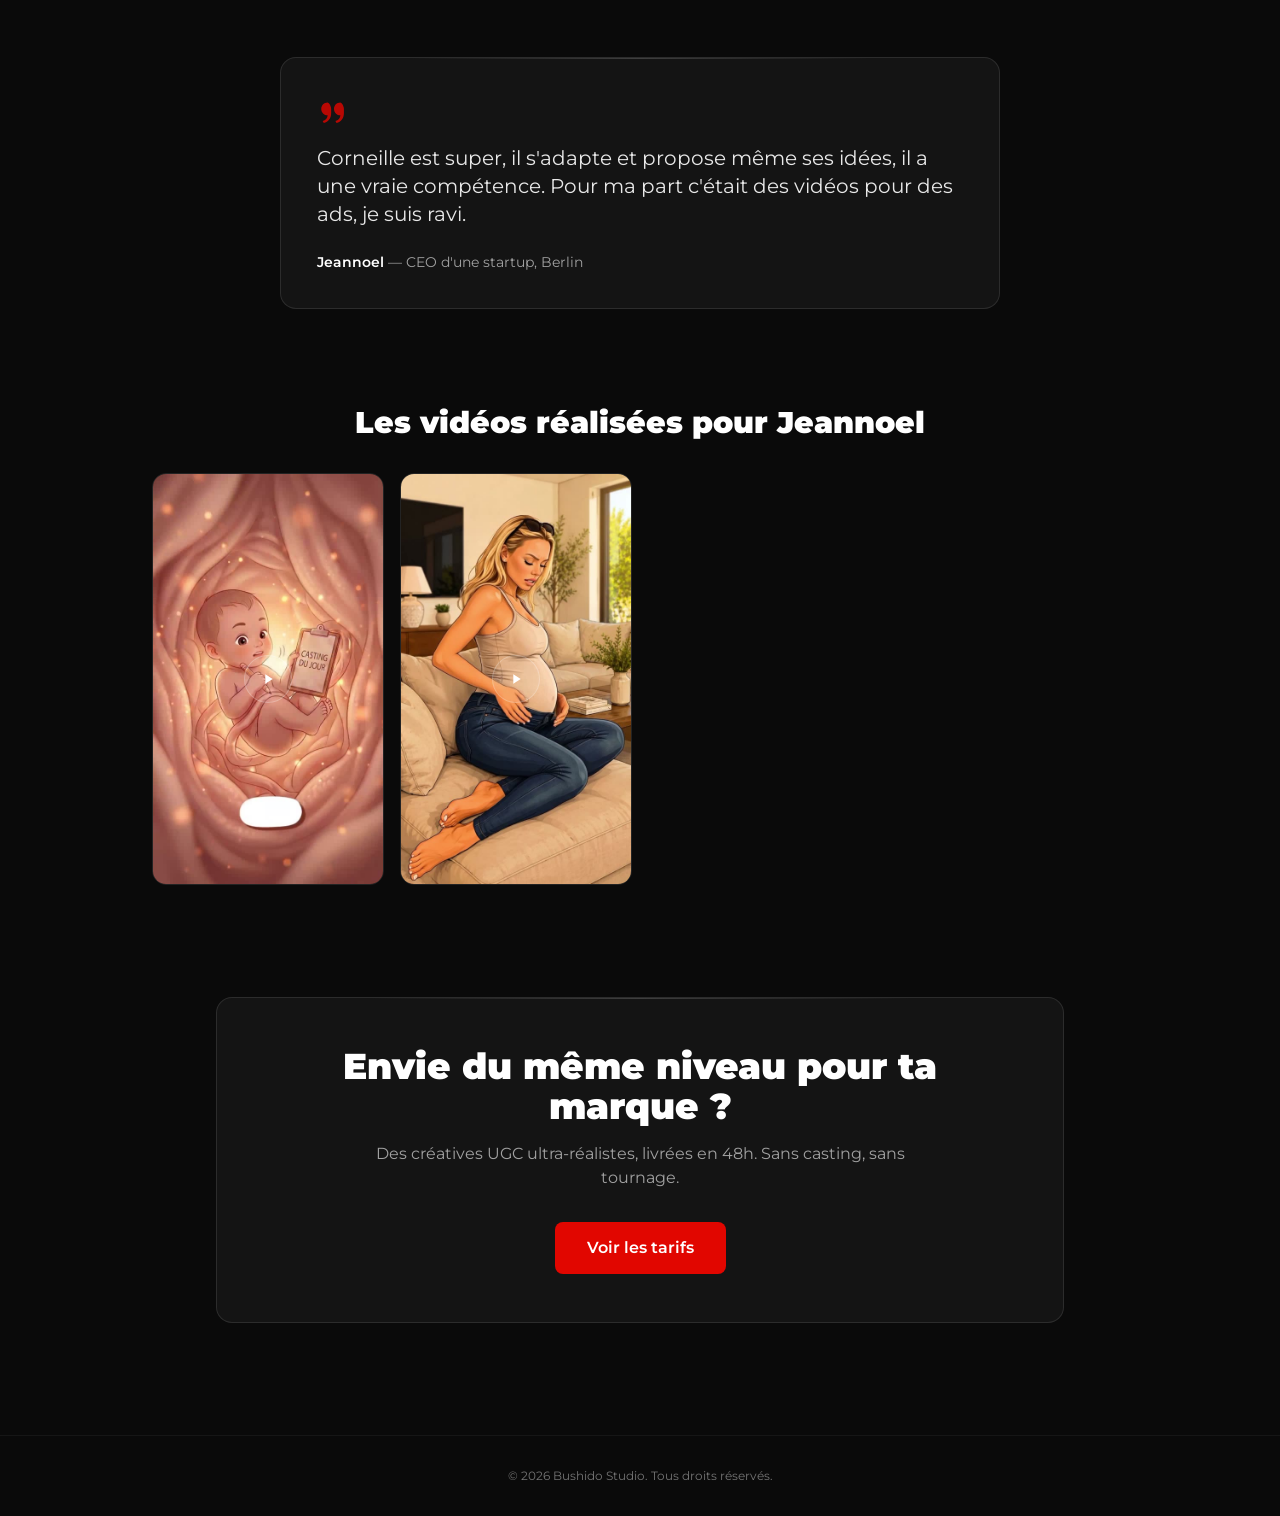
<file: etudes-de-cas/jeannoel.html>
<!doctype html>
<html lang="fr">
<head>
<meta charset="UTF-8"/>
<meta name="viewport" content="width=device-width, initial-scale=1.0"/>
  <!-- Meta Pixel Code -->
  <script>
    !function(f,b,e,v,n,t,s){if(f.fbq)return;n=f.fbq=function(){n.callMethod?n.callMethod.apply(n,arguments):n.queue.push(arguments)};if(!f._fbq)f._fbq=n;n.push=n;n.loaded=!0;n.version='2.0';n.queue=[];t=b.createElement(e);t.async=!0;t.src=v;s=b.getElementsByTagName(e)[0];s.parentNode.insertBefore(t,s)}(window,document,'script','https://connect.facebook.net/en_US/fbevents.js');
    fbq('init','1843548410307810');
    fbq('track','PageView');
  </script>
  <noscript><img height="1" width="1" style="display:none" src="https://www.facebook.com/tr?id=1843548410307810&ev=PageView&noscript=1"/></noscript>
  <!-- End Meta Pixel Code -->

<title>Étude de cas · Jeannoel — Bushido Studio</title>
<meta name="description" content="Un format cartoon IA pour se démarquer et cartonner en TikTok Ads."/>
<link rel="icon" type="image/png" href="../assets/favicon.png"/>
<link rel="preconnect" href="https://fonts.googleapis.com">
<link rel="preconnect" href="https://fonts.gstatic.com" crossorigin>
<link href="https://fonts.googleapis.com/css2?family=Montserrat:wght@400;500;600;700;900&display=swap" rel="stylesheet">
<link rel="stylesheet" href="../css/tailwind.css"/>
<link rel="stylesheet" href="../css/style.css"/>
<style>
.cs-figure{position:relative;aspect-ratio:9/16;border-radius:14px;overflow:hidden;background:#141414;cursor:pointer;border:1px solid #232323;transition:transform .35s ease,border-color .35s ease,box-shadow .35s ease}
.cs-figure:hover{transform:translateY(-6px);border-color:var(--bushido-red);box-shadow:0 20px 40px rgba(225,6,0,.18)}
.cs-figure video,.cs-figure .cs-poster{position:absolute;inset:0;width:100%;height:100%;object-fit:cover}
.cs-figure video{z-index:2}
.blade-title{position:relative;padding-left:1rem}.blade-title::before{content:"";position:absolute;left:0;top:.15em;bottom:.15em;width:4px;background:var(--bushido-red);border-radius:2px}
</style>
</head>
<body class="bg-bushido-black text-white font-body antialiased">
<div class="grain" aria-hidden="true"></div>
<header class="sticky top-0 z-40 bg-bushido-black/95 border-b border-white/5 backdrop-blur">
  <div class="max-w-5xl mx-auto px-4 sm:px-6 h-16 flex items-center justify-between">
    <a href="../index.html" class="flex items-center"><img src="../assets/logo-bushido-blanc.png" alt="Bushido Studio" class="h-7 w-auto"/></a>
    <a href="../index.html#etudes-de-cas" class="text-sm text-bushido-gray hover:text-white transition-colors inline-flex items-center gap-2">
      <svg width="16" height="16" viewBox="0 0 24 24" fill="none" stroke="currentColor" stroke-width="2"><path d="M15 18l-6-6 6-6" stroke-linecap="round" stroke-linejoin="round"/></svg>
      Toutes les études de cas
    </a>
  </div>
</header>
<main>
<section class="relative overflow-hidden pt-16 sm:pt-24 pb-12 sm:pb-16">
  <div class="pointer-events-none absolute top-[-10%] left-1/2 -translate-x-1/2 w-[800px] h-[500px] bg-bushido-red/15 blur-[140px] rounded-full"></div>
  <div class="relative max-w-4xl mx-auto px-4 sm:px-6">
    <p class="text-xs sm:text-sm font-semibold text-bushido-red uppercase tracking-[0.15em] mb-5">Étude de cas · Leggings de grossesse</p>
    <h1 class="font-heading font-extrabold text-4xl sm:text-6xl lg:text-7xl leading-[1.05] tracking-tight">Jeannoel</h1>
    <p class="mt-5 text-lg sm:text-2xl text-bushido-gray leading-snug max-w-2xl">Un format <span class="text-white font-semibold">cartoon IA</span> pour se démarquer — et cartonner en TikTok Ads.</p>
    <div class="mt-8 flex flex-wrap gap-2.5">
      <span class="px-3.5 py-1.5 rounded-full bg-bushido-card border border-white/10 text-xs sm:text-sm text-bushido-gray">Secteur : Maternité</span>
      <span class="px-3.5 py-1.5 rounded-full bg-bushido-card border border-white/10 text-xs sm:text-sm text-bushido-gray">Format : Cartoon IA</span>
      <span class="px-3.5 py-1.5 rounded-full bg-bushido-card border border-white/10 text-xs sm:text-sm text-bushido-gray">Plateforme : TikTok Ads</span></div>
  </div>
</section>
<section class="max-w-4xl mx-auto px-4 sm:px-6 mb-16 sm:mb-20">
  <div class="premium-card spotlight rounded-2xl bg-gradient-to-r from-bushido-red/15 to-transparent border border-bushido-red/30 p-6 sm:p-8">
    <p class="text-xs font-semibold text-bushido-red uppercase tracking-wide mb-2">Le résultat en une ligne</p>
    <p class="font-heading font-bold text-xl sm:text-3xl leading-snug">Sa publicité TikTok Ads a tout simplement <span class="text-bushido-red">cartonné</span>.</p>
  </div>
</section>
<article class="max-w-3xl mx-auto px-4 sm:px-6 space-y-14 sm:space-y-16">
  <div><h2 class="font-heading font-bold text-2xl sm:text-3xl mb-4 blade-title">Le client</h2><p class="text-bushido-gray text-base sm:text-lg leading-relaxed">Jeannoel est e-commerçant dans un secteur à forte charge émotionnelle : les leggings de grossesse. Un produit pensé pour les futures mamans, sur un marché où la concurrence publicitaire se ressemble beaucoup — mêmes codes, mêmes plans, mêmes discours.</p></div>
  <div><h2 class="font-heading font-bold text-2xl sm:text-3xl mb-4 blade-title">Le défi</h2><p class="text-bushido-gray text-base sm:text-lg leading-relaxed">Il ne voulait pas d'une pub de plus. Son objectif était clair : sortir du lot, proposer quelque chose que personne ne faisait sur son marché, et créer une vraie connexion émotionnelle avec sa cible.</p></div>
  <div><h2 class="font-heading font-bold text-2xl sm:text-3xl mb-4 blade-title">Notre approche</h2><p class="text-bushido-gray text-base sm:text-lg leading-relaxed">On lui a proposé un angle que l'IA rend possible : un <span class="text-white font-semibold">format cartoon</span>, pour jouer sur le visuel et l'émotionnel — avec une idée forte au cœur du concept : <span class="text-white font-semibold">faire parler le bébé dans le ventre de sa mère</span>. Un parti pris tendre et mémorable, impossible à tourner de façon classique. Il a adhéré tout de suite, et on est partis sur cette direction.</p></div>
  <div><h2 class="font-heading font-bold text-2xl sm:text-3xl mb-4 blade-title">Le résultat</h2><p class="text-bushido-gray text-base sm:text-lg leading-relaxed">Le rendu l'a pleinement convaincu. Il a lancé sa campagne TikTok Ads avec cette créative cartoon — et elle a tout simplement cartonné. Un concept différenciant, une émotion qui parle à sa cible, et une pub qui se démarque enfin de tout ce qui existe sur son marché.</p></div>
</article>
<section class="max-w-3xl mx-auto px-4 sm:px-6 mt-16 sm:mt-20">
  <blockquote class="premium-card rounded-2xl bg-bushido-card border border-white/10 p-7 sm:p-9">
    <svg width="34" height="34" viewBox="0 0 24 24" fill="#E10600" class="opacity-80 mb-4"><path d="M7.5 6C5 6 3 8 3 10.5S5 15 7.5 15c0 2-1.5 3.5-3.5 4l.8 1.5c3.2-.9 5.2-3.6 5.2-7V10.5C10 8 8 6 7.5 6zm9 0C14 6 12 8 12 10.5s2 4.5 4.5 4.5c0 2-1.5 3.5-3.5 4l.8 1.5c3.2-.9 5.2-3.6 5.2-7V10.5C19 8 17 6 16.5 6z"/></svg>
    <p class="text-lg sm:text-xl leading-relaxed text-white/90">Corneille est super, il s'adapte et propose même ses idées, il a une vraie compétence. Pour ma part c'était des vidéos pour des ads, je suis ravi.</p>
    <footer class="mt-6 text-sm text-bushido-gray"><span class="text-white font-semibold">Jeannoel</span> — CEO d'une startup, Berlin</footer>
  </blockquote>
</section>
<section class="max-w-5xl mx-auto px-4 sm:px-6 mt-16 sm:mt-24">
  <h2 class="font-heading font-bold text-2xl sm:text-3xl mb-8 text-center">Les vidéos réalisées pour Jeannoel</h2>
  <div class="grid grid-cols-2 sm:grid-cols-3 lg:grid-cols-4 gap-4">
    <div class="cs-figure" data-src="../assets/videos/Jeannoel_02.mp4"><img src="../assets/videos/posters/Jeannoel_02.jpg" class="cs-poster" loading="lazy" alt=""/><video src="../assets/videos/Jeannoel_02.mp4" muted loop playsinline preload="none"></video><div class="absolute inset-0 flex items-center justify-center pointer-events-none" style="z-index:3"><div class="w-12 h-12 rounded-full bg-white/10 border border-white/20 flex items-center justify-center"><svg width="16" height="16" viewBox="0 0 24 24" fill="none"><path d="M8 5v14l11-7-11-7z" fill="white"/></svg></div></div></div>
    <div class="cs-figure" data-src="../assets/videos/Jeannoel_01.mp4"><img src="../assets/videos/posters/Jeannoel_01.jpg" class="cs-poster" loading="lazy" alt=""/><video src="../assets/videos/Jeannoel_01.mp4" muted loop playsinline preload="none"></video><div class="absolute inset-0 flex items-center justify-center pointer-events-none" style="z-index:3"><div class="w-12 h-12 rounded-full bg-white/10 border border-white/20 flex items-center justify-center"><svg width="16" height="16" viewBox="0 0 24 24" fill="none"><path d="M8 5v14l11-7-11-7z" fill="white"/></svg></div></div></div>
  </div>
</section>
<section class="max-w-4xl mx-auto px-4 sm:px-6 my-20 sm:my-28">
  <div class="premium-card spotlight rounded-2xl bg-bushido-card border border-white/10 p-8 sm:p-12 text-center">
    <h2 class="font-heading font-extrabold text-2xl sm:text-4xl">Envie du même niveau pour ta marque ?</h2>
    <p class="text-bushido-gray mt-4 max-w-xl mx-auto">Des créatives UGC ultra-réalistes, livrées en 48h. Sans casting, sans tournage.</p>
    <div class="mt-8 flex justify-center"><a href="../index.html#tarifs" class="inline-flex items-center justify-center px-8 py-3.5 rounded-lg bg-bushido-red hover:bg-bushido-red-hover text-white font-semibold transition-colors">Voir les tarifs</a></div>
  </div>
</section>
</main>
<footer class="border-t border-white/5 py-8 text-center text-xs text-bushido-gray/70">© 2026 Bushido Studio. Tous droits réservés.</footer>
<div id="lb" class="fixed inset-0 z-50 hidden items-center justify-center p-4 bg-black/85">
  <div class="relative w-full max-w-sm aspect-[9/16] rounded-2xl bg-bushido-card border border-white/10 overflow-hidden">
    <button id="lbc" class="absolute top-3 right-3 z-10 w-9 h-9 rounded-full bg-black/60 flex items-center justify-center text-white hover:bg-black/80"><svg width="16" height="16" viewBox="0 0 24 24" fill="none" stroke="currentColor" stroke-width="2"><path d="M6 6l12 12M6 18L18 6"/></svg></button>
    <div id="lbb" class="w-full h-full"></div>
  </div>
</div>
<script>
document.querySelectorAll('.cs-figure').forEach(function(f){
  var v=f.querySelector('video'); if(v){f.addEventListener('mouseenter',function(){v.play().catch(function(){});});f.addEventListener('mouseleave',function(){v.pause();v.currentTime=0;});}
  f.addEventListener('click',function(){var s=f.dataset.src; if(!s) return; document.getElementById('lbb').innerHTML='<video src="'+s+'" controls autoplay playsinline class="w-full h-full object-cover"></video>';var lb=document.getElementById('lb');lb.classList.remove('hidden');lb.classList.add('flex');document.body.style.overflow='hidden';});
});
function closeLb(){var lb=document.getElementById('lb');lb.classList.add('hidden');lb.classList.remove('flex');document.getElementById('lbb').innerHTML='';document.body.style.overflow='';}
document.getElementById('lbc').addEventListener('click',closeLb);
document.getElementById('lb').addEventListener('click',function(e){if(e.target.id==='lb')closeLb();});
</script>
</body>
</html>
</file>
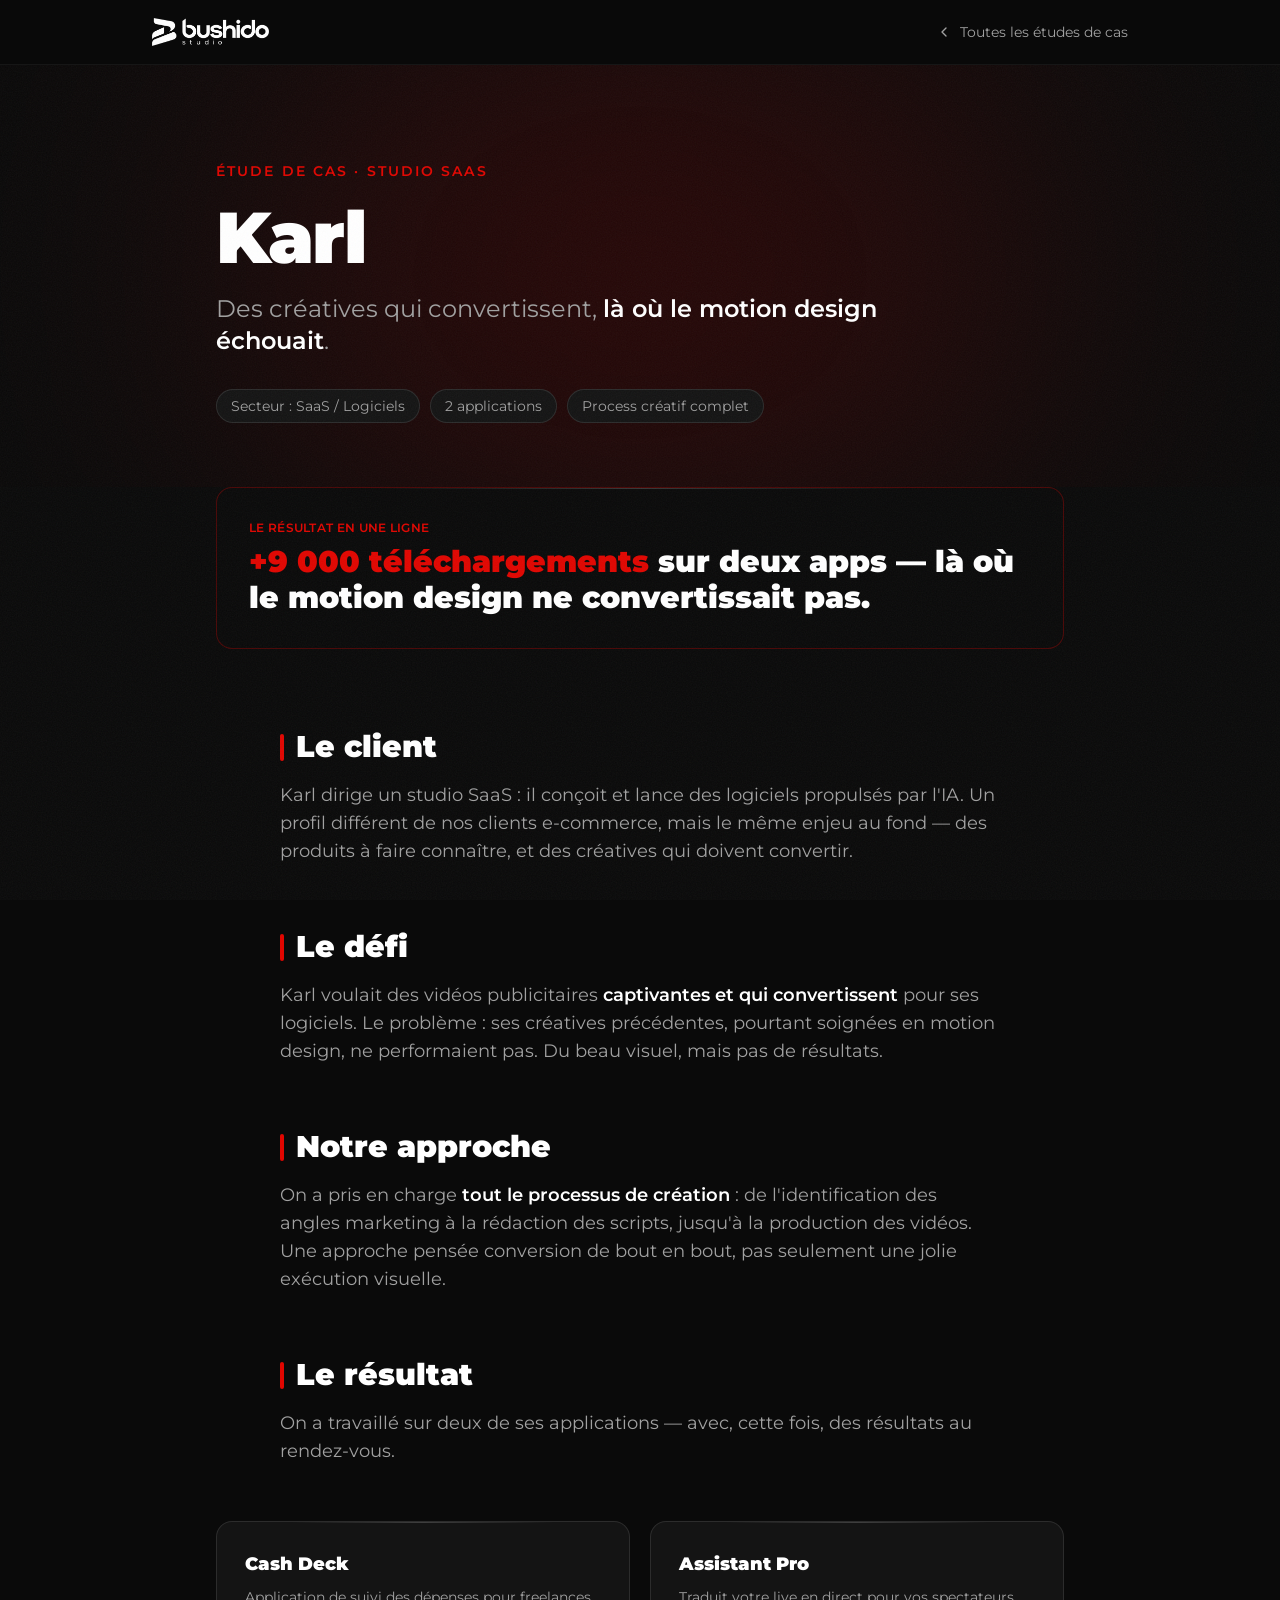
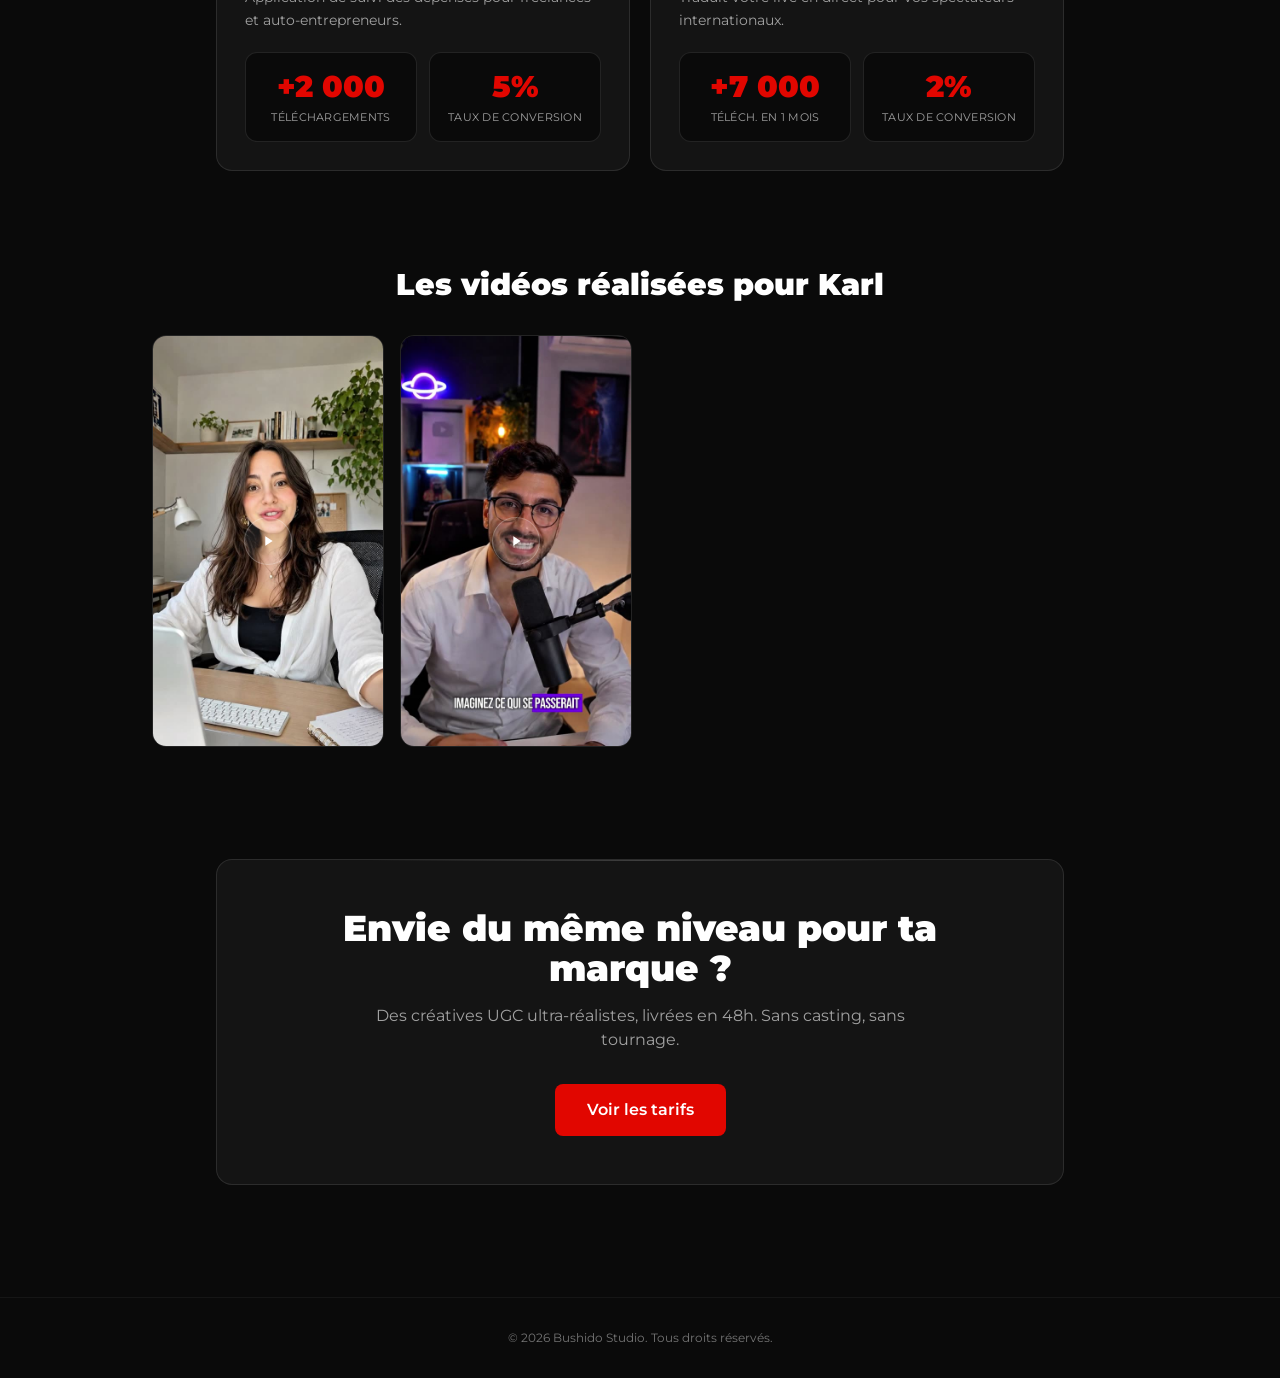
<file: etudes-de-cas/karl.html>
<!doctype html>
<html lang="fr">
<head>
<meta charset="UTF-8"/>
<meta name="viewport" content="width=device-width, initial-scale=1.0"/>
  <!-- Meta Pixel Code -->
  <script>
    !function(f,b,e,v,n,t,s){if(f.fbq)return;n=f.fbq=function(){n.callMethod?n.callMethod.apply(n,arguments):n.queue.push(arguments)};if(!f._fbq)f._fbq=n;n.push=n;n.loaded=!0;n.version='2.0';n.queue=[];t=b.createElement(e);t.async=!0;t.src=v;s=b.getElementsByTagName(e)[0];s.parentNode.insertBefore(t,s)}(window,document,'script','https://connect.facebook.net/en_US/fbevents.js');
    fbq('init','1843548410307810');
    fbq('track','PageView');
  </script>
  <noscript><img height="1" width="1" style="display:none" src="https://www.facebook.com/tr?id=1843548410307810&ev=PageView&noscript=1"/></noscript>
  <!-- End Meta Pixel Code -->

<title>Étude de cas · Karl — Bushido Studio</title>
<meta name="description" content="Bushido Studio a produit les créatives UGC IA de deux SaaS de Karl, là où le motion design ne convertissait pas."/>
<link rel="icon" type="image/png" href="../assets/favicon.png"/>
<link rel="preconnect" href="https://fonts.googleapis.com">
<link rel="preconnect" href="https://fonts.gstatic.com" crossorigin>
<link href="https://fonts.googleapis.com/css2?family=Montserrat:wght@400;500;600;700;900&display=swap" rel="stylesheet">
<link rel="stylesheet" href="../css/tailwind.css"/>
<link rel="stylesheet" href="../css/style.css"/>
<style>
.cs-figure{position:relative;aspect-ratio:9/16;border-radius:14px;overflow:hidden;background:#141414;cursor:pointer;border:1px solid #232323;transition:transform .35s ease,border-color .35s ease,box-shadow .35s ease}
.cs-figure:hover{transform:translateY(-6px);border-color:var(--bushido-red);box-shadow:0 20px 40px rgba(225,6,0,.18)}
.cs-figure video,.cs-figure .cs-poster{position:absolute;inset:0;width:100%;height:100%;object-fit:cover}
.cs-figure video{z-index:2}
.blade-title{position:relative;padding-left:1rem}.blade-title::before{content:"";position:absolute;left:0;top:.15em;bottom:.15em;width:4px;background:var(--bushido-red);border-radius:2px}
</style>
</head>
<body class="bg-bushido-black text-white font-body antialiased">
<div class="grain" aria-hidden="true"></div>
<header class="sticky top-0 z-40 bg-bushido-black/95 border-b border-white/5 backdrop-blur">
  <div class="max-w-5xl mx-auto px-4 sm:px-6 h-16 flex items-center justify-between">
    <a href="../index.html" class="flex items-center"><img src="../assets/logo-bushido-blanc.png" alt="Bushido Studio" class="h-7 w-auto"/></a>
    <a href="../index.html#etudes-de-cas" class="text-sm text-bushido-gray hover:text-white transition-colors inline-flex items-center gap-2">
      <svg width="16" height="16" viewBox="0 0 24 24" fill="none" stroke="currentColor" stroke-width="2"><path d="M15 18l-6-6 6-6" stroke-linecap="round" stroke-linejoin="round"/></svg>
      Toutes les études de cas
    </a>
  </div>
</header>
<main>
<section class="relative overflow-hidden pt-16 sm:pt-24 pb-12 sm:pb-16">
  <div class="pointer-events-none absolute top-[-10%] left-1/2 -translate-x-1/2 w-[800px] h-[500px] bg-bushido-red/15 blur-[140px] rounded-full"></div>
  <div class="relative max-w-4xl mx-auto px-4 sm:px-6">
    <p class="text-xs sm:text-sm font-semibold text-bushido-red uppercase tracking-[0.15em] mb-5">Étude de cas · Studio SaaS</p>
    <h1 class="font-heading font-extrabold text-4xl sm:text-6xl lg:text-7xl leading-[1.05] tracking-tight">Karl</h1>
    <p class="mt-5 text-lg sm:text-2xl text-bushido-gray leading-snug max-w-2xl">Des créatives qui convertissent, <span class="text-white font-semibold">là où le motion design échouait</span>.</p>
    <div class="mt-8 flex flex-wrap gap-2.5">
      <span class="px-3.5 py-1.5 rounded-full bg-bushido-card border border-white/10 text-xs sm:text-sm text-bushido-gray">Secteur : SaaS / Logiciels</span>
      <span class="px-3.5 py-1.5 rounded-full bg-bushido-card border border-white/10 text-xs sm:text-sm text-bushido-gray">2 applications</span>
      <span class="px-3.5 py-1.5 rounded-full bg-bushido-card border border-white/10 text-xs sm:text-sm text-bushido-gray">Process créatif complet</span></div>
  </div>
</section>
<section class="max-w-4xl mx-auto px-4 sm:px-6 mb-16 sm:mb-20">
  <div class="premium-card spotlight rounded-2xl bg-gradient-to-r from-bushido-red/15 to-transparent border border-bushido-red/30 p-6 sm:p-8">
    <p class="text-xs font-semibold text-bushido-red uppercase tracking-wide mb-2">Le résultat en une ligne</p>
    <p class="font-heading font-bold text-xl sm:text-3xl leading-snug"><span class="text-bushido-red">+9 000 téléchargements</span> sur deux apps — là où le motion design ne convertissait pas.</p>
  </div>
</section>
<article class="max-w-3xl mx-auto px-4 sm:px-6 space-y-14 sm:space-y-16">
  <div><h2 class="font-heading font-bold text-2xl sm:text-3xl mb-4 blade-title">Le client</h2><p class="text-bushido-gray text-base sm:text-lg leading-relaxed">Karl dirige un studio SaaS : il conçoit et lance des logiciels propulsés par l'IA. Un profil différent de nos clients e-commerce, mais le même enjeu au fond — des produits à faire connaître, et des créatives qui doivent convertir.</p></div>
  <div><h2 class="font-heading font-bold text-2xl sm:text-3xl mb-4 blade-title">Le défi</h2><p class="text-bushido-gray text-base sm:text-lg leading-relaxed">Karl voulait des vidéos publicitaires <span class="text-white font-semibold">captivantes et qui convertissent</span> pour ses logiciels. Le problème : ses créatives précédentes, pourtant soignées en motion design, ne performaient pas. Du beau visuel, mais pas de résultats.</p></div>
  <div><h2 class="font-heading font-bold text-2xl sm:text-3xl mb-4 blade-title">Notre approche</h2><p class="text-bushido-gray text-base sm:text-lg leading-relaxed">On a pris en charge <span class="text-white font-semibold">tout le processus de création</span> : de l'identification des angles marketing à la rédaction des scripts, jusqu'à la production des vidéos. Une approche pensée conversion de bout en bout, pas seulement une jolie exécution visuelle.</p></div>
  <div><h2 class="font-heading font-bold text-2xl sm:text-3xl mb-4 blade-title">Le résultat</h2><p class="text-bushido-gray text-base sm:text-lg leading-relaxed">On a travaillé sur deux de ses applications — avec, cette fois, des résultats au rendez-vous.</p></div>
</article>
<section class="max-w-4xl mx-auto px-4 sm:px-6 mt-12 sm:mt-14">
  <div class="grid sm:grid-cols-2 gap-5">
    <div class="premium-card spotlight rounded-2xl bg-bushido-card border border-white/10 p-6 sm:p-7">
      <h3 class="font-heading font-bold text-lg">Cash Deck</h3>
      <p class="text-sm text-bushido-gray mt-2 leading-relaxed">Application de suivi des dépenses pour freelances et auto-entrepreneurs.</p>
      <div class="grid grid-cols-2 gap-3 mt-5">
        <div class="rounded-xl bg-bushido-black border border-white/10 p-4 text-center"><div class="font-heading font-extrabold text-2xl sm:text-3xl text-bushido-red">+2 000</div><div class="text-[11px] uppercase tracking-wide text-bushido-gray mt-1">Téléchargements</div></div>
        <div class="rounded-xl bg-bushido-black border border-white/10 p-4 text-center"><div class="font-heading font-extrabold text-2xl sm:text-3xl text-bushido-red">5%</div><div class="text-[11px] uppercase tracking-wide text-bushido-gray mt-1">Taux de conversion</div></div>
      </div>
    </div>
    <div class="premium-card spotlight rounded-2xl bg-bushido-card border border-white/10 p-6 sm:p-7">
      <h3 class="font-heading font-bold text-lg">Assistant Pro</h3>
      <p class="text-sm text-bushido-gray mt-2 leading-relaxed">Traduit votre live en direct pour vos spectateurs internationaux.</p>
      <div class="grid grid-cols-2 gap-3 mt-5">
        <div class="rounded-xl bg-bushido-black border border-white/10 p-4 text-center"><div class="font-heading font-extrabold text-2xl sm:text-3xl text-bushido-red">+7 000</div><div class="text-[11px] uppercase tracking-wide text-bushido-gray mt-1">Téléch. en 1 mois</div></div>
        <div class="rounded-xl bg-bushido-black border border-white/10 p-4 text-center"><div class="font-heading font-extrabold text-2xl sm:text-3xl text-bushido-red">2%</div><div class="text-[11px] uppercase tracking-wide text-bushido-gray mt-1">Taux de conversion</div></div>
      </div>
    </div>
  </div>
</section>
<section class="max-w-5xl mx-auto px-4 sm:px-6 mt-16 sm:mt-24">
  <h2 class="font-heading font-bold text-2xl sm:text-3xl mb-8 text-center">Les vidéos réalisées pour Karl</h2>
  <div class="grid grid-cols-2 sm:grid-cols-3 lg:grid-cols-4 gap-4">
    <div class="cs-figure" data-src="../assets/videos/Karl_01.mp4"><img src="../assets/videos/posters/Karl_01.jpg" class="cs-poster" loading="lazy" alt=""/><video src="../assets/videos/Karl_01.mp4" muted loop playsinline preload="none"></video><div class="absolute inset-0 flex items-center justify-center pointer-events-none" style="z-index:3"><div class="w-12 h-12 rounded-full bg-white/10 border border-white/20 flex items-center justify-center"><svg width="16" height="16" viewBox="0 0 24 24" fill="none"><path d="M8 5v14l11-7-11-7z" fill="white"/></svg></div></div></div>
    <div class="cs-figure" data-src="../assets/videos/Karl_02.mp4"><img src="../assets/videos/posters/Karl_02.jpg" class="cs-poster" loading="lazy" alt=""/><video src="../assets/videos/Karl_02.mp4" muted loop playsinline preload="none"></video><div class="absolute inset-0 flex items-center justify-center pointer-events-none" style="z-index:3"><div class="w-12 h-12 rounded-full bg-white/10 border border-white/20 flex items-center justify-center"><svg width="16" height="16" viewBox="0 0 24 24" fill="none"><path d="M8 5v14l11-7-11-7z" fill="white"/></svg></div></div></div>
  </div>
</section>
<section class="max-w-4xl mx-auto px-4 sm:px-6 my-20 sm:my-28">
  <div class="premium-card spotlight rounded-2xl bg-bushido-card border border-white/10 p-8 sm:p-12 text-center">
    <h2 class="font-heading font-extrabold text-2xl sm:text-4xl">Envie du même niveau pour ta marque ?</h2>
    <p class="text-bushido-gray mt-4 max-w-xl mx-auto">Des créatives UGC ultra-réalistes, livrées en 48h. Sans casting, sans tournage.</p>
    <div class="mt-8 flex justify-center"><a href="../index.html#tarifs" class="inline-flex items-center justify-center px-8 py-3.5 rounded-lg bg-bushido-red hover:bg-bushido-red-hover text-white font-semibold transition-colors">Voir les tarifs</a></div>
  </div>
</section>
</main>
<footer class="border-t border-white/5 py-8 text-center text-xs text-bushido-gray/70">© 2026 Bushido Studio. Tous droits réservés.</footer>
<div id="lb" class="fixed inset-0 z-50 hidden items-center justify-center p-4 bg-black/85">
  <div class="relative w-full max-w-sm aspect-[9/16] rounded-2xl bg-bushido-card border border-white/10 overflow-hidden">
    <button id="lbc" class="absolute top-3 right-3 z-10 w-9 h-9 rounded-full bg-black/60 flex items-center justify-center text-white hover:bg-black/80"><svg width="16" height="16" viewBox="0 0 24 24" fill="none" stroke="currentColor" stroke-width="2"><path d="M6 6l12 12M6 18L18 6"/></svg></button>
    <div id="lbb" class="w-full h-full"></div>
  </div>
</div>
<script>
document.querySelectorAll('.cs-figure').forEach(function(f){
  var v=f.querySelector('video'); if(v){f.addEventListener('mouseenter',function(){v.play().catch(function(){});});f.addEventListener('mouseleave',function(){v.pause();v.currentTime=0;});}
  f.addEventListener('click',function(){var s=f.dataset.src; if(!s) return; document.getElementById('lbb').innerHTML='<video src="'+s+'" controls autoplay playsinline class="w-full h-full object-cover"></video>';var lb=document.getElementById('lb');lb.classList.remove('hidden');lb.classList.add('flex');document.body.style.overflow='hidden';});
});
function closeLb(){var lb=document.getElementById('lb');lb.classList.add('hidden');lb.classList.remove('flex');document.getElementById('lbb').innerHTML='';document.body.style.overflow='';}
document.getElementById('lbc').addEventListener('click',closeLb);
document.getElementById('lb').addEventListener('click',function(e){if(e.target.id==='lb')closeLb();});
</script>
</body>
</html>
</file>
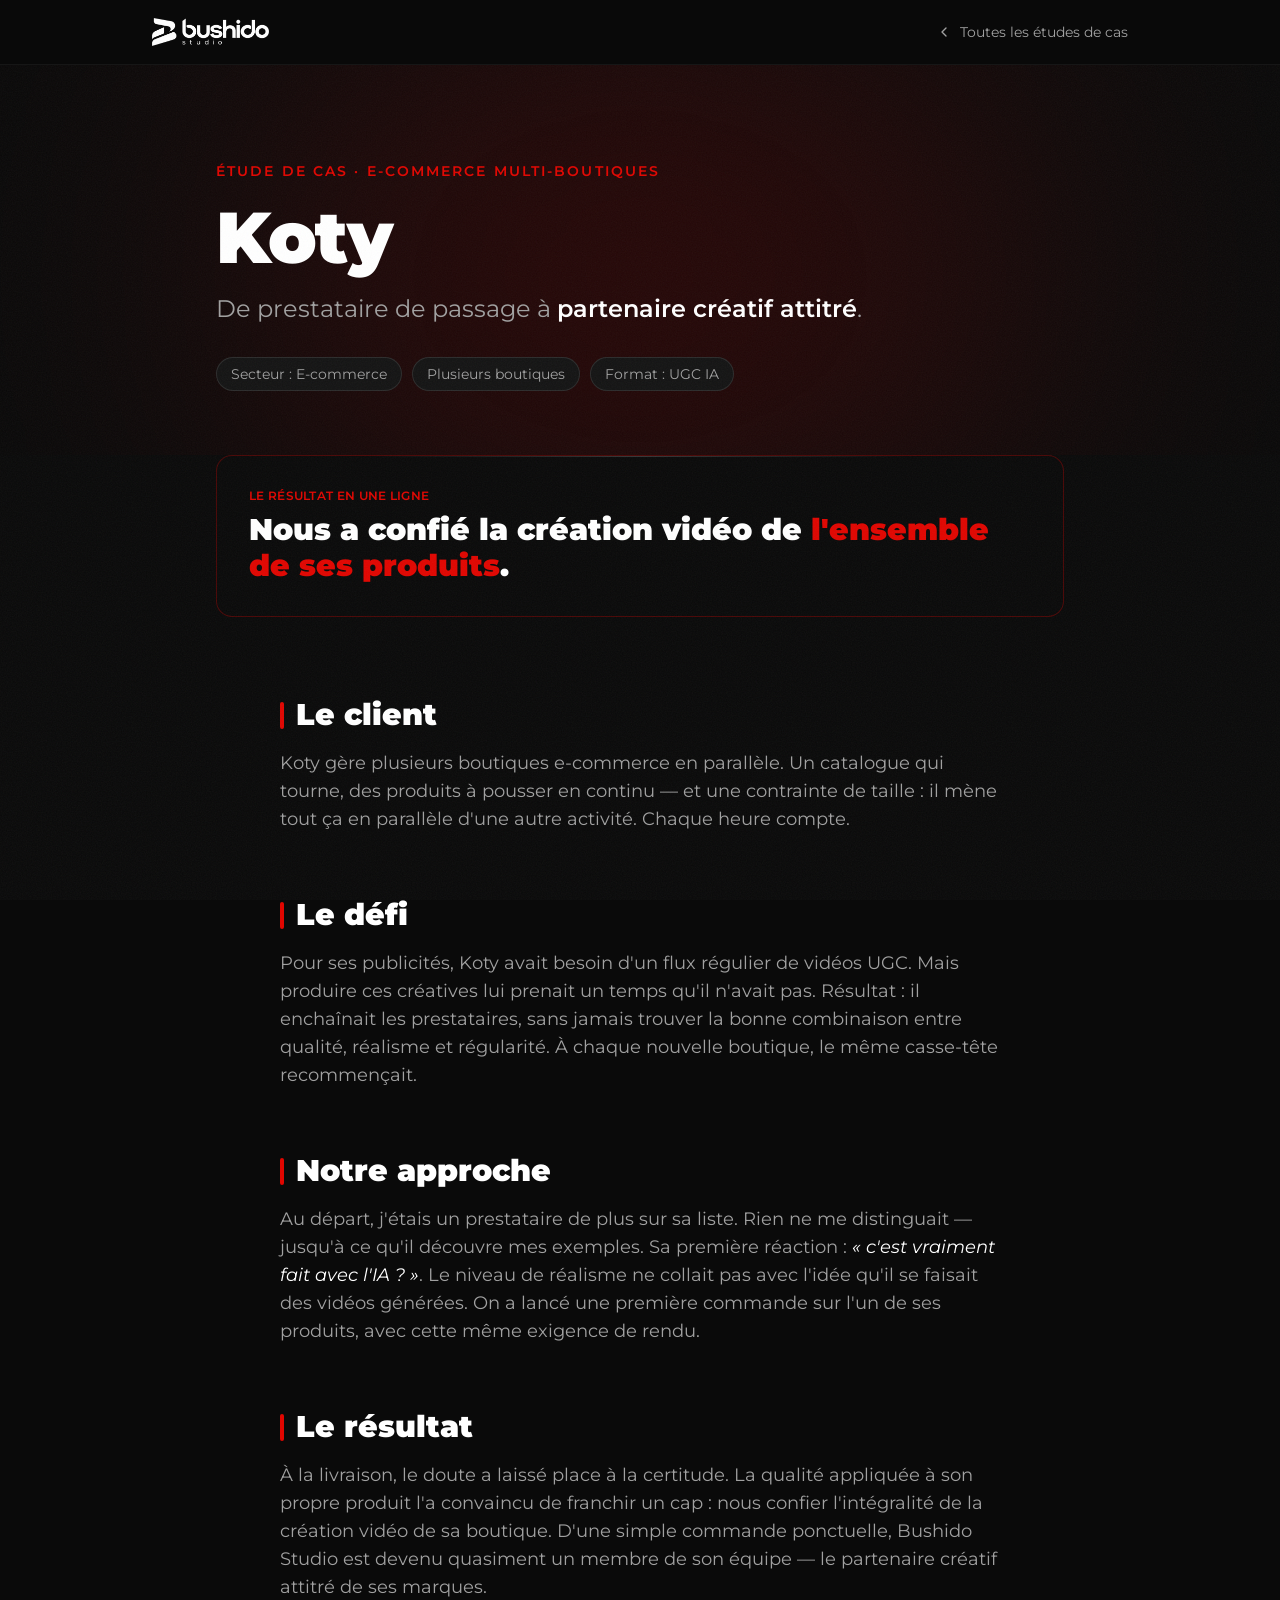
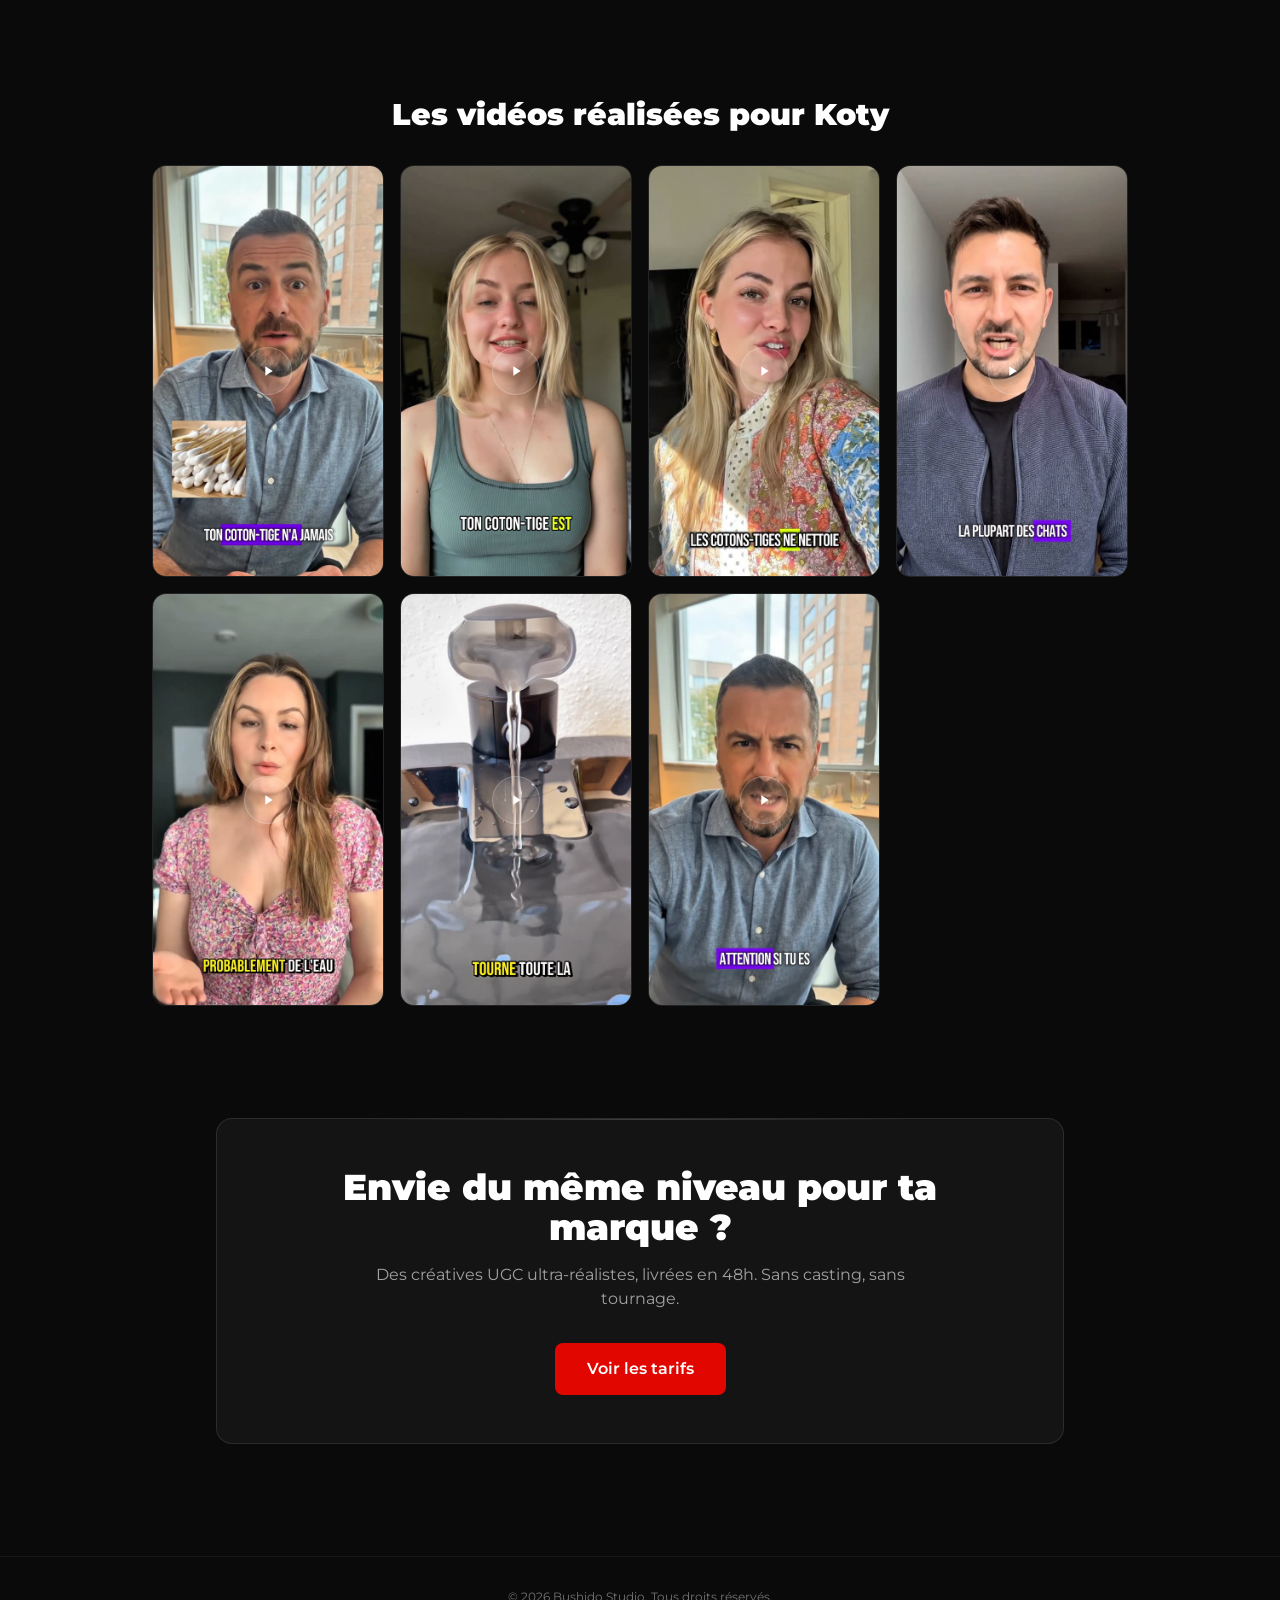
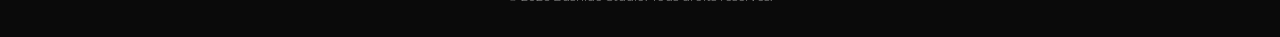
<file: etudes-de-cas/koty.html>
<!doctype html>
<html lang="fr">
<head>
<meta charset="UTF-8"/>
<meta name="viewport" content="width=device-width, initial-scale=1.0"/>
  <!-- Meta Pixel Code -->
  <script>
    !function(f,b,e,v,n,t,s){if(f.fbq)return;n=f.fbq=function(){n.callMethod?n.callMethod.apply(n,arguments):n.queue.push(arguments)};if(!f._fbq)f._fbq=n;n.push=n;n.loaded=!0;n.version='2.0';n.queue=[];t=b.createElement(e);t.async=!0;t.src=v;s=b.getElementsByTagName(e)[0];s.parentNode.insertBefore(t,s)}(window,document,'script','https://connect.facebook.net/en_US/fbevents.js');
    fbq('init','1843548410307810');
    fbq('track','PageView');
  </script>
  <noscript><img height="1" width="1" style="display:none" src="https://www.facebook.com/tr?id=1843548410307810&ev=PageView&noscript=1"/></noscript>
  <!-- End Meta Pixel Code -->

<title>Étude de cas · Koty — Bushido Studio</title>
<meta name="description" content="De prestataire de passage à partenaire créatif attitré de Koty, e-commerçant multi-boutiques."/>
<link rel="icon" type="image/png" href="../assets/favicon.png"/>
<link rel="preconnect" href="https://fonts.googleapis.com">
<link rel="preconnect" href="https://fonts.gstatic.com" crossorigin>
<link href="https://fonts.googleapis.com/css2?family=Montserrat:wght@400;500;600;700;900&display=swap" rel="stylesheet">
<link rel="stylesheet" href="../css/tailwind.css"/>
<link rel="stylesheet" href="../css/style.css"/>
<style>
.cs-figure{position:relative;aspect-ratio:9/16;border-radius:14px;overflow:hidden;background:#141414;cursor:pointer;border:1px solid #232323;transition:transform .35s ease,border-color .35s ease,box-shadow .35s ease}
.cs-figure:hover{transform:translateY(-6px);border-color:var(--bushido-red);box-shadow:0 20px 40px rgba(225,6,0,.18)}
.cs-figure video,.cs-figure .cs-poster{position:absolute;inset:0;width:100%;height:100%;object-fit:cover}
.cs-figure video{z-index:2}
.blade-title{position:relative;padding-left:1rem}.blade-title::before{content:"";position:absolute;left:0;top:.15em;bottom:.15em;width:4px;background:var(--bushido-red);border-radius:2px}
</style>
</head>
<body class="bg-bushido-black text-white font-body antialiased">
<div class="grain" aria-hidden="true"></div>
<header class="sticky top-0 z-40 bg-bushido-black/95 border-b border-white/5 backdrop-blur">
  <div class="max-w-5xl mx-auto px-4 sm:px-6 h-16 flex items-center justify-between">
    <a href="../index.html" class="flex items-center"><img src="../assets/logo-bushido-blanc.png" alt="Bushido Studio" class="h-7 w-auto"/></a>
    <a href="../index.html#etudes-de-cas" class="text-sm text-bushido-gray hover:text-white transition-colors inline-flex items-center gap-2">
      <svg width="16" height="16" viewBox="0 0 24 24" fill="none" stroke="currentColor" stroke-width="2"><path d="M15 18l-6-6 6-6" stroke-linecap="round" stroke-linejoin="round"/></svg>
      Toutes les études de cas
    </a>
  </div>
</header>
<main>
<section class="relative overflow-hidden pt-16 sm:pt-24 pb-12 sm:pb-16">
  <div class="pointer-events-none absolute top-[-10%] left-1/2 -translate-x-1/2 w-[800px] h-[500px] bg-bushido-red/15 blur-[140px] rounded-full"></div>
  <div class="relative max-w-4xl mx-auto px-4 sm:px-6">
    <p class="text-xs sm:text-sm font-semibold text-bushido-red uppercase tracking-[0.15em] mb-5">Étude de cas · E-commerce multi-boutiques</p>
    <h1 class="font-heading font-extrabold text-4xl sm:text-6xl lg:text-7xl leading-[1.05] tracking-tight">Koty</h1>
    <p class="mt-5 text-lg sm:text-2xl text-bushido-gray leading-snug max-w-2xl">De prestataire de passage à <span class="text-white font-semibold">partenaire créatif attitré</span>.</p>
    <div class="mt-8 flex flex-wrap gap-2.5">
      <span class="px-3.5 py-1.5 rounded-full bg-bushido-card border border-white/10 text-xs sm:text-sm text-bushido-gray">Secteur : E-commerce</span>
      <span class="px-3.5 py-1.5 rounded-full bg-bushido-card border border-white/10 text-xs sm:text-sm text-bushido-gray">Plusieurs boutiques</span>
      <span class="px-3.5 py-1.5 rounded-full bg-bushido-card border border-white/10 text-xs sm:text-sm text-bushido-gray">Format : UGC IA</span></div>
  </div>
</section>
<section class="max-w-4xl mx-auto px-4 sm:px-6 mb-16 sm:mb-20">
  <div class="premium-card spotlight rounded-2xl bg-gradient-to-r from-bushido-red/15 to-transparent border border-bushido-red/30 p-6 sm:p-8">
    <p class="text-xs font-semibold text-bushido-red uppercase tracking-wide mb-2">Le résultat en une ligne</p>
    <p class="font-heading font-bold text-xl sm:text-3xl leading-snug">Nous a confié la création vidéo de <span class="text-bushido-red">l'ensemble de ses produits</span>.</p>
  </div>
</section>
<article class="max-w-3xl mx-auto px-4 sm:px-6 space-y-14 sm:space-y-16">
  <div><h2 class="font-heading font-bold text-2xl sm:text-3xl mb-4 blade-title">Le client</h2><p class="text-bushido-gray text-base sm:text-lg leading-relaxed">Koty gère plusieurs boutiques e-commerce en parallèle. Un catalogue qui tourne, des produits à pousser en continu — et une contrainte de taille : il mène tout ça en parallèle d'une autre activité. Chaque heure compte.</p></div>
  <div><h2 class="font-heading font-bold text-2xl sm:text-3xl mb-4 blade-title">Le défi</h2><p class="text-bushido-gray text-base sm:text-lg leading-relaxed">Pour ses publicités, Koty avait besoin d'un flux régulier de vidéos UGC. Mais produire ces créatives lui prenait un temps qu'il n'avait pas. Résultat : il enchaînait les prestataires, sans jamais trouver la bonne combinaison entre qualité, réalisme et régularité. À chaque nouvelle boutique, le même casse-tête recommençait.</p></div>
  <div><h2 class="font-heading font-bold text-2xl sm:text-3xl mb-4 blade-title">Notre approche</h2><p class="text-bushido-gray text-base sm:text-lg leading-relaxed">Au départ, j'étais un prestataire de plus sur sa liste. Rien ne me distinguait — jusqu'à ce qu'il découvre mes exemples. Sa première réaction : <span class="text-white italic">« c'est vraiment fait avec l'IA ? »</span>. Le niveau de réalisme ne collait pas avec l'idée qu'il se faisait des vidéos générées. On a lancé une première commande sur l'un de ses produits, avec cette même exigence de rendu.</p></div>
  <div><h2 class="font-heading font-bold text-2xl sm:text-3xl mb-4 blade-title">Le résultat</h2><p class="text-bushido-gray text-base sm:text-lg leading-relaxed">À la livraison, le doute a laissé place à la certitude. La qualité appliquée à son propre produit l'a convaincu de franchir un cap : nous confier l'intégralité de la création vidéo de sa boutique. D'une simple commande ponctuelle, Bushido Studio est devenu quasiment un membre de son équipe — le partenaire créatif attitré de ses marques.</p></div>
</article>

<section class="max-w-5xl mx-auto px-4 sm:px-6 mt-16 sm:mt-24">
  <h2 class="font-heading font-bold text-2xl sm:text-3xl mb-8 text-center">Les vidéos réalisées pour Koty</h2>
  <div class="grid grid-cols-2 sm:grid-cols-3 lg:grid-cols-4 gap-4">
    <div class="cs-figure" data-src="../assets/videos/Koty_01.mp4"><img src="../assets/videos/posters/Koty_01.jpg" class="cs-poster" loading="lazy" alt=""/><video src="../assets/videos/Koty_01.mp4" muted loop playsinline preload="none"></video><div class="absolute inset-0 flex items-center justify-center pointer-events-none" style="z-index:3"><div class="w-12 h-12 rounded-full bg-white/10 border border-white/20 flex items-center justify-center"><svg width="16" height="16" viewBox="0 0 24 24" fill="none"><path d="M8 5v14l11-7-11-7z" fill="white"/></svg></div></div></div>
    <div class="cs-figure" data-src="../assets/videos/Koty_02.mp4"><img src="../assets/videos/posters/Koty_02.jpg" class="cs-poster" loading="lazy" alt=""/><video src="../assets/videos/Koty_02.mp4" muted loop playsinline preload="none"></video><div class="absolute inset-0 flex items-center justify-center pointer-events-none" style="z-index:3"><div class="w-12 h-12 rounded-full bg-white/10 border border-white/20 flex items-center justify-center"><svg width="16" height="16" viewBox="0 0 24 24" fill="none"><path d="M8 5v14l11-7-11-7z" fill="white"/></svg></div></div></div>
    <div class="cs-figure" data-src="../assets/videos/Koty_03.mp4"><img src="../assets/videos/posters/Koty_03.jpg" class="cs-poster" loading="lazy" alt=""/><video src="../assets/videos/Koty_03.mp4" muted loop playsinline preload="none"></video><div class="absolute inset-0 flex items-center justify-center pointer-events-none" style="z-index:3"><div class="w-12 h-12 rounded-full bg-white/10 border border-white/20 flex items-center justify-center"><svg width="16" height="16" viewBox="0 0 24 24" fill="none"><path d="M8 5v14l11-7-11-7z" fill="white"/></svg></div></div></div>
    <div class="cs-figure" data-src="../assets/videos/Koty_04.mp4"><img src="../assets/videos/posters/Koty_04.jpg" class="cs-poster" loading="lazy" alt=""/><video src="../assets/videos/Koty_04.mp4" muted loop playsinline preload="none"></video><div class="absolute inset-0 flex items-center justify-center pointer-events-none" style="z-index:3"><div class="w-12 h-12 rounded-full bg-white/10 border border-white/20 flex items-center justify-center"><svg width="16" height="16" viewBox="0 0 24 24" fill="none"><path d="M8 5v14l11-7-11-7z" fill="white"/></svg></div></div></div>
    <div class="cs-figure" data-src="../assets/videos/Koty_05.mp4"><img src="../assets/videos/posters/Koty_05.jpg" class="cs-poster" loading="lazy" alt=""/><video src="../assets/videos/Koty_05.mp4" muted loop playsinline preload="none"></video><div class="absolute inset-0 flex items-center justify-center pointer-events-none" style="z-index:3"><div class="w-12 h-12 rounded-full bg-white/10 border border-white/20 flex items-center justify-center"><svg width="16" height="16" viewBox="0 0 24 24" fill="none"><path d="M8 5v14l11-7-11-7z" fill="white"/></svg></div></div></div>
    <div class="cs-figure" data-src="../assets/videos/Koty_06.mp4"><img src="../assets/videos/posters/Koty_06.jpg" class="cs-poster" loading="lazy" alt=""/><video src="../assets/videos/Koty_06.mp4" muted loop playsinline preload="none"></video><div class="absolute inset-0 flex items-center justify-center pointer-events-none" style="z-index:3"><div class="w-12 h-12 rounded-full bg-white/10 border border-white/20 flex items-center justify-center"><svg width="16" height="16" viewBox="0 0 24 24" fill="none"><path d="M8 5v14l11-7-11-7z" fill="white"/></svg></div></div></div>
    <div class="cs-figure" data-src="../assets/videos/Koty_07.mp4"><img src="../assets/videos/posters/Koty_07.jpg" class="cs-poster" loading="lazy" alt=""/><video src="../assets/videos/Koty_07.mp4" muted loop playsinline preload="none"></video><div class="absolute inset-0 flex items-center justify-center pointer-events-none" style="z-index:3"><div class="w-12 h-12 rounded-full bg-white/10 border border-white/20 flex items-center justify-center"><svg width="16" height="16" viewBox="0 0 24 24" fill="none"><path d="M8 5v14l11-7-11-7z" fill="white"/></svg></div></div></div>
  </div>
</section>
<section class="max-w-4xl mx-auto px-4 sm:px-6 my-20 sm:my-28">
  <div class="premium-card spotlight rounded-2xl bg-bushido-card border border-white/10 p-8 sm:p-12 text-center">
    <h2 class="font-heading font-extrabold text-2xl sm:text-4xl">Envie du même niveau pour ta marque ?</h2>
    <p class="text-bushido-gray mt-4 max-w-xl mx-auto">Des créatives UGC ultra-réalistes, livrées en 48h. Sans casting, sans tournage.</p>
    <div class="mt-8 flex justify-center"><a href="../index.html#tarifs" class="inline-flex items-center justify-center px-8 py-3.5 rounded-lg bg-bushido-red hover:bg-bushido-red-hover text-white font-semibold transition-colors">Voir les tarifs</a></div>
  </div>
</section>
</main>
<footer class="border-t border-white/5 py-8 text-center text-xs text-bushido-gray/70">© 2026 Bushido Studio. Tous droits réservés.</footer>
<div id="lb" class="fixed inset-0 z-50 hidden items-center justify-center p-4 bg-black/85">
  <div class="relative w-full max-w-sm aspect-[9/16] rounded-2xl bg-bushido-card border border-white/10 overflow-hidden">
    <button id="lbc" class="absolute top-3 right-3 z-10 w-9 h-9 rounded-full bg-black/60 flex items-center justify-center text-white hover:bg-black/80"><svg width="16" height="16" viewBox="0 0 24 24" fill="none" stroke="currentColor" stroke-width="2"><path d="M6 6l12 12M6 18L18 6"/></svg></button>
    <div id="lbb" class="w-full h-full"></div>
  </div>
</div>
<script>
document.querySelectorAll('.cs-figure').forEach(function(f){
  var v=f.querySelector('video'); if(v){f.addEventListener('mouseenter',function(){v.play().catch(function(){});});f.addEventListener('mouseleave',function(){v.pause();v.currentTime=0;});}
  f.addEventListener('click',function(){var s=f.dataset.src; if(!s) return; document.getElementById('lbb').innerHTML='<video src="'+s+'" controls autoplay playsinline class="w-full h-full object-cover"></video>';var lb=document.getElementById('lb');lb.classList.remove('hidden');lb.classList.add('flex');document.body.style.overflow='hidden';});
});
function closeLb(){var lb=document.getElementById('lb');lb.classList.add('hidden');lb.classList.remove('flex');document.getElementById('lbb').innerHTML='';document.body.style.overflow='';}
document.getElementById('lbc').addEventListener('click',closeLb);
document.getElementById('lb').addEventListener('click',function(e){if(e.target.id==='lb')closeLb();});
</script>
</body>
</html>
</file>
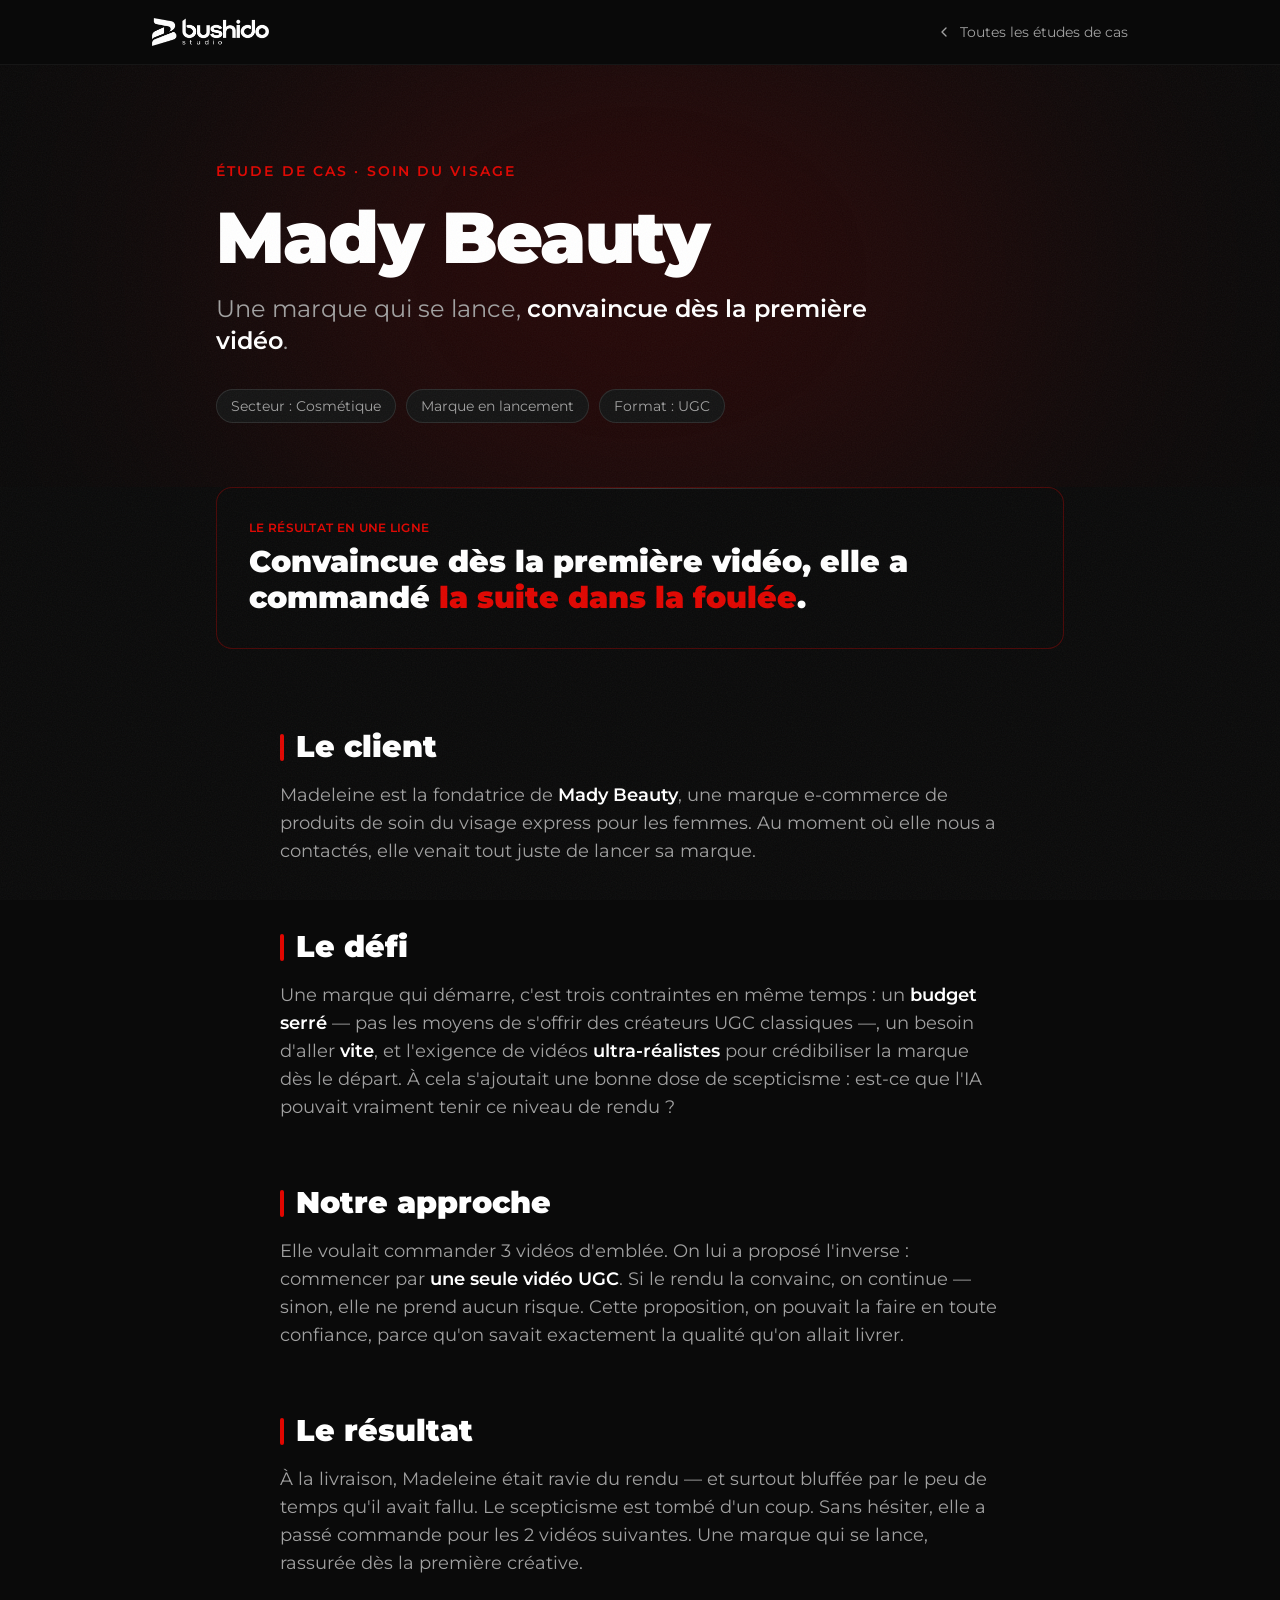
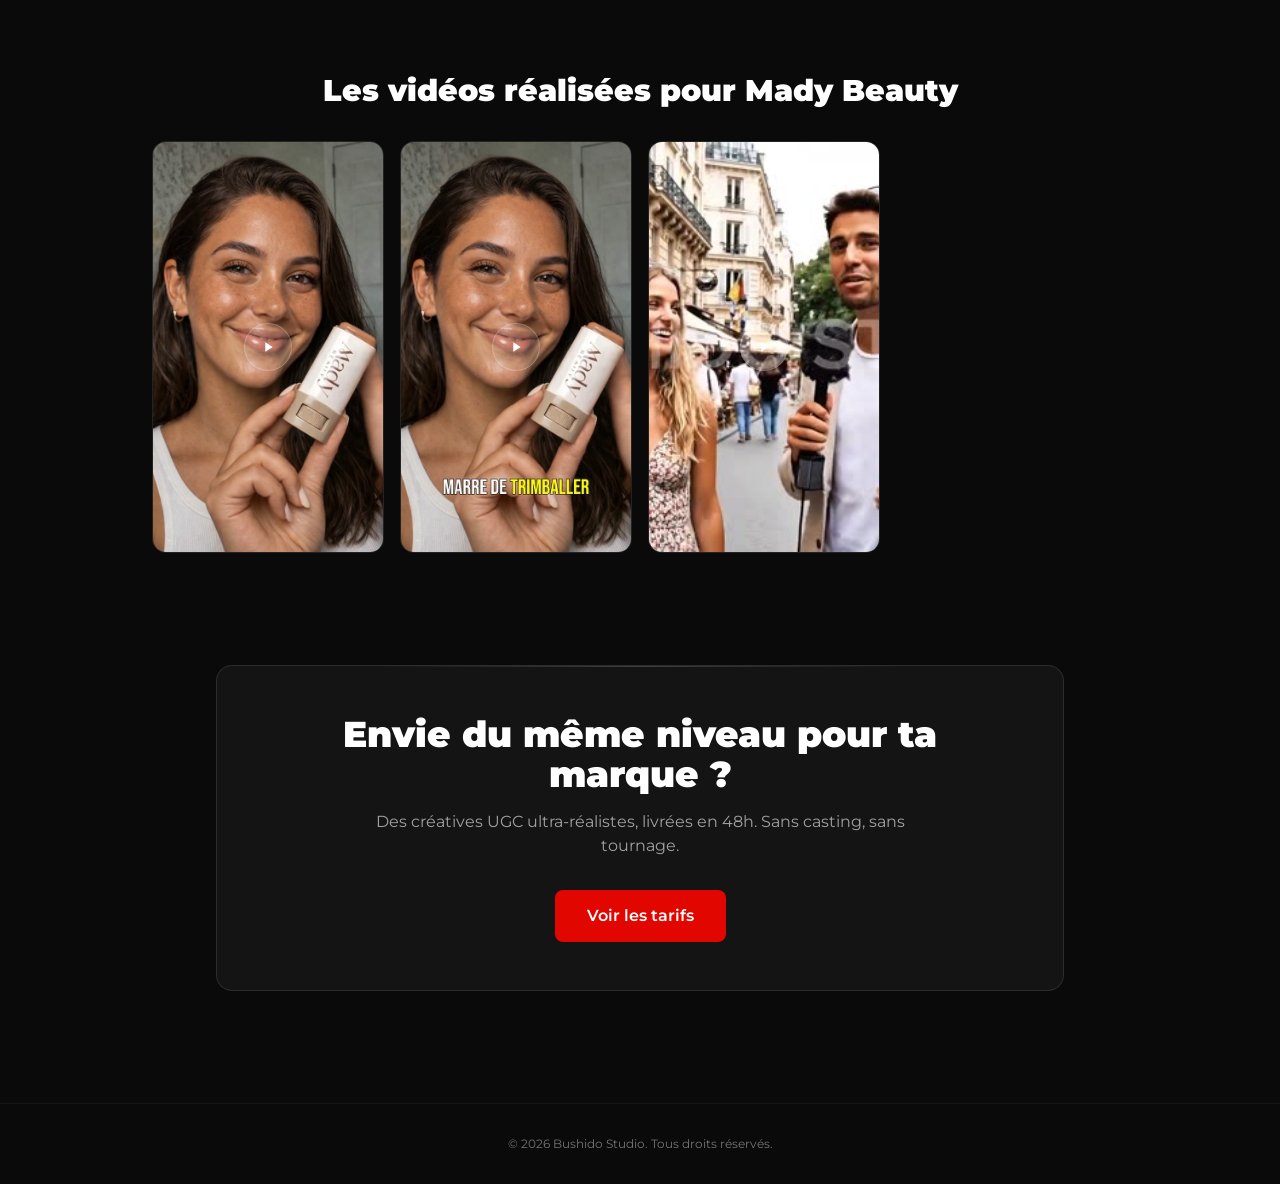
<file: etudes-de-cas/mady-beauty.html>
<!doctype html>
<html lang="fr">
<head>
<meta charset="UTF-8"/>
<meta name="viewport" content="width=device-width, initial-scale=1.0"/>
  <!-- Meta Pixel Code -->
  <script>
    !function(f,b,e,v,n,t,s){if(f.fbq)return;n=f.fbq=function(){n.callMethod?n.callMethod.apply(n,arguments):n.queue.push(arguments)};if(!f._fbq)f._fbq=n;n.push=n;n.loaded=!0;n.version='2.0';n.queue=[];t=b.createElement(e);t.async=!0;t.src=v;s=b.getElementsByTagName(e)[0];s.parentNode.insertBefore(t,s)}(window,document,'script','https://connect.facebook.net/en_US/fbevents.js');
    fbq('init','1843548410307810');
    fbq('track','PageView');
  </script>
  <noscript><img height="1" width="1" style="display:none" src="https://www.facebook.com/tr?id=1843548410307810&ev=PageView&noscript=1"/></noscript>
  <!-- End Meta Pixel Code -->

<title>Étude de cas · Mady Beauty — Bushido Studio</title>
<meta name="description" content="Mady Beauty, marque de soin visage tout juste lancée, convaincue dès la première vidéo UGC générée par IA."/>
<link rel="icon" type="image/png" href="../assets/favicon.png"/>
<link rel="preconnect" href="https://fonts.googleapis.com">
<link rel="preconnect" href="https://fonts.gstatic.com" crossorigin>
<link href="https://fonts.googleapis.com/css2?family=Montserrat:wght@400;500;600;700;900&display=swap" rel="stylesheet">
<link rel="stylesheet" href="../css/tailwind.css"/>
<link rel="stylesheet" href="../css/style.css"/>
<style>
.cs-figure{position:relative;aspect-ratio:9/16;border-radius:14px;overflow:hidden;background:#141414;cursor:pointer;border:1px solid #232323;transition:transform .35s ease,border-color .35s ease,box-shadow .35s ease}
.cs-figure:hover{transform:translateY(-6px);border-color:var(--bushido-red);box-shadow:0 20px 40px rgba(225,6,0,.18)}
.cs-figure video,.cs-figure .cs-poster{position:absolute;inset:0;width:100%;height:100%;object-fit:cover}
.cs-figure video{z-index:2}
.blade-title{position:relative;padding-left:1rem}.blade-title::before{content:"";position:absolute;left:0;top:.15em;bottom:.15em;width:4px;background:var(--bushido-red);border-radius:2px}
</style>
</head>
<body class="bg-bushido-black text-white font-body antialiased">
<div class="grain" aria-hidden="true"></div>
<header class="sticky top-0 z-40 bg-bushido-black/95 border-b border-white/5 backdrop-blur">
  <div class="max-w-5xl mx-auto px-4 sm:px-6 h-16 flex items-center justify-between">
    <a href="../index.html" class="flex items-center"><img src="../assets/logo-bushido-blanc.png" alt="Bushido Studio" class="h-7 w-auto"/></a>
    <a href="../index.html#etudes-de-cas" class="text-sm text-bushido-gray hover:text-white transition-colors inline-flex items-center gap-2">
      <svg width="16" height="16" viewBox="0 0 24 24" fill="none" stroke="currentColor" stroke-width="2"><path d="M15 18l-6-6 6-6" stroke-linecap="round" stroke-linejoin="round"/></svg>
      Toutes les études de cas
    </a>
  </div>
</header>
<main>
<section class="relative overflow-hidden pt-16 sm:pt-24 pb-12 sm:pb-16">
  <div class="pointer-events-none absolute top-[-10%] left-1/2 -translate-x-1/2 w-[800px] h-[500px] bg-bushido-red/15 blur-[140px] rounded-full"></div>
  <div class="relative max-w-4xl mx-auto px-4 sm:px-6">
    <p class="text-xs sm:text-sm font-semibold text-bushido-red uppercase tracking-[0.15em] mb-5">Étude de cas · Soin du visage</p>
    <h1 class="font-heading font-extrabold text-4xl sm:text-6xl lg:text-7xl leading-[1.05] tracking-tight">Mady Beauty</h1>
    <p class="mt-5 text-lg sm:text-2xl text-bushido-gray leading-snug max-w-2xl">Une marque qui se lance, <span class="text-white font-semibold">convaincue dès la première vidéo</span>.</p>
    <div class="mt-8 flex flex-wrap gap-2.5">
      <span class="px-3.5 py-1.5 rounded-full bg-bushido-card border border-white/10 text-xs sm:text-sm text-bushido-gray">Secteur : Cosmétique</span>
      <span class="px-3.5 py-1.5 rounded-full bg-bushido-card border border-white/10 text-xs sm:text-sm text-bushido-gray">Marque en lancement</span>
      <span class="px-3.5 py-1.5 rounded-full bg-bushido-card border border-white/10 text-xs sm:text-sm text-bushido-gray">Format : UGC</span></div>
  </div>
</section>
<section class="max-w-4xl mx-auto px-4 sm:px-6 mb-16 sm:mb-20">
  <div class="premium-card spotlight rounded-2xl bg-gradient-to-r from-bushido-red/15 to-transparent border border-bushido-red/30 p-6 sm:p-8">
    <p class="text-xs font-semibold text-bushido-red uppercase tracking-wide mb-2">Le résultat en une ligne</p>
    <p class="font-heading font-bold text-xl sm:text-3xl leading-snug">Convaincue dès la première vidéo, elle a commandé <span class="text-bushido-red">la suite dans la foulée</span>.</p>
  </div>
</section>
<article class="max-w-3xl mx-auto px-4 sm:px-6 space-y-14 sm:space-y-16">
  <div><h2 class="font-heading font-bold text-2xl sm:text-3xl mb-4 blade-title">Le client</h2><p class="text-bushido-gray text-base sm:text-lg leading-relaxed">Madeleine est la fondatrice de <span class="text-white font-semibold">Mady Beauty</span>, une marque e-commerce de produits de soin du visage express pour les femmes. Au moment où elle nous a contactés, elle venait tout juste de lancer sa marque.</p></div>
  <div><h2 class="font-heading font-bold text-2xl sm:text-3xl mb-4 blade-title">Le défi</h2><p class="text-bushido-gray text-base sm:text-lg leading-relaxed">Une marque qui démarre, c'est trois contraintes en même temps : un <span class="text-white font-semibold">budget serré</span> — pas les moyens de s'offrir des créateurs UGC classiques —, un besoin d'aller <span class="text-white font-semibold">vite</span>, et l'exigence de vidéos <span class="text-white font-semibold">ultra-réalistes</span> pour crédibiliser la marque dès le départ. À cela s'ajoutait une bonne dose de scepticisme : est-ce que l'IA pouvait vraiment tenir ce niveau de rendu ?</p></div>
  <div><h2 class="font-heading font-bold text-2xl sm:text-3xl mb-4 blade-title">Notre approche</h2><p class="text-bushido-gray text-base sm:text-lg leading-relaxed">Elle voulait commander 3 vidéos d'emblée. On lui a proposé l'inverse : commencer par <span class="text-white font-semibold">une seule vidéo UGC</span>. Si le rendu la convainc, on continue — sinon, elle ne prend aucun risque. Cette proposition, on pouvait la faire en toute confiance, parce qu'on savait exactement la qualité qu'on allait livrer.</p></div>
  <div><h2 class="font-heading font-bold text-2xl sm:text-3xl mb-4 blade-title">Le résultat</h2><p class="text-bushido-gray text-base sm:text-lg leading-relaxed">À la livraison, Madeleine était ravie du rendu — et surtout bluffée par le peu de temps qu'il avait fallu. Le scepticisme est tombé d'un coup. Sans hésiter, elle a passé commande pour les 2 vidéos suivantes. Une marque qui se lance, rassurée dès la première créative.</p></div>
</article>

<section class="max-w-5xl mx-auto px-4 sm:px-6 mt-16 sm:mt-24">
  <h2 class="font-heading font-bold text-2xl sm:text-3xl mb-8 text-center">Les vidéos réalisées pour Mady Beauty</h2>
  <div class="grid grid-cols-2 sm:grid-cols-3 lg:grid-cols-4 gap-4">
    <div class="cs-figure" data-src="../assets/videos/Mady_01.mp4"><img src="../assets/videos/posters/Mady_01.jpg" class="cs-poster" loading="lazy" alt=""/><video src="../assets/videos/Mady_01.mp4" muted loop playsinline preload="none"></video><div class="absolute inset-0 flex items-center justify-center pointer-events-none" style="z-index:3"><div class="w-12 h-12 rounded-full bg-white/10 border border-white/20 flex items-center justify-center"><svg width="16" height="16" viewBox="0 0 24 24" fill="none"><path d="M8 5v14l11-7-11-7z" fill="white"/></svg></div></div></div>
    <div class="cs-figure" data-src="../assets/videos/Mady_02.mp4"><img src="../assets/videos/posters/Mady_02.jpg" class="cs-poster" loading="lazy" alt=""/><video src="../assets/videos/Mady_02.mp4" muted loop playsinline preload="none"></video><div class="absolute inset-0 flex items-center justify-center pointer-events-none" style="z-index:3"><div class="w-12 h-12 rounded-full bg-white/10 border border-white/20 flex items-center justify-center"><svg width="16" height="16" viewBox="0 0 24 24" fill="none"><path d="M8 5v14l11-7-11-7z" fill="white"/></svg></div></div></div>
    <div class="cs-figure" data-src="../assets/videos/Mady_03.mp4"><img src="../assets/videos/posters/Mady_03.jpg" class="cs-poster" loading="lazy" alt=""/><video src="../assets/videos/Mady_03.mp4" muted loop playsinline preload="none"></video><div class="absolute inset-0 flex items-center justify-center pointer-events-none" style="z-index:3"><div class="w-12 h-12 rounded-full bg-white/10 border border-white/20 flex items-center justify-center"><svg width="16" height="16" viewBox="0 0 24 24" fill="none"><path d="M8 5v14l11-7-11-7z" fill="white"/></svg></div></div></div>
  </div>
</section>
<section class="max-w-4xl mx-auto px-4 sm:px-6 my-20 sm:my-28">
  <div class="premium-card spotlight rounded-2xl bg-bushido-card border border-white/10 p-8 sm:p-12 text-center">
    <h2 class="font-heading font-extrabold text-2xl sm:text-4xl">Envie du même niveau pour ta marque ?</h2>
    <p class="text-bushido-gray mt-4 max-w-xl mx-auto">Des créatives UGC ultra-réalistes, livrées en 48h. Sans casting, sans tournage.</p>
    <div class="mt-8 flex justify-center"><a href="../index.html#tarifs" class="inline-flex items-center justify-center px-8 py-3.5 rounded-lg bg-bushido-red hover:bg-bushido-red-hover text-white font-semibold transition-colors">Voir les tarifs</a></div>
  </div>
</section>
</main>
<footer class="border-t border-white/5 py-8 text-center text-xs text-bushido-gray/70">© 2026 Bushido Studio. Tous droits réservés.</footer>
<div id="lb" class="fixed inset-0 z-50 hidden items-center justify-center p-4 bg-black/85">
  <div class="relative w-full max-w-sm aspect-[9/16] rounded-2xl bg-bushido-card border border-white/10 overflow-hidden">
    <button id="lbc" class="absolute top-3 right-3 z-10 w-9 h-9 rounded-full bg-black/60 flex items-center justify-center text-white hover:bg-black/80"><svg width="16" height="16" viewBox="0 0 24 24" fill="none" stroke="currentColor" stroke-width="2"><path d="M6 6l12 12M6 18L18 6"/></svg></button>
    <div id="lbb" class="w-full h-full"></div>
  </div>
</div>
<script>
document.querySelectorAll('.cs-figure').forEach(function(f){
  var v=f.querySelector('video'); if(v){f.addEventListener('mouseenter',function(){v.play().catch(function(){});});f.addEventListener('mouseleave',function(){v.pause();v.currentTime=0;});}
  f.addEventListener('click',function(){var s=f.dataset.src; if(!s) return; document.getElementById('lbb').innerHTML='<video src="'+s+'" controls autoplay playsinline class="w-full h-full object-cover"></video>';var lb=document.getElementById('lb');lb.classList.remove('hidden');lb.classList.add('flex');document.body.style.overflow='hidden';});
});
function closeLb(){var lb=document.getElementById('lb');lb.classList.add('hidden');lb.classList.remove('flex');document.getElementById('lbb').innerHTML='';document.body.style.overflow='';}
document.getElementById('lbc').addEventListener('click',closeLb);
document.getElementById('lb').addEventListener('click',function(e){if(e.target.id==='lb')closeLb();});
</script>
</body>
</html>
</file>
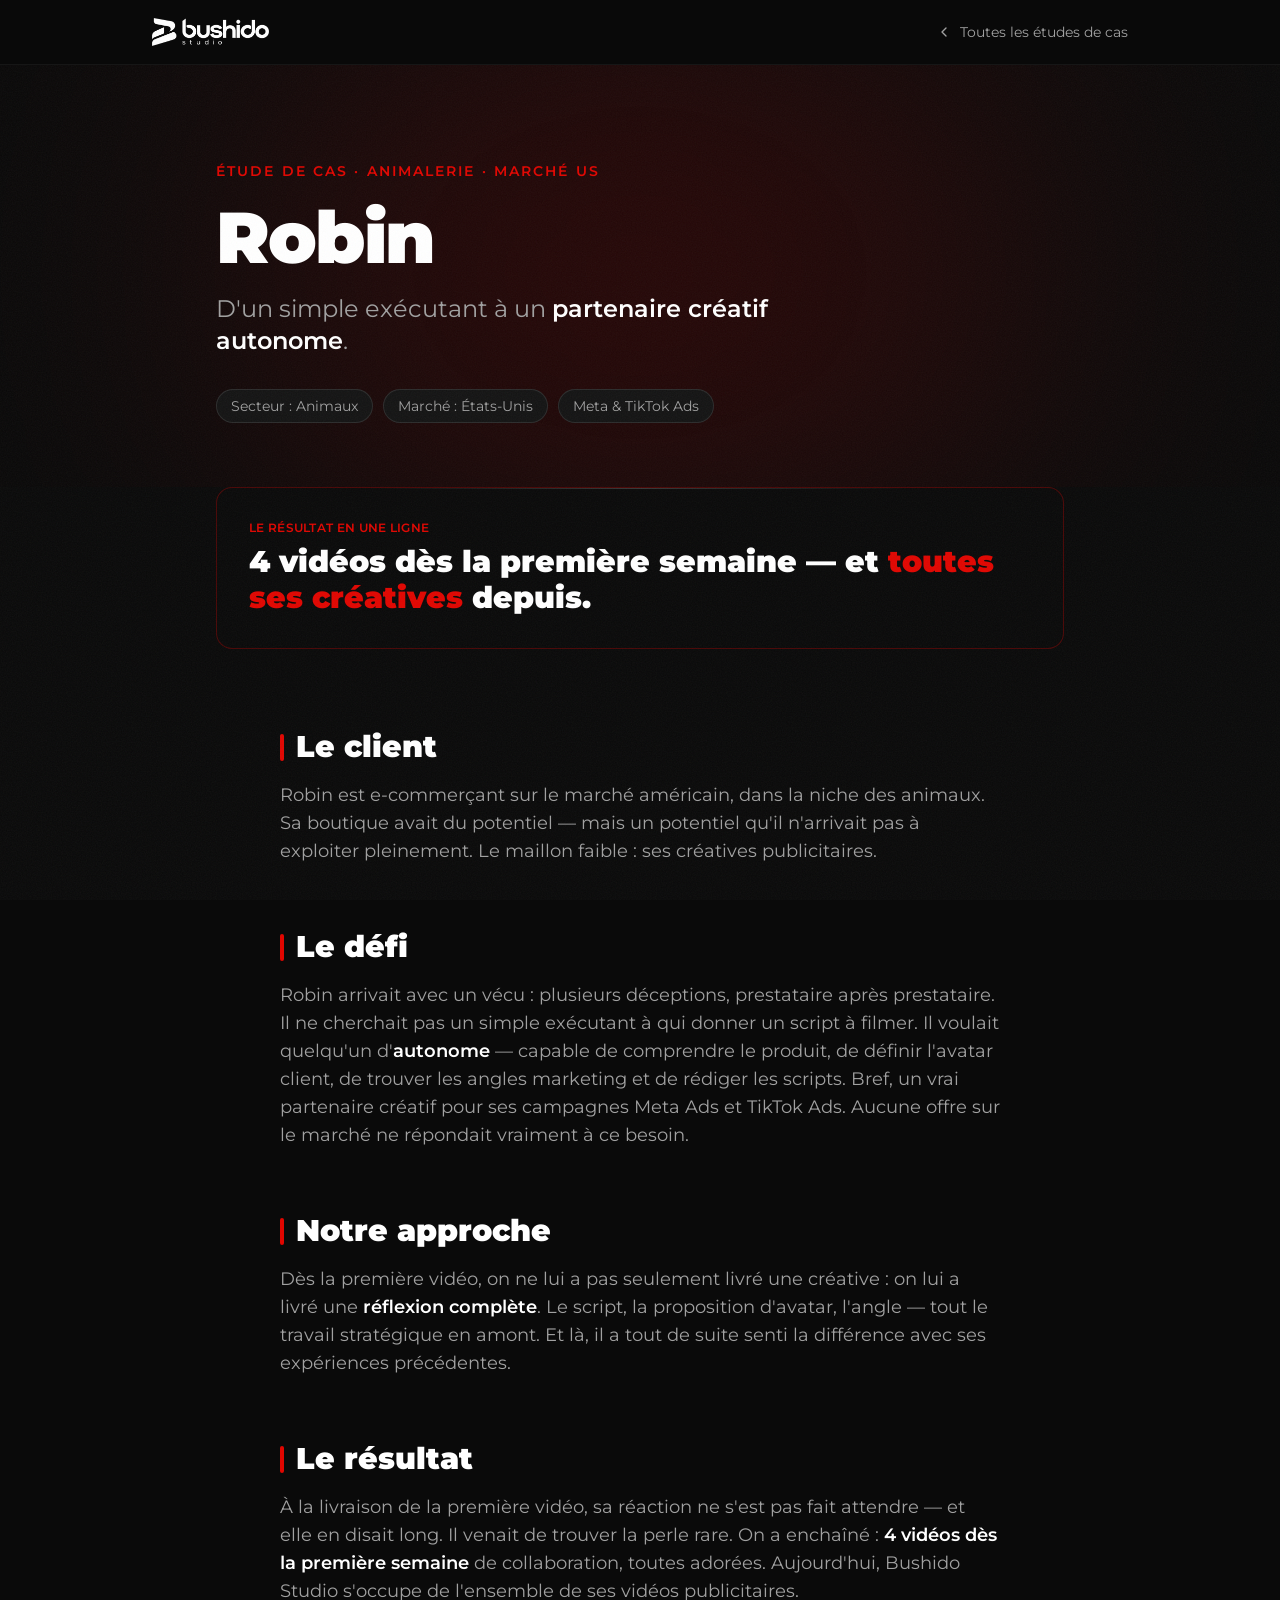
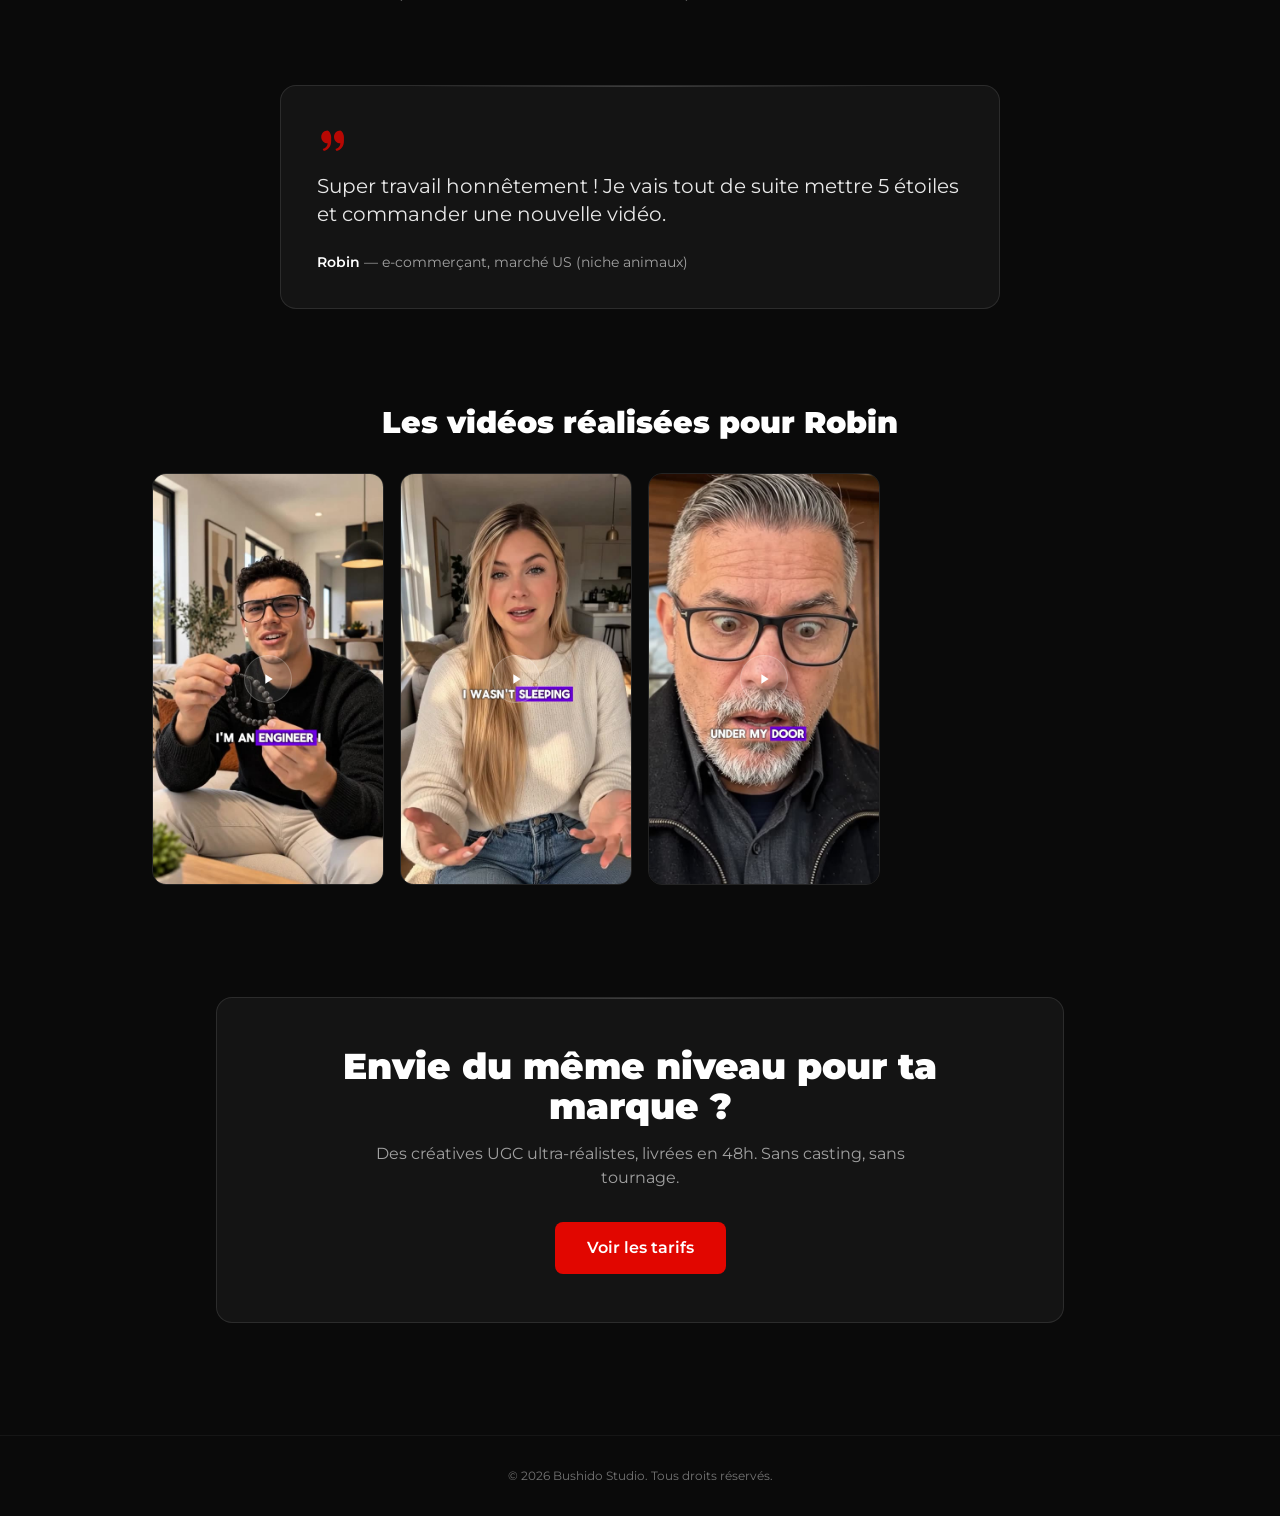
<file: etudes-de-cas/robin.html>
<!doctype html>
<html lang="fr">
<head>
<meta charset="UTF-8"/>
<meta name="viewport" content="width=device-width, initial-scale=1.0"/>
  <!-- Meta Pixel Code -->
  <script>
    !function(f,b,e,v,n,t,s){if(f.fbq)return;n=f.fbq=function(){n.callMethod?n.callMethod.apply(n,arguments):n.queue.push(arguments)};if(!f._fbq)f._fbq=n;n.push=n;n.loaded=!0;n.version='2.0';n.queue=[];t=b.createElement(e);t.async=!0;t.src=v;s=b.getElementsByTagName(e)[0];s.parentNode.insertBefore(t,s)}(window,document,'script','https://connect.facebook.net/en_US/fbevents.js');
    fbq('init','1843548410307810');
    fbq('track','PageView');
  </script>
  <noscript><img height="1" width="1" style="display:none" src="https://www.facebook.com/tr?id=1843548410307810&ev=PageView&noscript=1"/></noscript>
  <!-- End Meta Pixel Code -->

<title>Étude de cas · Robin — Bushido Studio</title>
<meta name="description" content="Bushido Studio, partenaire créatif autonome de Robin, e-commerçant US dans la niche animaux."/>
<link rel="icon" type="image/png" href="../assets/favicon.png"/>
<link rel="preconnect" href="https://fonts.googleapis.com">
<link rel="preconnect" href="https://fonts.gstatic.com" crossorigin>
<link href="https://fonts.googleapis.com/css2?family=Montserrat:wght@400;500;600;700;900&display=swap" rel="stylesheet">
<link rel="stylesheet" href="../css/tailwind.css"/>
<link rel="stylesheet" href="../css/style.css"/>
<style>
.cs-figure{position:relative;aspect-ratio:9/16;border-radius:14px;overflow:hidden;background:#141414;cursor:pointer;border:1px solid #232323;transition:transform .35s ease,border-color .35s ease,box-shadow .35s ease}
.cs-figure:hover{transform:translateY(-6px);border-color:var(--bushido-red);box-shadow:0 20px 40px rgba(225,6,0,.18)}
.cs-figure video,.cs-figure .cs-poster{position:absolute;inset:0;width:100%;height:100%;object-fit:cover}
.cs-figure video{z-index:2}
.blade-title{position:relative;padding-left:1rem}.blade-title::before{content:"";position:absolute;left:0;top:.15em;bottom:.15em;width:4px;background:var(--bushido-red);border-radius:2px}
</style>
</head>
<body class="bg-bushido-black text-white font-body antialiased">
<div class="grain" aria-hidden="true"></div>
<header class="sticky top-0 z-40 bg-bushido-black/95 border-b border-white/5 backdrop-blur">
  <div class="max-w-5xl mx-auto px-4 sm:px-6 h-16 flex items-center justify-between">
    <a href="../index.html" class="flex items-center"><img src="../assets/logo-bushido-blanc.png" alt="Bushido Studio" class="h-7 w-auto"/></a>
    <a href="../index.html#etudes-de-cas" class="text-sm text-bushido-gray hover:text-white transition-colors inline-flex items-center gap-2">
      <svg width="16" height="16" viewBox="0 0 24 24" fill="none" stroke="currentColor" stroke-width="2"><path d="M15 18l-6-6 6-6" stroke-linecap="round" stroke-linejoin="round"/></svg>
      Toutes les études de cas
    </a>
  </div>
</header>
<main>
<section class="relative overflow-hidden pt-16 sm:pt-24 pb-12 sm:pb-16">
  <div class="pointer-events-none absolute top-[-10%] left-1/2 -translate-x-1/2 w-[800px] h-[500px] bg-bushido-red/15 blur-[140px] rounded-full"></div>
  <div class="relative max-w-4xl mx-auto px-4 sm:px-6">
    <p class="text-xs sm:text-sm font-semibold text-bushido-red uppercase tracking-[0.15em] mb-5">Étude de cas · Animalerie · Marché US</p>
    <h1 class="font-heading font-extrabold text-4xl sm:text-6xl lg:text-7xl leading-[1.05] tracking-tight">Robin</h1>
    <p class="mt-5 text-lg sm:text-2xl text-bushido-gray leading-snug max-w-2xl">D'un simple exécutant à un <span class="text-white font-semibold">partenaire créatif autonome</span>.</p>
    <div class="mt-8 flex flex-wrap gap-2.5">
      <span class="px-3.5 py-1.5 rounded-full bg-bushido-card border border-white/10 text-xs sm:text-sm text-bushido-gray">Secteur : Animaux</span>
      <span class="px-3.5 py-1.5 rounded-full bg-bushido-card border border-white/10 text-xs sm:text-sm text-bushido-gray">Marché : États-Unis</span>
      <span class="px-3.5 py-1.5 rounded-full bg-bushido-card border border-white/10 text-xs sm:text-sm text-bushido-gray">Meta &amp; TikTok Ads</span></div>
  </div>
</section>
<section class="max-w-4xl mx-auto px-4 sm:px-6 mb-16 sm:mb-20">
  <div class="premium-card spotlight rounded-2xl bg-gradient-to-r from-bushido-red/15 to-transparent border border-bushido-red/30 p-6 sm:p-8">
    <p class="text-xs font-semibold text-bushido-red uppercase tracking-wide mb-2">Le résultat en une ligne</p>
    <p class="font-heading font-bold text-xl sm:text-3xl leading-snug">4 vidéos dès la première semaine — et <span class="text-bushido-red">toutes ses créatives</span> depuis.</p>
  </div>
</section>
<article class="max-w-3xl mx-auto px-4 sm:px-6 space-y-14 sm:space-y-16">
  <div><h2 class="font-heading font-bold text-2xl sm:text-3xl mb-4 blade-title">Le client</h2><p class="text-bushido-gray text-base sm:text-lg leading-relaxed">Robin est e-commerçant sur le marché américain, dans la niche des animaux. Sa boutique avait du potentiel — mais un potentiel qu'il n'arrivait pas à exploiter pleinement. Le maillon faible : ses créatives publicitaires.</p></div>
  <div><h2 class="font-heading font-bold text-2xl sm:text-3xl mb-4 blade-title">Le défi</h2><p class="text-bushido-gray text-base sm:text-lg leading-relaxed">Robin arrivait avec un vécu : plusieurs déceptions, prestataire après prestataire. Il ne cherchait pas un simple exécutant à qui donner un script à filmer. Il voulait quelqu'un d'<span class="text-white font-semibold">autonome</span> — capable de comprendre le produit, de définir l'avatar client, de trouver les angles marketing et de rédiger les scripts. Bref, un vrai partenaire créatif pour ses campagnes Meta Ads et TikTok Ads. Aucune offre sur le marché ne répondait vraiment à ce besoin.</p></div>
  <div><h2 class="font-heading font-bold text-2xl sm:text-3xl mb-4 blade-title">Notre approche</h2><p class="text-bushido-gray text-base sm:text-lg leading-relaxed">Dès la première vidéo, on ne lui a pas seulement livré une créative : on lui a livré une <span class="text-white font-semibold">réflexion complète</span>. Le script, la proposition d'avatar, l'angle — tout le travail stratégique en amont. Et là, il a tout de suite senti la différence avec ses expériences précédentes.</p></div>
  <div><h2 class="font-heading font-bold text-2xl sm:text-3xl mb-4 blade-title">Le résultat</h2><p class="text-bushido-gray text-base sm:text-lg leading-relaxed">À la livraison de la première vidéo, sa réaction ne s'est pas fait attendre — et elle en disait long. Il venait de trouver la perle rare. On a enchaîné : <span class="text-white font-semibold">4 vidéos dès la première semaine</span> de collaboration, toutes adorées. Aujourd'hui, Bushido Studio s'occupe de l'ensemble de ses vidéos publicitaires.</p></div>
</article>
<section class="max-w-3xl mx-auto px-4 sm:px-6 mt-16 sm:mt-20">
  <blockquote class="premium-card rounded-2xl bg-bushido-card border border-white/10 p-7 sm:p-9">
    <svg width="34" height="34" viewBox="0 0 24 24" fill="#E10600" class="opacity-80 mb-4"><path d="M7.5 6C5 6 3 8 3 10.5S5 15 7.5 15c0 2-1.5 3.5-3.5 4l.8 1.5c3.2-.9 5.2-3.6 5.2-7V10.5C10 8 8 6 7.5 6zm9 0C14 6 12 8 12 10.5s2 4.5 4.5 4.5c0 2-1.5 3.5-3.5 4l.8 1.5c3.2-.9 5.2-3.6 5.2-7V10.5C19 8 17 6 16.5 6z"/></svg>
    <p class="text-lg sm:text-xl leading-relaxed text-white/90">Super travail honnêtement ! Je vais tout de suite mettre 5 étoiles et commander une nouvelle vidéo.</p>
    <footer class="mt-6 text-sm text-bushido-gray"><span class="text-white font-semibold">Robin</span> — e-commerçant, marché US (niche animaux)</footer>
  </blockquote>
</section>
<section class="max-w-5xl mx-auto px-4 sm:px-6 mt-16 sm:mt-24">
  <h2 class="font-heading font-bold text-2xl sm:text-3xl mb-8 text-center">Les vidéos réalisées pour Robin</h2>
  <div class="grid grid-cols-2 sm:grid-cols-3 lg:grid-cols-4 gap-4">
    <div class="cs-figure" data-src="../assets/videos/Robin_01.mp4"><img src="../assets/videos/posters/Robin_01.jpg" class="cs-poster" loading="lazy" alt=""/><video src="../assets/videos/Robin_01.mp4" muted loop playsinline preload="none"></video><div class="absolute inset-0 flex items-center justify-center pointer-events-none" style="z-index:3"><div class="w-12 h-12 rounded-full bg-white/10 border border-white/20 flex items-center justify-center"><svg width="16" height="16" viewBox="0 0 24 24" fill="none"><path d="M8 5v14l11-7-11-7z" fill="white"/></svg></div></div></div>
    <div class="cs-figure" data-src="../assets/videos/Robin_02.mp4"><img src="../assets/videos/posters/Robin_02.jpg" class="cs-poster" loading="lazy" alt=""/><video src="../assets/videos/Robin_02.mp4" muted loop playsinline preload="none"></video><div class="absolute inset-0 flex items-center justify-center pointer-events-none" style="z-index:3"><div class="w-12 h-12 rounded-full bg-white/10 border border-white/20 flex items-center justify-center"><svg width="16" height="16" viewBox="0 0 24 24" fill="none"><path d="M8 5v14l11-7-11-7z" fill="white"/></svg></div></div></div>
    <div class="cs-figure" data-src="../assets/videos/Robin_03.mp4"><img src="../assets/videos/posters/Robin_03.jpg" class="cs-poster" loading="lazy" alt=""/><video src="../assets/videos/Robin_03.mp4" muted loop playsinline preload="none"></video><div class="absolute inset-0 flex items-center justify-center pointer-events-none" style="z-index:3"><div class="w-12 h-12 rounded-full bg-white/10 border border-white/20 flex items-center justify-center"><svg width="16" height="16" viewBox="0 0 24 24" fill="none"><path d="M8 5v14l11-7-11-7z" fill="white"/></svg></div></div></div>
  </div>
</section>
<section class="max-w-4xl mx-auto px-4 sm:px-6 my-20 sm:my-28">
  <div class="premium-card spotlight rounded-2xl bg-bushido-card border border-white/10 p-8 sm:p-12 text-center">
    <h2 class="font-heading font-extrabold text-2xl sm:text-4xl">Envie du même niveau pour ta marque ?</h2>
    <p class="text-bushido-gray mt-4 max-w-xl mx-auto">Des créatives UGC ultra-réalistes, livrées en 48h. Sans casting, sans tournage.</p>
    <div class="mt-8 flex justify-center"><a href="../index.html#tarifs" class="inline-flex items-center justify-center px-8 py-3.5 rounded-lg bg-bushido-red hover:bg-bushido-red-hover text-white font-semibold transition-colors">Voir les tarifs</a></div>
  </div>
</section>
</main>
<footer class="border-t border-white/5 py-8 text-center text-xs text-bushido-gray/70">© 2026 Bushido Studio. Tous droits réservés.</footer>
<div id="lb" class="fixed inset-0 z-50 hidden items-center justify-center p-4 bg-black/85">
  <div class="relative w-full max-w-sm aspect-[9/16] rounded-2xl bg-bushido-card border border-white/10 overflow-hidden">
    <button id="lbc" class="absolute top-3 right-3 z-10 w-9 h-9 rounded-full bg-black/60 flex items-center justify-center text-white hover:bg-black/80"><svg width="16" height="16" viewBox="0 0 24 24" fill="none" stroke="currentColor" stroke-width="2"><path d="M6 6l12 12M6 18L18 6"/></svg></button>
    <div id="lbb" class="w-full h-full"></div>
  </div>
</div>
<script>
document.querySelectorAll('.cs-figure').forEach(function(f){
  var v=f.querySelector('video'); if(v){f.addEventListener('mouseenter',function(){v.play().catch(function(){});});f.addEventListener('mouseleave',function(){v.pause();v.currentTime=0;});}
  f.addEventListener('click',function(){var s=f.dataset.src; if(!s) return; document.getElementById('lbb').innerHTML='<video src="'+s+'" controls autoplay playsinline class="w-full h-full object-cover"></video>';var lb=document.getElementById('lb');lb.classList.remove('hidden');lb.classList.add('flex');document.body.style.overflow='hidden';});
});
function closeLb(){var lb=document.getElementById('lb');lb.classList.add('hidden');lb.classList.remove('flex');document.getElementById('lbb').innerHTML='';document.body.style.overflow='';}
document.getElementById('lbc').addEventListener('click',closeLb);
document.getElementById('lb').addEventListener('click',function(e){if(e.target.id==='lb')closeLb();});
</script>
</body>
</html>
</file>
<file: css/style.css>
/* ==========================================================================
   Bushido Studio — Styles personnalisés (en complément de Tailwind CDN)
   Sommaire :
   1.  Variables & base
   2.  Grain filmique (texture du fond)
   3.  Animations au scroll
   4.  Profondeur des cartes (liseré + spotlight curseur)
   5.  Séparateurs "coup de sabre"
   6.  Bandeau marquee
   7.  Header / menu mobile
   8.  Cartes vidéo
   9.  Portfolio, comparaison, tarifs
   10. FAQ, pop-up, lightbox, toast
   11. Barre CTA mobile
   12. Accessibilité (reduced motion)
   ========================================================================== */

/* --------------------------------------------------------------------------
   1. VARIABLES & BASE
   -------------------------------------------------------------------------- */
:root {
  --bushido-red: #E10600;
  --bushido-red-hover: #B00500;
  --bushido-black: #0A0A0A;
  --bushido-card: #141414;
  --bushido-white: #FFFFFF;
  --bushido-gray: #A1A1A1;
}

/* Permet d'animer l'intensité du spotlight au survol (fallback : bascule immédiate) */
@property --spot {
  syntax: '<number>';
  inherits: false;
  initial-value: 0;
}

html {
  scroll-behavior: smooth;
}

/* Décalage du scroll pour ne pas passer sous le header sticky */
section[id],
div[id] {
  scroll-margin-top: 96px;
}

body {
  background-color: var(--bushido-black);
  font-family: 'Montserrat', sans-serif;
}

h1, h2, h3, h4, h5,
.font-heading {
  font-family: 'Montserrat', sans-serif;
  font-weight: 900;
}

/* Chiffres à chasse fixe : évite le tremblement des compteurs animés */
.tabular {
  font-variant-numeric: tabular-nums;
}

/* Scrollbar discrète sur fond noir */
::-webkit-scrollbar {
  width: 10px;
  height: 10px;
}
::-webkit-scrollbar-track {
  background: var(--bushido-black);
}
::-webkit-scrollbar-thumb {
  background: #2a2a2a;
  border-radius: 999px;
}
::-webkit-scrollbar-thumb:hover {
  background: var(--bushido-red);
}

/* --------------------------------------------------------------------------
   2. GRAIN FILMIQUE
   Couche fixe très légère qui casse la platitude du noir pur.
   z-index 30 : au-dessus du contenu, sous le header (40) et les modales (50).
   -------------------------------------------------------------------------- */
.grain {
  position: fixed;
  inset: 0;
  z-index: 30;
  pointer-events: none;
  opacity: 0.05;
  background-image: url("data:image/svg+xml,%3Csvg xmlns='http://www.w3.org/2000/svg' width='220' height='220'%3E%3Cfilter id='n'%3E%3CfeTurbulence type='fractalNoise' baseFrequency='0.8' numOctaves='3' stitchTiles='stitch'/%3E%3C/filter%3E%3Crect width='100%25' height='100%25' filter='url(%23n)'/%3E%3C/svg%3E");
  background-size: 220px 220px;
}

/* --------------------------------------------------------------------------
   3. ANIMATIONS AU SCROLL (fade-in / slide-up)
   -------------------------------------------------------------------------- */
.reveal {
  opacity: 0;
  transform: translateY(24px);
  transition: opacity 0.7s ease, transform 0.7s ease;
}
.reveal.is-visible {
  opacity: 1;
  transform: translateY(0);
}
.reveal-delay-1.is-visible { transition-delay: 0.08s; }
.reveal-delay-2.is-visible { transition-delay: 0.16s; }
.reveal-delay-3.is-visible { transition-delay: 0.24s; }
.reveal-delay-4.is-visible { transition-delay: 0.32s; }

/* Badge urgence clignotant discret */
@keyframes pulse-dot {
  0%, 100% { opacity: 1; }
  50% { opacity: 0.35; }
}
.pulse-dot {
  animation: pulse-dot 1.6s ease-in-out infinite;
}

/* --------------------------------------------------------------------------
   4. PROFONDEUR DES CARTES
   .premium-card : liseré lumineux sur l'arête supérieure.
   .spotlight    : halo rouge qui suit le curseur (variables posées en JS).
   -------------------------------------------------------------------------- */
.premium-card {
  position: relative;
}
.premium-card::before {
  content: '';
  position: absolute;
  top: 0;
  left: 18%;
  right: 18%;
  height: 1px;
  background: linear-gradient(90deg, transparent, rgba(255, 255, 255, 0.18), transparent);
  pointer-events: none;
}

.spotlight {
  background-image: radial-gradient(
    320px circle at var(--mx, 50%) var(--my, -20%),
    rgba(225, 6, 0, var(--spot, 0)),
    transparent 70%
  );
  background-repeat: no-repeat;
  transition: --spot 0.35s ease, border-color 0.35s ease, transform 0.35s ease;
}
.spotlight:hover {
  --spot: 0.16;
}

/* Halo diffus derrière les sections clés */
.section-glow {
  position: relative;
  isolation: isolate;
}
.section-glow::before {
  content: '';
  position: absolute;
  top: 0;
  left: 50%;
  width: min(900px, 90%);
  height: 340px;
  transform: translate(-50%, -40%);
  background: radial-gradient(ellipse at center, rgba(225, 6, 0, 0.13), transparent 70%);
  filter: blur(30px);
  pointer-events: none;
  z-index: -1;
}

/* --------------------------------------------------------------------------
   5. SÉPARATEURS "COUP DE SABRE"
   .hairline       : filet dégradé discret entre deux sections.
   .hairline.sabre : ajoute la lame rouge en diagonale (transitions clés).
   -------------------------------------------------------------------------- */
.hairline {
  position: relative;
  height: 1px;
  background: linear-gradient(
    90deg,
    transparent,
    rgba(255, 255, 255, 0.09) 22%,
    rgba(255, 255, 255, 0.09) 78%,
    transparent
  );
}
.hairline.sabre::after {
  content: '';
  position: absolute;
  top: 50%;
  left: 50%;
  width: 68px;
  height: 2px;
  border-radius: 2px;
  transform: translate(-50%, -50%) rotate(-32deg);
  background: linear-gradient(90deg, transparent, var(--bushido-red) 45%, #ff6b63 60%, transparent);
  box-shadow: 0 0 16px rgba(225, 6, 0, 0.65);
}

/* --------------------------------------------------------------------------
   6. BANDEAU MARQUEE (défilement continu)
   Le track contient deux groupes identiques : translateX(-50%) boucle sans saut.
   -------------------------------------------------------------------------- */
.marquee {
  overflow: hidden;
  -webkit-mask-image: linear-gradient(90deg, transparent, #000 7%, #000 93%, transparent);
  mask-image: linear-gradient(90deg, transparent, #000 7%, #000 93%, transparent);
}
.marquee-track {
  display: flex;
  width: max-content;
  animation: marquee 42s linear infinite;
}
.marquee:hover .marquee-track {
  animation-play-state: paused;
}
@keyframes marquee {
  to { transform: translateX(-50%); }
}
.marquee-group {
  display: flex;
  align-items: center;
  gap: 2.25rem;
  padding-right: 2.25rem;
}
.marquee-item {
  font-family: 'Montserrat', sans-serif;
  font-weight: 700;
  font-size: 0.8125rem;
  letter-spacing: 0.08em;
  text-transform: uppercase;
  color: rgba(255, 255, 255, 0.62);
  white-space: nowrap;
}
.marquee-item.accent {
  color: #fff;
}
/* Petite lame rouge en guise de séparateur */
.marquee-sep {
  display: block;
  width: 2px;
  height: 15px;
  border-radius: 2px;
  background: var(--bushido-red);
  transform: rotate(22deg);
  opacity: 0.85;
  flex-shrink: 0;
}

/* --------------------------------------------------------------------------
   7. HEADER / MENU MOBILE
   -------------------------------------------------------------------------- */
header.scrolled {
  box-shadow: 0 8px 24px rgba(0, 0, 0, 0.45);
  background-color: rgba(10, 10, 10, 0.92);
  backdrop-filter: blur(10px);
}

#mobile-menu {
  max-height: 0;
  overflow: hidden;
  transition: max-height 0.4s ease;
}
#mobile-menu.open {
  max-height: 480px;
}

/* --------------------------------------------------------------------------
   8. CARTES VIDÉO (placeholders 9:16)
   -------------------------------------------------------------------------- */
.video-card {
  position: relative;
  aspect-ratio: 9 / 16;
  border-radius: 14px;
  overflow: hidden;
  background-color: #121212;
  background-image: linear-gradient(155deg, #1c1c1c 0%, #0d0d0d 100%);
  border: 1px solid #232323;
  cursor: pointer;
  transition: transform 0.35s ease, border-color 0.35s ease, box-shadow 0.35s ease;
}
.video-card:hover {
  transform: translateY(-6px);
  border-color: var(--bushido-red);
  box-shadow: 0 20px 40px rgba(225, 6, 0, 0.18);
}
.video-card .play-btn {
  transition: transform 0.3s ease, background-color 0.3s ease;
}
.video-card:hover .play-btn {
  transform: scale(1.12);
  background-color: var(--bushido-red);
}
/* Aperçu vidéo injecté au survol (voir js/script.js) */
.video-card video {
  position: absolute;
  inset: 0;
  width: 100%;
  height: 100%;
  object-fit: cover;
}

/* --------------------------------------------------------------------------
   9. PORTFOLIO / COMPARAISON / TARIFS
   -------------------------------------------------------------------------- */
.portfolio-item {
  transition: opacity 0.35s ease, transform 0.35s ease;
}
.portfolio-item.hidden-item {
  display: none;
}

.compare-highlight {
  box-shadow: 0 0 0 1px rgba(225, 6, 0, 0.35), 0 30px 60px rgba(225, 6, 0, 0.12);
}

.pricing-popular {
  transform: scale(1.04);
  box-shadow: 0 0 0 1px rgba(225, 6, 0, 0.5), 0 30px 70px rgba(225, 6, 0, 0.2);
}
@media (max-width: 767px) {
  .pricing-popular {
    transform: scale(1);
  }
}

/* --------------------------------------------------------------------------
   10. FAQ / POP-UP / LIGHTBOX / TOAST
   -------------------------------------------------------------------------- */
.faq-answer {
  max-height: 0;
  overflow: hidden;
  transition: max-height 0.4s ease, padding 0.4s ease;
}
.faq-item.open .faq-answer {
  max-height: 400px;
}
.faq-item.open .faq-chevron {
  transform: rotate(180deg);
}
.faq-chevron {
  transition: transform 0.3s ease;
}

#email-popup-overlay {
  opacity: 0;
  pointer-events: none;
  transition: opacity 0.35s ease;
}
#email-popup-overlay.active {
  opacity: 1;
  pointer-events: auto;
}
#email-popup-box {
  transform: translateY(24px) scale(0.98);
  opacity: 0;
  transition: transform 0.4s ease, opacity 0.4s ease;
}
#email-popup-overlay.active #email-popup-box {
  transform: translateY(0) scale(1);
  opacity: 1;
}

#video-lightbox-overlay {
  opacity: 0;
  pointer-events: none;
  transition: opacity 0.3s ease;
}
#video-lightbox-overlay.active {
  opacity: 1;
  pointer-events: auto;
}

#copy-toast {
  transform: translateY(16px);
  opacity: 0;
  transition: transform 0.3s ease, opacity 0.3s ease;
}
#copy-toast.show {
  transform: translateY(0);
  opacity: 1;
}

/* Carrousel témoignages */
#testimonials-track {
  scroll-snap-type: x mandatory;
  -webkit-overflow-scrolling: touch;
}
#testimonials-track .testimonial-card {
  scroll-snap-align: start;
}

/* --------------------------------------------------------------------------
   11. BARRE CTA MOBILE (apparaît après le hero, se cache sur les tarifs/footer)
   -------------------------------------------------------------------------- */
#mobile-cta {
  transform: translateY(120%);
  transition: transform 0.4s cubic-bezier(0.22, 1, 0.36, 1);
  padding-bottom: max(0.75rem, env(safe-area-inset-bottom));
}
#mobile-cta.visible {
  transform: translateY(0);
}

/* Texte en dégradé pour les mots clés */
.text-gradient-red {
  background: linear-gradient(90deg, #E10600, #ff5a52);
  -webkit-background-clip: text;
  background-clip: text;
  color: transparent;
}

/* --------------------------------------------------------------------------
   12. ACCESSIBILITÉ — respect de "réduire les animations"
   -------------------------------------------------------------------------- */
@media (prefers-reduced-motion: reduce) {
  html { scroll-behavior: auto; }
  .reveal {
    opacity: 1 !important;
    transform: none !important;
    transition: none !important;
  }
  .marquee-track { animation: none !important; }
  .pulse-dot { animation: none !important; }
  .video-card:hover { transform: none; }
}


/* Vignettes (posters) des cartes vidéo — chargées en lazy, la vidéo au survol passe au-dessus */
.video-card .video-poster { position: absolute; inset: 0; width: 100%; height: 100%; object-fit: cover; }
.video-card video { z-index: 2; }
</file>
